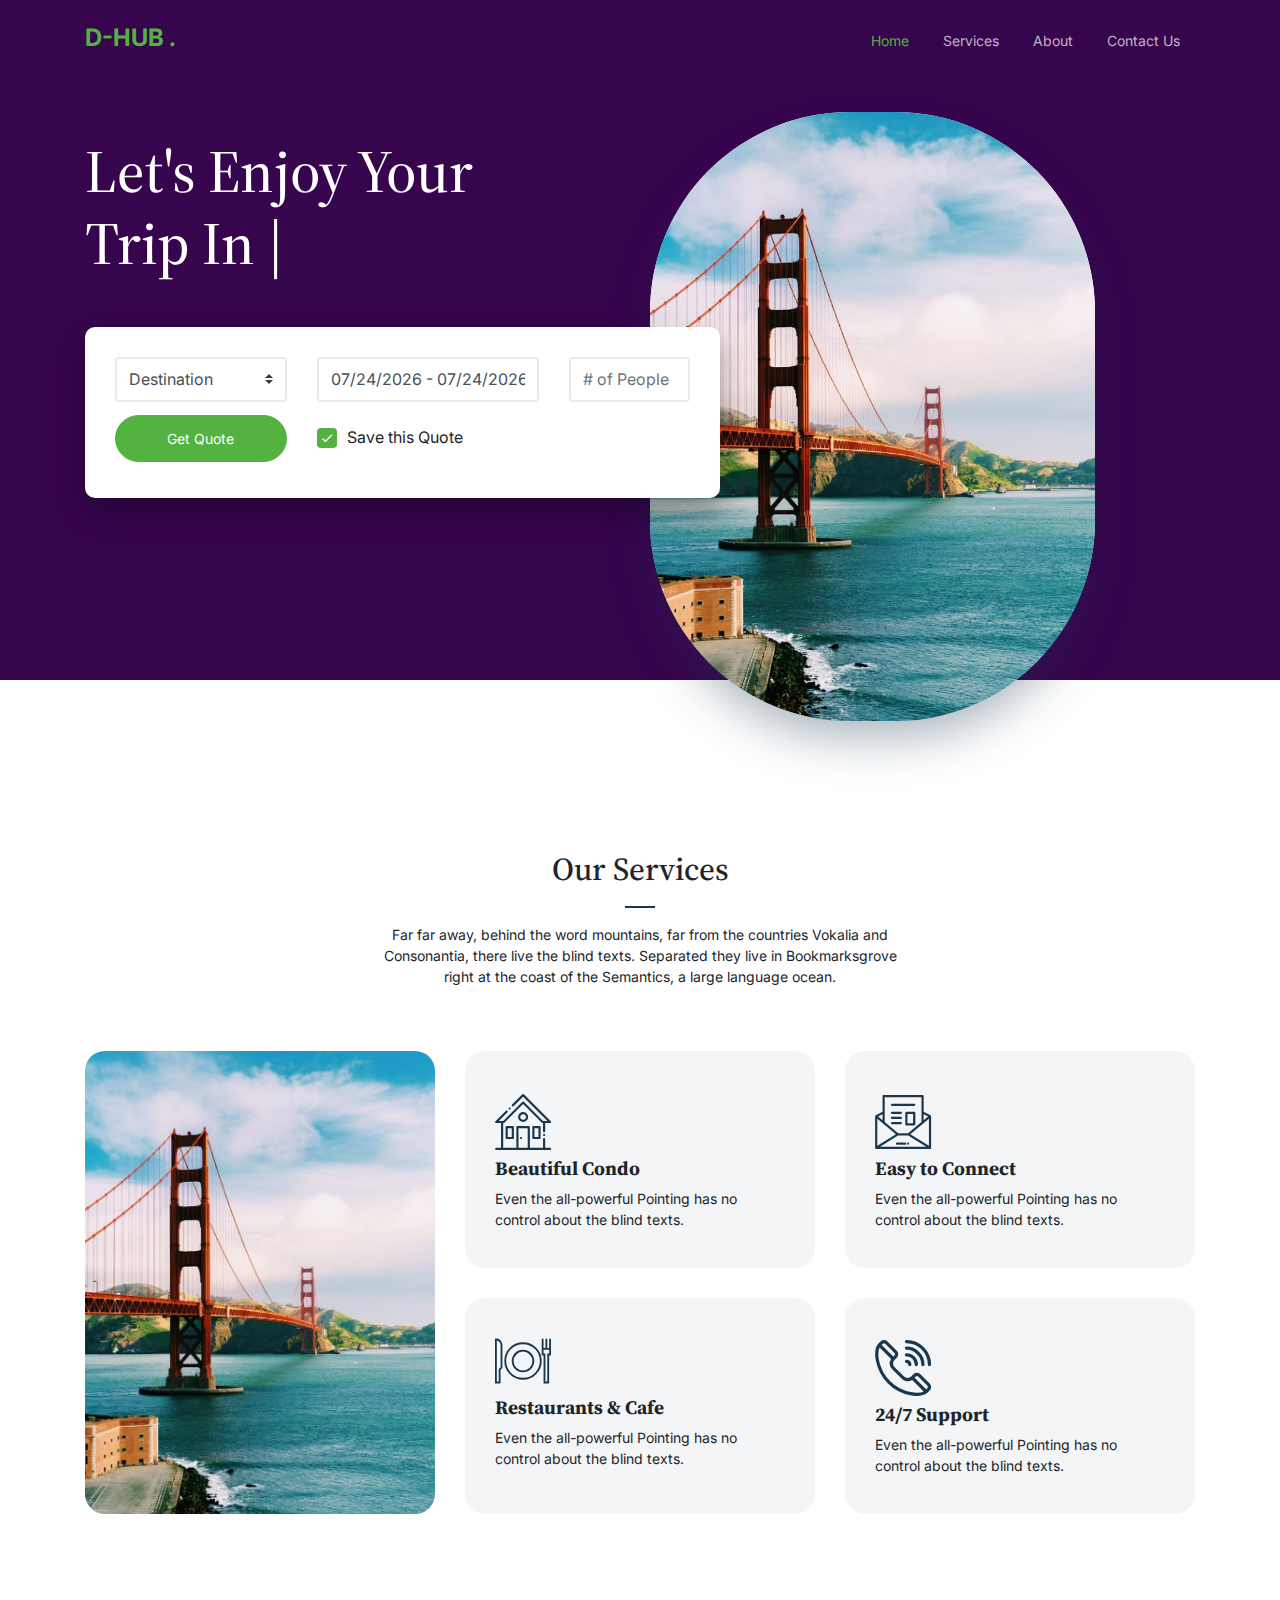
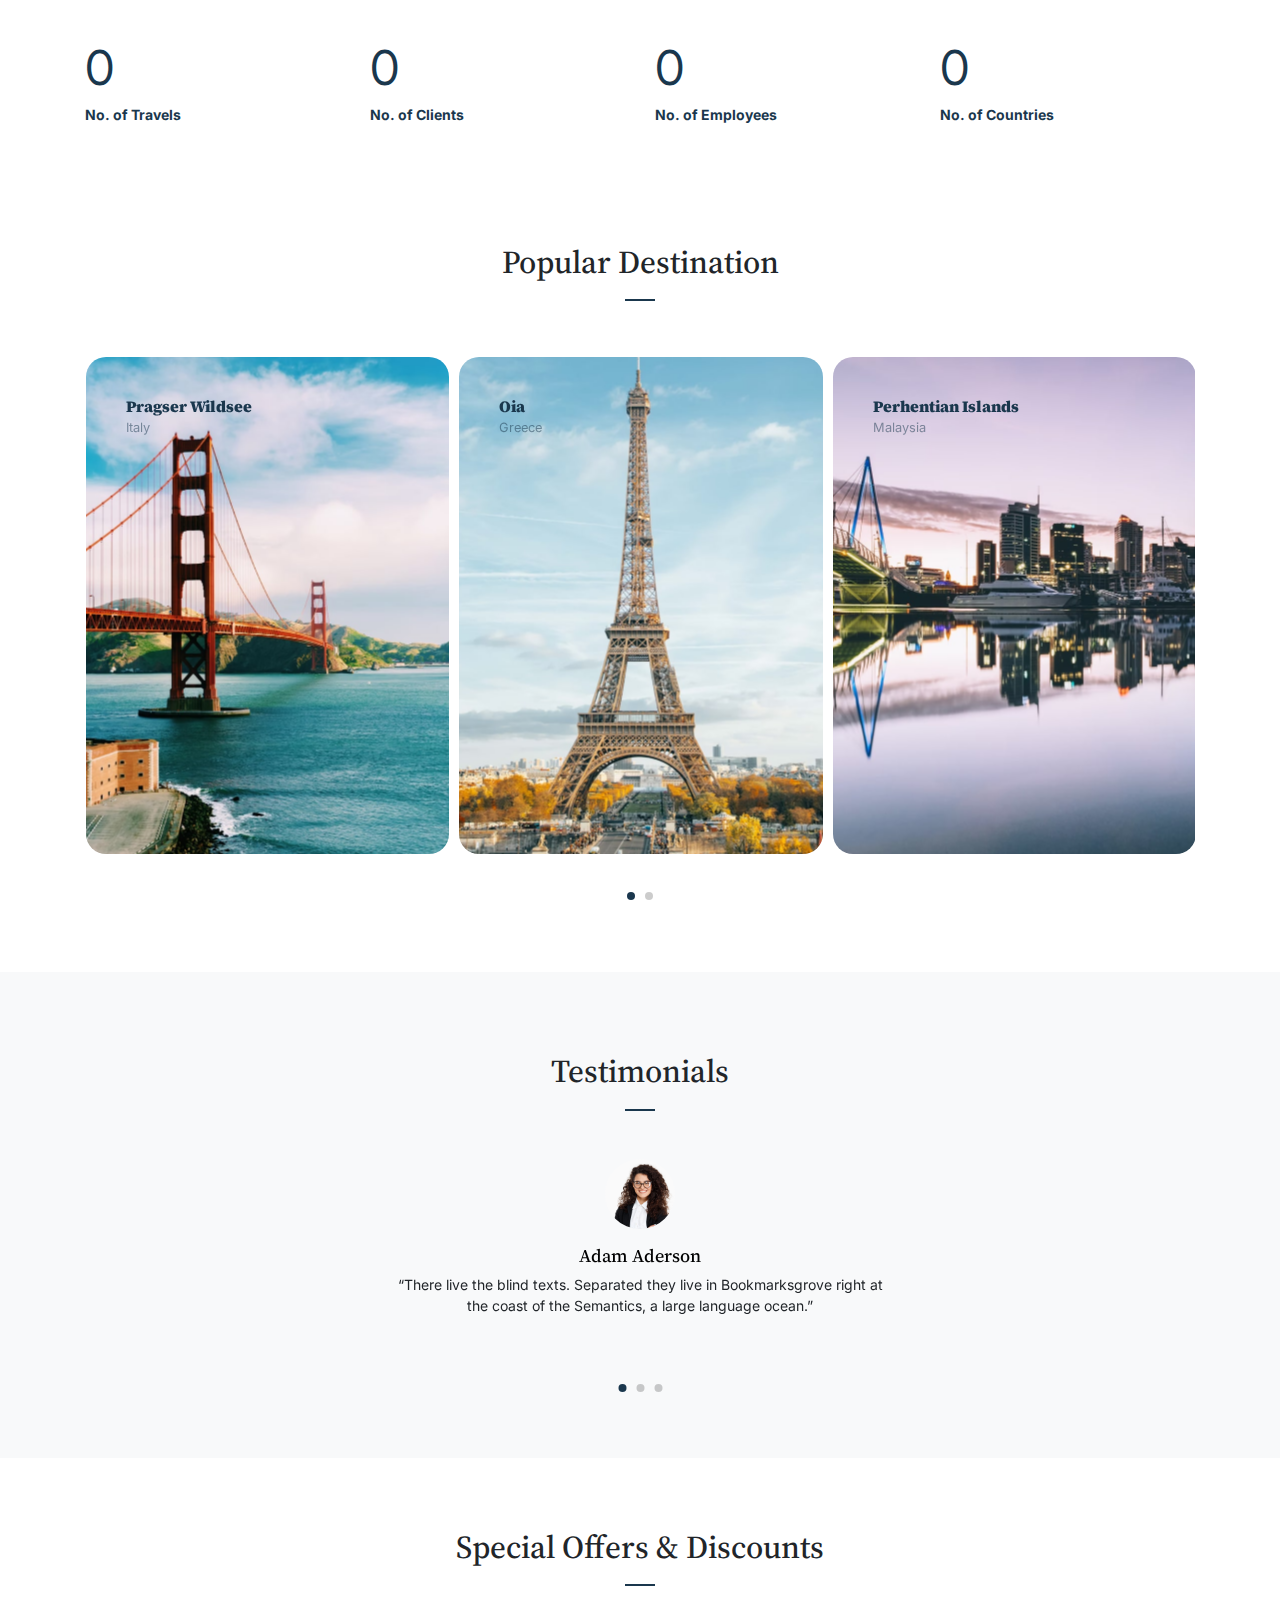
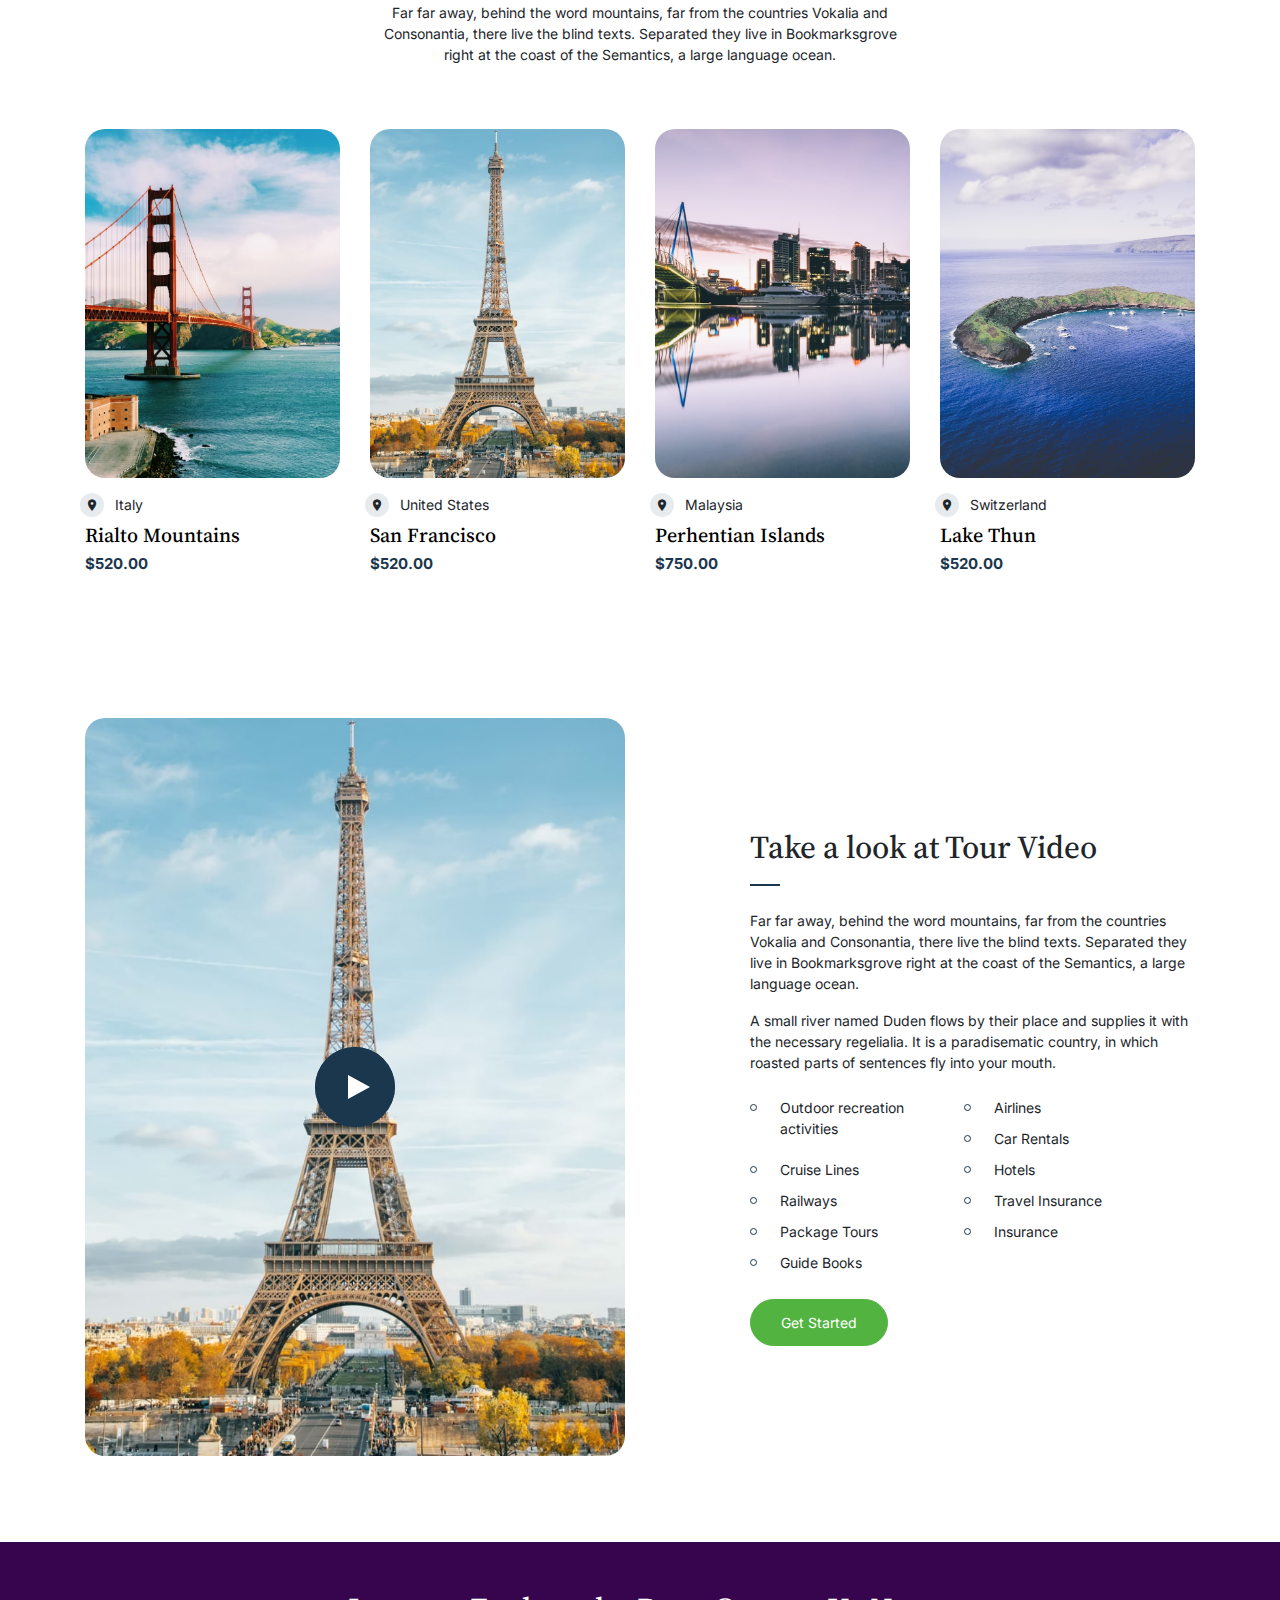
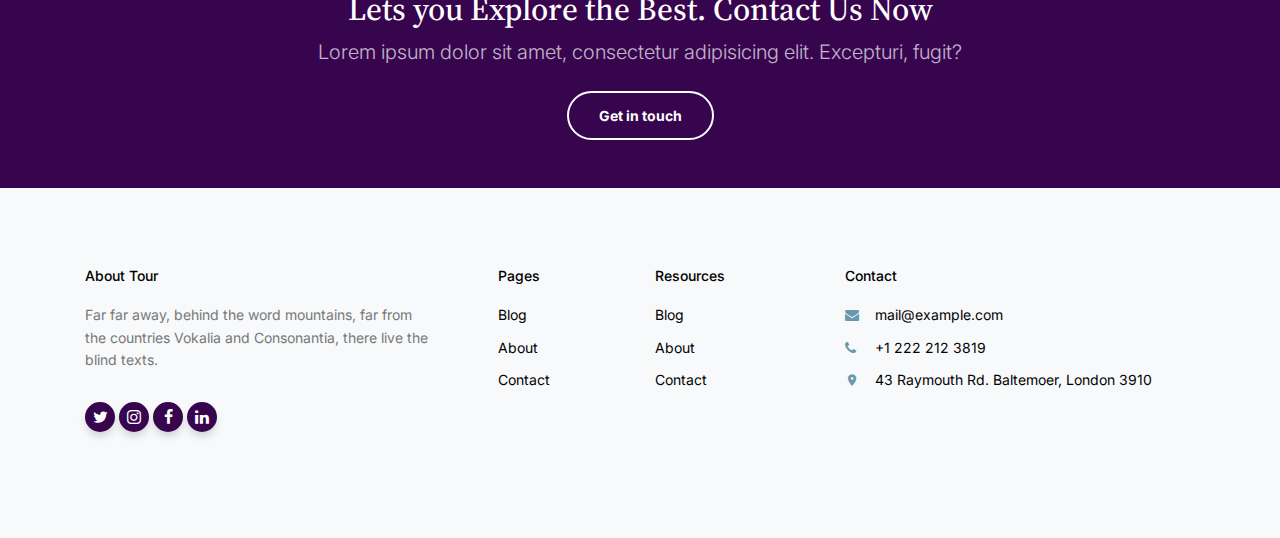
<file: index.html>
<!doctype html>
<html lang="en">
<head>
	<meta charset="utf-8">
	<meta name="viewport" content="width=device-width, initial-scale=1, shrink-to-fit=no">
	<meta name="author" content="Untree.co">
	<!-- <link rel="shortcut icon" href="favicon.png"> -->

	<meta name="description" content="" />
	<meta name="keywords" content="bootstrap, bootstrap4" />

	<link rel="preconnect" href="https://fonts.googleapis.com">
	<link rel="preconnect" href="https://fonts.gstatic.com" crossorigin>
	<link href="https://fonts.googleapis.com/css2?family=Inter:wght@400;700&family=Source+Serif+Pro:wght@400;700&display=swap" rel="stylesheet">

	<link rel="stylesheet" href="css/bootstrap.min.css">
	<link rel="stylesheet" href="css/owl.carousel.min.css">
	<link rel="stylesheet" href="css/owl.theme.default.min.css">
	<link rel="stylesheet" href="css/jquery.fancybox.min.css">
	<link rel="stylesheet" href="fonts/icomoon/style.css">
	<link rel="stylesheet" href="fonts/flaticon/font/flaticon.css">
	<link rel="stylesheet" href="css/daterangepicker.css">
	<link rel="stylesheet" href="css/aos.css">
	<link rel="stylesheet" href="css/style.css">

	<title>Home</title>
</head>

<body>


	<div class="site-mobile-menu site-navbar-target">
		<div class="site-mobile-menu-header">
			<div class="site-mobile-menu-close">
				<span class="icofont-close js-menu-toggle"></span>
			</div>
		</div>
		<div class="site-mobile-menu-body"></div>
	</div>

	<nav class="site-nav">
		<div class="container">
			<div class="site-navigation">
				<a href="index.html" class="logo m-0">D-HUB <span class="text-primary1">.</span></a>

				<ul class="js-clone-nav d-none d-lg-inline-block text-left site-menu float-right">
					<li class="active"><a href="index.html">Home</a></li>
					<li><a href="services.html">Services</a></li>
					<li><a href="about.html">About</a></li>
					<li><a href="contact.html">Contact Us</a></li>
				</ul>

				<a href="#" class="burger ml-auto float-right site-menu-toggle js-menu-toggle d-inline-block d-lg-none light" data-toggle="collapse" data-target="#main-navbar">
					<span></span>
				</a>

			</div>
		</div>
	</nav>


	<div class="hero">
		<div class="container">
			<div class="row align-items-center">
				<div class="col-lg-7">
					<div class="intro-wrap">
						<h1 class="mb-5"><span class="d-block">Let's Enjoy Your</span> Trip In <span class="typed-words"></span></h1>

						<div class="row">
							<div class="col-12">
								<form class="form">
									<div class="row mb-2">
										<div class="col-sm-12 col-md-6 mb-3 mb-lg-0 col-lg-4">
											<select name="" id="" class="form-control custom-select">
												<option value="">Destination</option>
												<option value="">Zimbabwe</option>
												<option value="">Zambia</option>
												<option value="">Nigeria</option>
												<option value="">Tanzania</option>
												<option value="">United States</option>
												<option value="">Israel</option>
												<option value="">China</option>
												<option value="">Russia</option>
											</select>
										</div>
										<div class="col-sm-12 col-md-6 mb-3 mb-lg-0 col-lg-5">
											<input type="text" class="form-control" name="daterange">
										</div>
										<div class="col-sm-12 col-md-6 mb-3 mb-lg-0 col-lg-3">
											<input type="text" class="form-control" placeholder="# of People">
										</div>

									</div>    
									<div class="row align-items-center">
										<div class="col-sm-12 col-md-6 mb-3 mb-lg-0 col-lg-4">
											<input type="submit" class="btn btn-primary btn-block" value="Get Quote">
										</div>
										<div class="col-lg-8">
											<label class="control control--checkbox mt-3">
												<span class="caption">Save this Quote</span>
												<input type="checkbox" checked="checked" />
												<div class="control__indicator"></div>
											</label>
										</div>
									</div>
								</form>
							</div>
						</div>
					</div>
				</div>
				<div class="col-lg-5">
					<div class="slides">
						<img src="images/hero-slider-1.jpg" alt="Image" class="img-fluid active">
						<img src="images/hero-slider-2.jpg" alt="Image" class="img-fluid">
						<img src="images/hero-slider-3.jpg" alt="Image" class="img-fluid">
						<img src="images/hero-slider-4.jpg" alt="Image" class="img-fluid">
						<img src="images/hero-slider-5.jpg" alt="Image" class="img-fluid">
					</div>
				</div>
			</div>
		</div>
	</div>


	<div class="untree_co-section">
		<div class="container">
			<div class="row mb-5 justify-content-center">
				<div class="col-lg-6 text-center">
					<h2 class="section-title text-center mb-3">Our Services</h2>
					<p>Far far away, behind the word mountains, far from the countries Vokalia and Consonantia, there live the blind texts. Separated they live in Bookmarksgrove right at the coast of the Semantics, a large language ocean.</p>
				</div>
			</div>
			<div class="row align-items-stretch">
				<div class="col-lg-4 order-lg-1">
					<div class="h-100"><div class="frame h-100"><div class="feature-img-bg h-100" style="background-image: url('images/hero-slider-1.jpg');"></div></div></div>
				</div>

				<div class="col-6 col-sm-6 col-lg-4 feature-1-wrap d-md-flex flex-md-column order-lg-1" >

					<div class="feature-1 d-md-flex">
						<div class="align-self-center">
							<span class="flaticon-house display-4 text-primary"></span>
							<h3>Beautiful Condo</h3>
							<p class="mb-0">Even the all-powerful Pointing has no control about the blind texts.</p>
						</div>
					</div>

					<div class="feature-1 ">
						<div class="align-self-center">
							<span class="flaticon-restaurant display-4 text-primary"></span>
							<h3>Restaurants & Cafe</h3>
							<p class="mb-0">Even the all-powerful Pointing has no control about the blind texts.</p>
						</div>
					</div>

				</div>

				<div class="col-6 col-sm-6 col-lg-4 feature-1-wrap d-md-flex flex-md-column order-lg-3" >

					<div class="feature-1 d-md-flex">
						<div class="align-self-center">
							<span class="flaticon-mail display-4 text-primary"></span>
							<h3>Easy to Connect</h3>
							<p class="mb-0">Even the all-powerful Pointing has no control about the blind texts.</p>
						</div>
					</div>

					<div class="feature-1 d-md-flex">
						<div class="align-self-center">
							<span class="flaticon-phone-call display-4 text-primary"></span>
							<h3>24/7 Support</h3>
							<p class="mb-0">Even the all-powerful Pointing has no control about the blind texts.</p>
						</div>
					</div>

				</div>

			</div>
		</div>
	</div>

	<div class="untree_co-section count-numbers py-5">
		<div class="container">
			<div class="row">
				<div class="col-6 col-sm-6 col-md-6 col-lg-3">
					<div class="counter-wrap">
						<div class="counter">
							<span class="" data-number="9313">0</span>
						</div>
						<span class="caption">No. of Travels</span>
					</div>
				</div>
				<div class="col-6 col-sm-6 col-md-6 col-lg-3">
					<div class="counter-wrap">
						<div class="counter">
							<span class="" data-number="8492">0</span>
						</div>
						<span class="caption">No. of Clients</span>
					</div>
				</div>
				<div class="col-6 col-sm-6 col-md-6 col-lg-3">
					<div class="counter-wrap">
						<div class="counter">
							<span class="" data-number="100">0</span>
						</div>
						<span class="caption">No. of Employees</span>
					</div>
				</div>
				<div class="col-6 col-sm-6 col-md-6 col-lg-3">
					<div class="counter-wrap">
						<div class="counter">
							<span class="" data-number="120">0</span>
						</div>
						<span class="caption">No. of Countries</span>
					</div>
				</div>
			</div>
		</div>
	</div>



	<div class="untree_co-section">
		<div class="container">
			<div class="row text-center justify-content-center mb-5">
				<div class="col-lg-7"><h2 class="section-title text-center">Popular Destination</h2></div>
			</div>

			<div class="owl-carousel owl-3-slider">

				<div class="item">
					<a class="media-thumb" href="images/hero-slider-1.jpg" data-fancybox="gallery">
						<div class="media-text">
							<h3>Pragser Wildsee</h3>
							<span class="location">Italy</span>
						</div>
						<img src="images/hero-slider-1.jpg" alt="Image" class="img-fluid">
					</a> 
				</div>

				<div class="item">
					<a class="media-thumb" href="images/hero-slider-2.jpg" data-fancybox="gallery">
						<div class="media-text">
							<h3>Oia</h3>
							<span class="location">Greece</span>
						</div>
						<img src="images/hero-slider-2.jpg" alt="Image" class="img-fluid">
					</a> 
				</div>

				<div class="item">
					<a class="media-thumb" href="images/hero-slider-3.jpg" data-fancybox="gallery">
						<div class="media-text">
							<h3>Perhentian Islands</h3>
							<span class="location">Malaysia</span>
						</div>
						<img src="images/hero-slider-3.jpg" alt="Image" class="img-fluid">
					</a> 
				</div>


				<div class="item">
					<a class="media-thumb" href="images/hero-slider-4.jpg" data-fancybox="gallery">
						<div class="media-text">
							<h3>Rialto Bridge</h3>
							<span class="location">Italy</span>
						</div>
						<img src="images/hero-slider-4.jpg" alt="Image" class="img-fluid">
					</a> 
				</div>

				<div class="item">
					<a class="media-thumb" href="images/hero-slider-5.jpg" data-fancybox="gallery">
						<div class="media-text">
							<h3>San Francisco, United States</h3>
							<span class="location">United States</span>
						</div>
						<img src="images/hero-slider-5.jpg" alt="Image" class="img-fluid">
					</a> 
				</div>

				<div class="item">
					<a class="media-thumb" href="images/hero-slider-1.jpg" data-fancybox="gallery">
						<div class="media-text">
							<h3>Lake Thun</h3>
							<span class="location">Switzerland</span>
						</div>
						<img src="images/hero-slider-2.jpg" alt="Image" class="img-fluid">
					</a> 
				</div>

			</div>

		</div>
	</div>


	<div class="untree_co-section testimonial-section mt-5">
		<div class="container">
			<div class="row justify-content-center">
				<div class="col-lg-7 text-center">
					<h2 class="section-title text-center mb-5">Testimonials</h2>

					<div class="owl-single owl-carousel no-nav">
						<div class="testimonial mx-auto">
							<figure class="img-wrap">
								<img src="images/person_2.jpg" alt="Image" class="img-fluid">
							</figure>
							<h3 class="name">Adam Aderson</h3>
							<blockquote>
								<p>&ldquo;There live the blind texts. Separated they live in Bookmarksgrove right at the coast of the Semantics, a large language ocean.&rdquo;</p>
							</blockquote>
						</div>

						<div class="testimonial mx-auto">
							<figure class="img-wrap">
								<img src="images/person_3.jpg" alt="Image" class="img-fluid">
							</figure>
							<h3 class="name">Lukas Devlin</h3>
							<blockquote>
								<p>&ldquo;There live the blind texts. Separated they live in Bookmarksgrove right at the coast of the Semantics, a large language ocean.&rdquo;</p>
							</blockquote>
						</div>

						<div class="testimonial mx-auto">
							<figure class="img-wrap">
								<img src="images/person_4.jpg" alt="Image" class="img-fluid">
							</figure>
							<h3 class="name">Kayla Bryant</h3>
							<blockquote>
								<p>&ldquo;There live the blind texts. Separated they live in Bookmarksgrove right at the coast of the Semantics, a large language ocean.&rdquo;</p>
							</blockquote>
						</div>

					</div>

				</div>
			</div>
		</div>
	</div>


	<div class="untree_co-section">
		<div class="container">
			<div class="row justify-content-center text-center mb-5">
				<div class="col-lg-6">
					<h2 class="section-title text-center mb-3">Special Offers &amp; Discounts</h2>
					<p>Far far away, behind the word mountains, far from the countries Vokalia and Consonantia, there live the blind texts. Separated they live in Bookmarksgrove right at the coast of the Semantics, a large language ocean.</p>
				</div>
			</div>
			<div class="row">
				<div class="col-6 col-sm-6 col-md-6 col-lg-3 mb-4 mb-lg-0">
					<div class="media-1">
						<a href="#" class="d-block mb-3"><img src="images/hero-slider-1.jpg" alt="Image" class="img-fluid"></a>
						<span class="d-flex align-items-center loc mb-2">
							<span class="icon-room mr-3"></span>
							<span>Italy</span>
						</span>
						<div class="d-flex align-items-center">
							<div>
								<h3><a href="#">Rialto Mountains</a></h3>
								<div class="price ml-auto">
									<span>$520.00</span>
								</div>
							</div>
							
						</div>
						
					</div>
				</div>
				<div class="col-6 col-sm-6 col-md-6 col-lg-3 mb-4 mb-lg-0">
					<div class="media-1">
						<a href="#" class="d-block mb-3"><img src="images/hero-slider-2.jpg" alt="Image" class="img-fluid"></a>
						<span class="d-flex align-items-center loc mb-2">
							<span class="icon-room mr-3"></span>
							<span>United States</span>
						</span>
						<div class="d-flex align-items-center">
							<div>
								<h3><a href="#">San Francisco</a></h3>
								<div class="price ml-auto">
									<span>$520.00</span>
								</div>
							</div>
							
						</div>
						
					</div>
				</div>
				<div class="col-6 col-sm-6 col-md-6 col-lg-3 mb-4 mb-lg-0">
					<div class="media-1">
						<a href="#" class="d-block mb-3"><img src="images/hero-slider-3.jpg" alt="Image" class="img-fluid"></a>
						<span class="d-flex align-items-center loc mb-2">
							<span class="icon-room mr-3"></span>
							<span>Malaysia</span>
						</span>
						<div class="d-flex align-items-center">
							<div>
								<h3><a href="#">Perhentian Islands</a></h3>
								<div class="price ml-auto">
									<span>$750.00</span>
								</div>
							</div>
							
						</div>
						
					</div>
				</div>
				<div class="col-6 col-sm-6 col-md-6 col-lg-3 mb-4 mb-lg-0">
					<div class="media-1">
						<a href="#" class="d-block mb-3"><img src="images/hero-slider-4.jpg" alt="Image" class="img-fluid"></a>

						<span class="d-flex align-items-center loc mb-2">
							<span class="icon-room mr-3"></span>
							<span>Switzerland</span>
						</span>

						<div class="d-flex align-items-center">
							<div>
								<h3><a href="#">Lake Thun</a></h3>
								<div class="price ml-auto">
									<span>$520.00</span>
								</div>
							</div>
							
						</div>
						
					</div>
				</div>
			</div>
		</div>
	</div>

	<div class="untree_co-section">
		<div class="container">
			<div class="row justify-content-between align-items-center">
				
				<div class="col-lg-6">
					<figure class="img-play-video">
						<a id="play-video" class="video-play-button" href="https://www.youtube.com/watch?v=mwtbEGNABWU" data-fancybox>
							<span></span>
						</a>
						<img src="images/hero-slider-2.jpg" alt="Image" class="img-fluid rounded-20">
					</figure>
				</div>

				<div class="col-lg-5">
					<h2 class="section-title text-left mb-4">Take a look at Tour Video</h2>
					<p>Far far away, behind the word mountains, far from the countries Vokalia and Consonantia, there live the blind texts. Separated they live in Bookmarksgrove right at the coast of the Semantics, a large language ocean.</p>

					<p class="mb-4">A small river named Duden flows by their place and supplies it with the necessary regelialia. It is a paradisematic country, in which roasted parts of sentences fly into your mouth.</p>

					<ul class="list-unstyled two-col clearfix">
						<li>Outdoor recreation activities</li>
						<li>Airlines</li>
						<li>Car Rentals</li>
						<li>Cruise Lines</li>
						<li>Hotels</li>
						<li>Railways</li>
						<li>Travel Insurance</li>
						<li>Package Tours</li>
						<li>Insurance</li>
						<li>Guide Books</li>
					</ul>

					<p><a href="#" class="btn btn-primary">Get Started</a></p>

					
				</div>
			</div>
		</div>
	</div>

	
	
	<div class="py-5 cta-section">
		<div class="container">
			<div class="row text-center">
				<div class="col-md-12">
					<h2 class="mb-2 text-white">Lets you Explore the Best. Contact Us Now</h2>
					<p class="mb-4 lead text-white text-white-opacity">Lorem ipsum dolor sit amet, consectetur adipisicing elit. Excepturi, fugit?</p>
					<p class="mb-0"><a href="booking.html" class="btn btn-outline-white text-white btn-md font-weight-bold">Get in touch</a></p>
				</div>
			</div>
		</div>
	</div>

	<div class="site-footer">
		<div class="inner first">
			<div class="container">
				<div class="row">
					<div class="col-md-6 col-lg-4">
						<div class="widget">
							<h3 class="heading">About Tour</h3>
							<p>Far far away, behind the word mountains, far from the countries Vokalia and Consonantia, there live the blind texts.</p>
						</div>
						<div class="widget">
							<ul class="list-unstyled social">
								<li><a href="#"><span class="icon-twitter"></span></a></li>
								<li><a href="#"><span class="icon-instagram"></span></a></li>
								<li><a href="#"><span class="icon-facebook"></span></a></li>
								<li><a href="#"><span class="icon-linkedin"></span></a></li>
							</ul>
						</div>
					</div>
					<div class="col-md-6 col-lg-2 pl-lg-5">
						<div class="widget">
							<h3 class="heading">Pages</h3>
							<ul class="links list-unstyled">
								<li><a href="#">Blog</a></li>
								<li><a href="#">About</a></li>
								<li><a href="#">Contact</a></li>
							</ul>
						</div>
					</div>
					<div class="col-md-6 col-lg-2">
						<div class="widget">
							<h3 class="heading">Resources</h3>
							<ul class="links list-unstyled">
								<li><a href="#">Blog</a></li>
								<li><a href="#">About</a></li>
								<li><a href="#">Contact</a></li>
							</ul>
						</div>
					</div>
					<div class="col-md-6 col-lg-4">
						<div class="widget">
							<h3 class="heading">Contact</h3>
							<ul class="list-unstyled quick-info links">
								<li class="email"><a href="#">mail@example.com</a></li>
								<li class="phone"><a href="#">+1 222 212 3819</a></li>
								<li class="address"><a href="#">43 Raymouth Rd. Baltemoer, London 3910</a></li>
							</ul>
						</div>
					</div>
				</div>
			</div>
		</div>
	</div>

	<div id="overlayer"></div>
	<div class="loader">
		<div class="spinner-border" role="status">
			<span class="sr-only">Loading...</span>
		</div>
	</div>

	<script src="js/jquery-3.4.1.min.js"></script>
	<script src="js/popper.min.js"></script>
	<script src="js/bootstrap.min.js"></script>
	<script src="js/owl.carousel.min.js"></script>
	<script src="js/jquery.animateNumber.min.js"></script>
	<script src="js/jquery.waypoints.min.js"></script>
	<script src="js/jquery.fancybox.min.js"></script>
	<script src="js/aos.js"></script>
	<script src="js/moment.min.js"></script>
	<script src="js/daterangepicker.js"></script>

	<script src="js/typed.js"></script>
	<script>
		$(function() {
			var slides = $('.slides'),
			images = slides.find('img');

			images.each(function(i) {
				$(this).attr('data-id', i + 1);
			})

			var typed = new Typed('.typed-words', {
				strings: ["San Francisco."," Paris."," New Zealand.", " Maui.", " London."],
				typeSpeed: 80,
				backSpeed: 80,
				backDelay: 4000,
				startDelay: 1000,
				loop: true,
				showCursor: true,
				preStringTyped: (arrayPos, self) => {
					arrayPos++;
					console.log(arrayPos);
					$('.slides img').removeClass('active');
					$('.slides img[data-id="'+arrayPos+'"]').addClass('active');
				}

			});
		})
	</script>

	<script src="js/custom.js"></script>

</body>

</html>
</file>
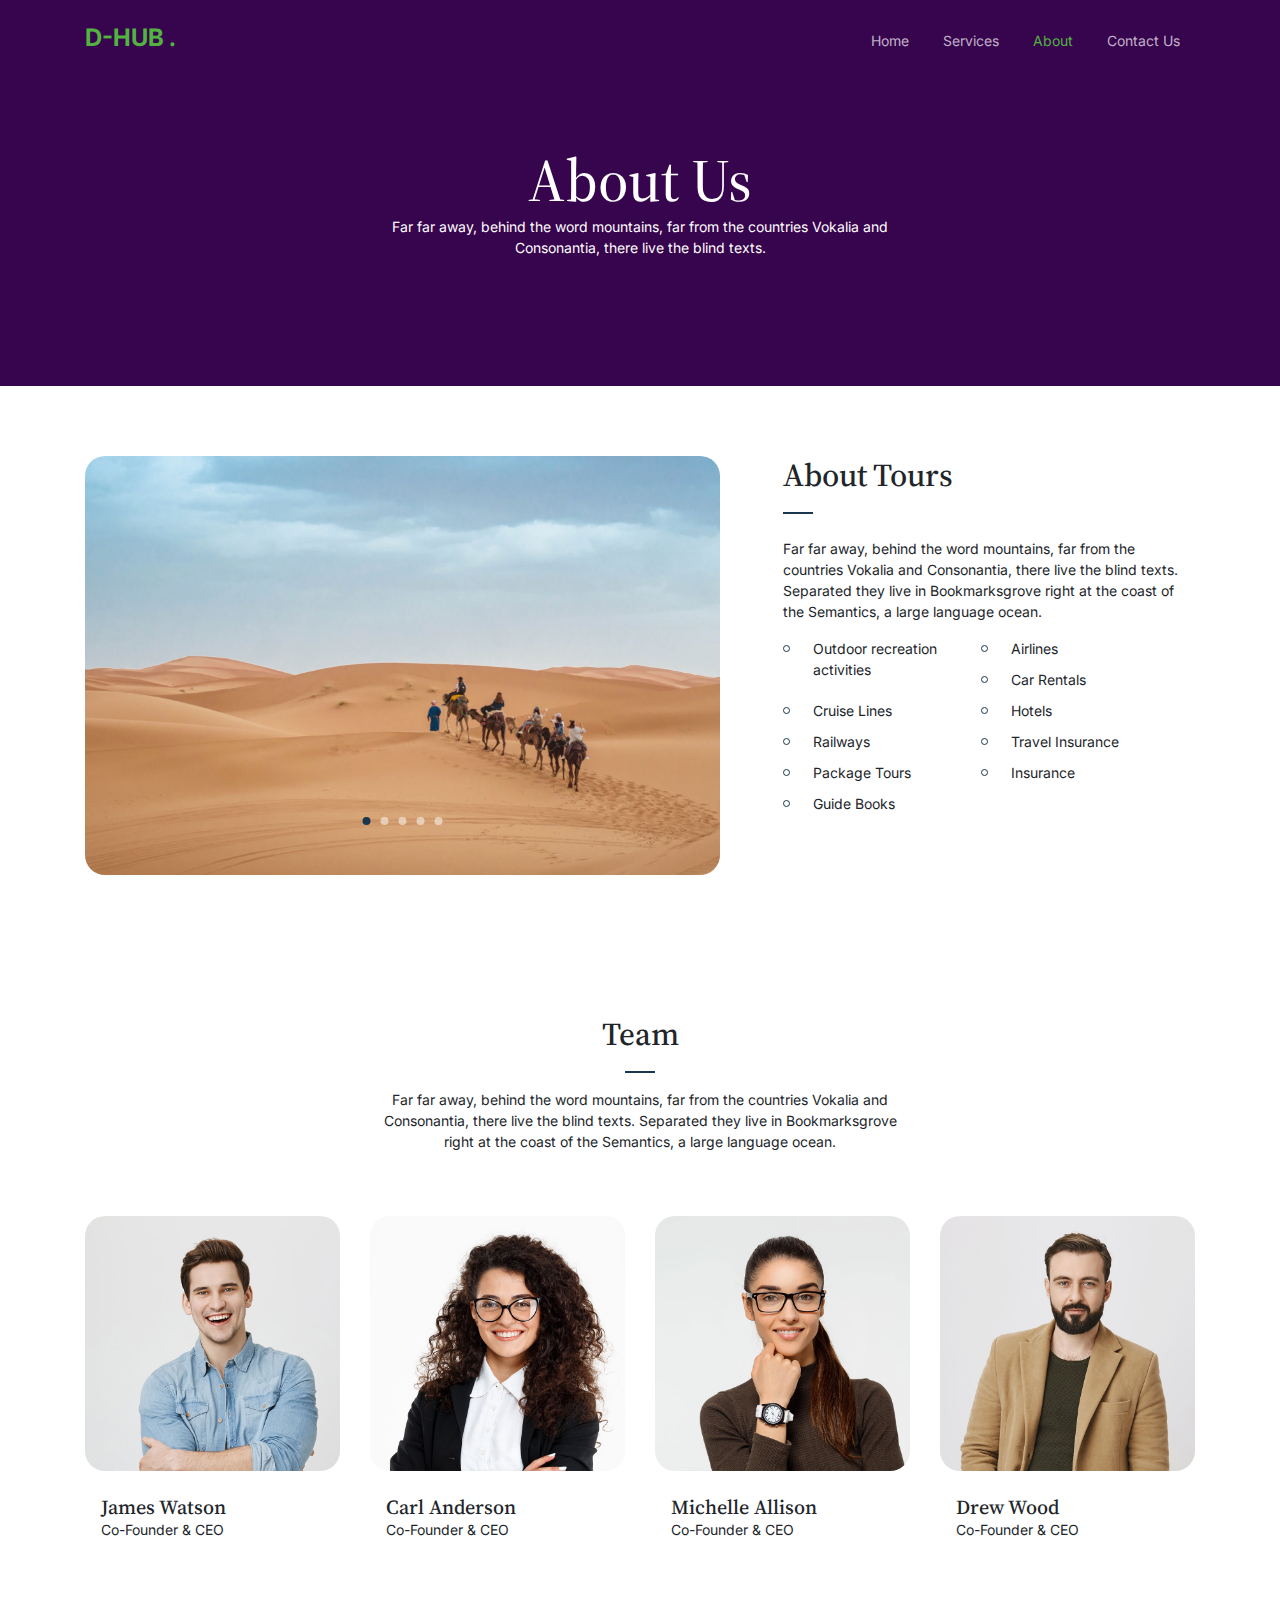
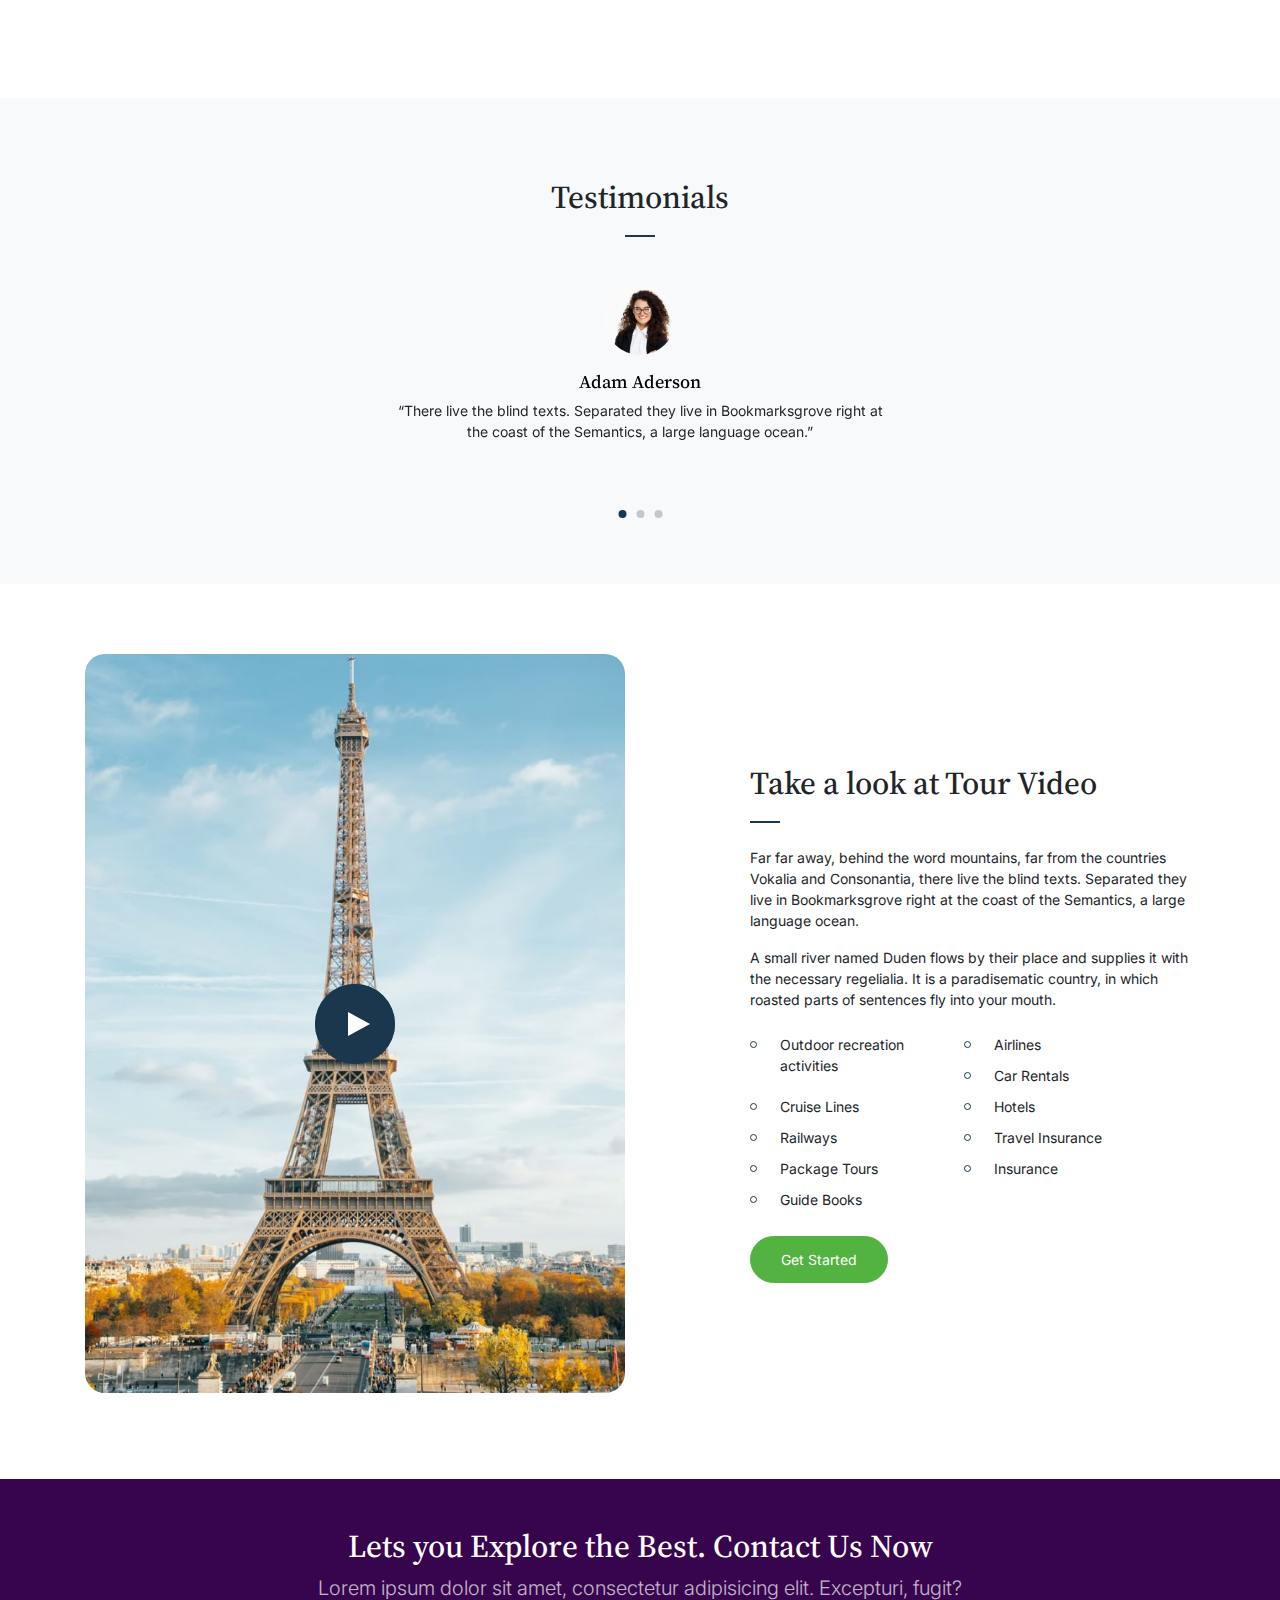
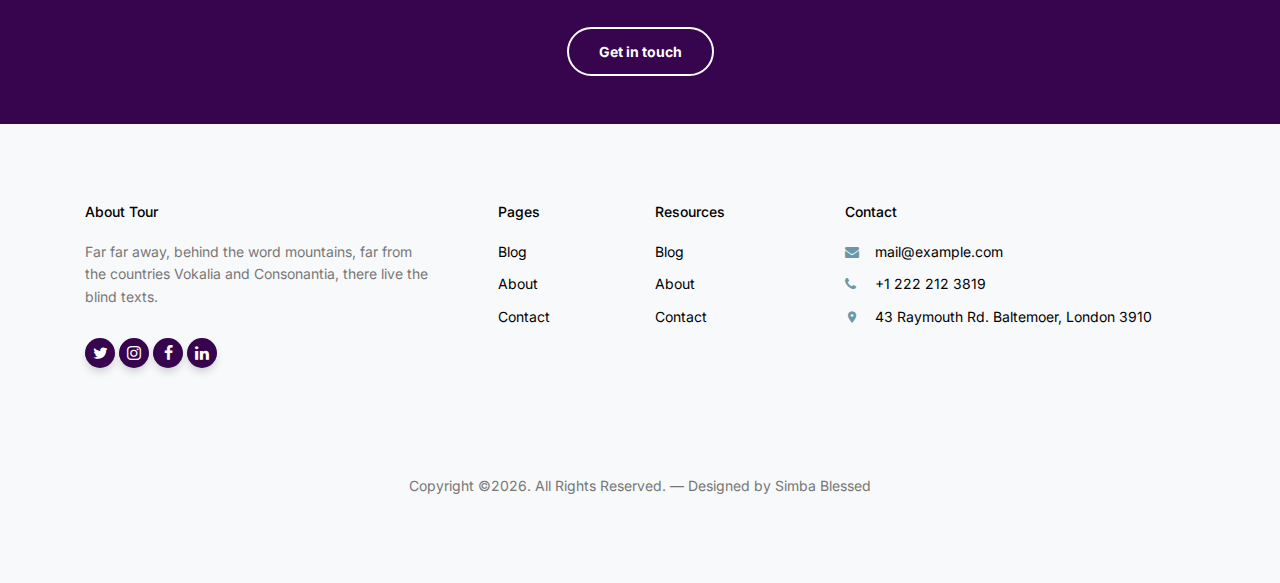
<file: about.html>
<!doctype html>
<html lang="en">
<head>
  <meta charset="utf-8">
  <meta name="viewport" content="width=device-width, initial-scale=1, shrink-to-fit=no">
  <meta name="author" content="Untree.co">
  <!-- <link rel="shortcut icon" href="favicon.png"> -->

  <meta name="description" content="" />
  <meta name="keywords" content="bootstrap, bootstrap4" />

  <link rel="preconnect" href="https://fonts.googleapis.com">
  <link rel="preconnect" href="https://fonts.gstatic.com" crossorigin>
  <link href="https://fonts.googleapis.com/css2?family=Inter:wght@400;700&family=Source+Serif+Pro:wght@400;700&display=swap" rel="stylesheet">

  <link rel="stylesheet" href="css/bootstrap.min.css">
  <link rel="stylesheet" href="css/owl.carousel.min.css">
  <link rel="stylesheet" href="css/owl.theme.default.min.css">
  <link rel="stylesheet" href="css/jquery.fancybox.min.css">
  <link rel="stylesheet" href="fonts/icomoon/style.css">
  <link rel="stylesheet" href="fonts/flaticon/font/flaticon.css">
  <link rel="stylesheet" href="css/daterangepicker.css">
  <link rel="stylesheet" href="css/aos.css">
  <link rel="stylesheet" href="css/style.css">

  <title>About</title>
</head>

<body>


  <div class="site-mobile-menu site-navbar-target">
    <div class="site-mobile-menu-header">
      <div class="site-mobile-menu-close">
        <span class="icofont-close js-menu-toggle"></span>
      </div>
    </div>
    <div class="site-mobile-menu-body"></div>
  </div>

  <nav class="site-nav">
    <div class="container">
      <div class="site-navigation">
        <a href="index.html" class="logo m-0">D-HUB <span class="text-primary1">.</span></a>

        <ul class="js-clone-nav d-none d-lg-inline-block text-left site-menu float-right">
          <li><a href="index.html">Home</a></li>
          <li><a href="services.html">Services</a></li>
          <li class="active"><a href="about.html">About</a></li>
          <li><a href="contact.html">Contact Us</a></li>
        </ul>

        <a href="#" class="burger ml-auto float-right site-menu-toggle js-menu-toggle d-inline-block d-lg-none light" data-toggle="collapse" data-target="#main-navbar">
          <span></span>
        </a>

      </div>
    </div>
  </nav>


  <div class="hero hero-inner">
    <div class="container">
      <div class="row align-items-center">
        <div class="col-lg-6 mx-auto text-center">
          <div class="intro-wrap">
            <h1 class="mb-0">About Us</h1>
            <p class="text-white">Far far away, behind the word mountains, far from the countries Vokalia and Consonantia, there live the blind texts. </p>
          </div>
        </div>
      </div>
    </div>
  </div>

  
  
  <div class="untree_co-section">
    <div class="container">
      <div class="row">
        <div class="col-lg-7">
          <div class="owl-single dots-absolute owl-carousel">
            <img src="images/slider-1.jpg" alt="Free HTML Template by Untree.co" class="img-fluid rounded-20">
            <img src="images/slider-2.jpg" alt="Free HTML Template by Untree.co" class="img-fluid rounded-20">
            <img src="images/slider-3.jpg" alt="Free HTML Template by Untree.co" class="img-fluid rounded-20">
            <img src="images/slider-4.jpg" alt="Free HTML Template by Untree.co" class="img-fluid rounded-20">
            <img src="images/slider-5.jpg" alt="Free HTML Template by Untree.co" class="img-fluid rounded-20">
          </div>
        </div>
        <div class="col-lg-5 pl-lg-5 ml-auto">
          <h2 class="section-title mb-4">About Tours</h2>
          <p>Far far away, behind the word mountains, far from the countries Vokalia and Consonantia, there live the blind texts. Separated they live in Bookmarksgrove right at the coast of the Semantics, a large language ocean.</p>
          <ul class="list-unstyled two-col clearfix">
            <li>Outdoor recreation activities</li>
            <li>Airlines</li>
            <li>Car Rentals</li>
            <li>Cruise Lines</li>
            <li>Hotels</li>
            <li>Railways</li>
            <li>Travel Insurance</li>
            <li>Package Tours</li>
            <li>Insurance</li>
            <li>Guide Books</li>
          </ul>
        </div>
      </div>
    </div>
  </div>

  <div class="untree_co-section">
    <div class="container">
      <div class="row justify-content-center mb-5">
        <div class="col-md-6 text-center">
          <h2 class="section-title mb-3 text-center">Team</h2>
          <p>Far far away, behind the word mountains, far from the countries Vokalia and Consonantia, there live the blind texts. Separated they live in Bookmarksgrove right at the coast of the Semantics, a large language ocean.</p>
        </div>
      </div>

      <div class="row">
        <div class="col-lg-3 mb-4">
          <div class="team">
            <img src="images/person_1.jpg" alt="Image" class="img-fluid mb-4 rounded-20">
            <div class="px-3">
              <h3 class="mb-0">James Watson</h3>
              <p>Co-Founder &amp; CEO</p>
            </div>
          </div>
        </div>
        <div class="col-lg-3 mb-4">
          <div class="team">
            <img src="images/person_2.jpg" alt="Image" class="img-fluid mb-4 rounded-20">
            <div class="px-3">
              <h3 class="mb-0">Carl Anderson</h3>
              <p>Co-Founder &amp; CEO</p>
            </div>
          </div>
        </div>

        <div class="col-lg-3 mb-4">
          <div class="team">
            <img src="images/person_4.jpg" alt="Image" class="img-fluid mb-4 rounded-20">
            <div class="px-3">
              <h3 class="mb-0">Michelle Allison</h3>
              <p>Co-Founder &amp; CEO</p>
            </div>
          </div>
        </div>
        <div class="col-lg-3 mb-4">
          <div class="team">
            <img src="images/person_3.jpg" alt="Image" class="img-fluid mb-4 rounded-20">
            <div class="px-3">
              <h3 class="mb-0">Drew Wood</h3>
              <p>Co-Founder &amp; CEO</p>
            </div>
          </div>
        </div>

      </div>

    </div>
  </div>


  

  <div class="untree_co-section testimonial-section mt-5">
    <div class="container">
      <div class="row justify-content-center">
        <div class="col-lg-7 text-center">
          <h2 class="section-title text-center mb-5">Testimonials</h2>

          <div class="owl-single owl-carousel no-nav">
            <div class="testimonial mx-auto">
              <figure class="img-wrap">
                <img src="images/person_2.jpg" alt="Image" class="img-fluid">
              </figure>
              <h3 class="name">Adam Aderson</h3>
              <blockquote>
                <p>&ldquo;There live the blind texts. Separated they live in Bookmarksgrove right at the coast of the Semantics, a large language ocean.&rdquo;</p>
              </blockquote>
            </div>

            <div class="testimonial mx-auto">
              <figure class="img-wrap">
                <img src="images/person_3.jpg" alt="Image" class="img-fluid">
              </figure>
              <h3 class="name">Lukas Devlin</h3>
              <blockquote>
                <p>&ldquo;There live the blind texts. Separated they live in Bookmarksgrove right at the coast of the Semantics, a large language ocean.&rdquo;</p>
              </blockquote>
            </div>

            <div class="testimonial mx-auto">
              <figure class="img-wrap">
                <img src="images/person_4.jpg" alt="Image" class="img-fluid">
              </figure>
              <h3 class="name">Kayla Bryant</h3>
              <blockquote>
                <p>&ldquo;There live the blind texts. Separated they live in Bookmarksgrove right at the coast of the Semantics, a large language ocean.&rdquo;</p>
              </blockquote>
            </div>

          </div>

        </div>
      </div>
    </div>
  </div>

  <div class="untree_co-section">
    <div class="container">
      <div class="row justify-content-between align-items-center">

        <div class="col-lg-6">
          <figure class="img-play-video">
            <a id="play-video" class="video-play-button" href="https://www.youtube.com/watch?v=mwtbEGNABWU" data-fancybox>
              <span></span>
            </a>
            <img src="images/hero-slider-2.jpg" alt="Image" class="img-fluid rounded-20">
          </figure>
        </div>

        <div class="col-lg-5">
          <h2 class="section-title text-left mb-4">Take a look at Tour Video</h2>
          <p>Far far away, behind the word mountains, far from the countries Vokalia and Consonantia, there live the blind texts. Separated they live in Bookmarksgrove right at the coast of the Semantics, a large language ocean.</p>

          <p class="mb-4">A small river named Duden flows by their place and supplies it with the necessary regelialia. It is a paradisematic country, in which roasted parts of sentences fly into your mouth.</p>

          <ul class="list-unstyled two-col clearfix">
            <li>Outdoor recreation activities</li>
            <li>Airlines</li>
            <li>Car Rentals</li>
            <li>Cruise Lines</li>
            <li>Hotels</li>
            <li>Railways</li>
            <li>Travel Insurance</li>
            <li>Package Tours</li>
            <li>Insurance</li>
            <li>Guide Books</li>
          </ul>

          <p><a href="#" class="btn btn-primary">Get Started</a></p>

          
        </div>
      </div>
    </div>
  </div>
  
  <div class="py-5 cta-section">
    <div class="container">
      <div class="row text-center">
        <div class="col-md-12">
          <h2 class="mb-2 text-white">Lets you Explore the Best. Contact Us Now</h2>
          <p class="mb-4 lead text-white text-white-opacity">Lorem ipsum dolor sit amet, consectetur adipisicing elit. Excepturi, fugit?</p>
          <p class="mb-0"><a href="booking.html" class="btn btn-outline-white text-white btn-md font-weight-bold">Get in touch</a></p>
        </div>
      </div>
    </div>
  </div>

  <div class="site-footer">
    <div class="inner first">
      <div class="container">
        <div class="row">
          <div class="col-md-6 col-lg-4">
            <div class="widget">
              <h3 class="heading">About Tour</h3>
              <p>Far far away, behind the word mountains, far from the countries Vokalia and Consonantia, there live the blind texts.</p>
            </div>
            <div class="widget">
              <ul class="list-unstyled social">
                <li><a href="#"><span class="icon-twitter"></span></a></li>
                <li><a href="#"><span class="icon-instagram"></span></a></li>
                <li><a href="#"><span class="icon-facebook"></span></a></li>
                <li><a href="#"><span class="icon-linkedin"></span></a></li>
              </ul>
            </div>
          </div>
          <div class="col-md-6 col-lg-2 pl-lg-5">
            <div class="widget">
              <h3 class="heading">Pages</h3>
              <ul class="links list-unstyled">
                <li><a href="#">Blog</a></li>
                <li><a href="#">About</a></li>
                <li><a href="#">Contact</a></li>
              </ul>
            </div>
          </div>
          <div class="col-md-6 col-lg-2">
            <div class="widget">
              <h3 class="heading">Resources</h3>
              <ul class="links list-unstyled">
                <li><a href="#">Blog</a></li>
                <li><a href="#">About</a></li>
                <li><a href="#">Contact</a></li>
              </ul>
            </div>
          </div>
          <div class="col-md-6 col-lg-4">
            <div class="widget">
              <h3 class="heading">Contact</h3>
              <ul class="list-unstyled quick-info links">
                <li class="email"><a href="#">mail@example.com</a></li>
                <li class="phone"><a href="#">+1 222 212 3819</a></li>
                <li class="address"><a href="#">43 Raymouth Rd. Baltemoer, London 3910</a></li>
              </ul>
            </div>
          </div>
        </div>
      </div>
    </div>



    <div class="inner dark">
      <div class="container">
        <div class="row text-center">
          <div class="col-md-8 mb-3 mb-md-0 mx-auto">
            <p>Copyright &copy;<script>document.write(new Date().getFullYear());</script>. All Rights Reserved. &mdash; Designed by Simba Blessed 
            </p>
          </div>
          
        </div>
      </div>
    </div>
  </div>

  <div id="overlayer"></div>
  <div class="loader">
    <div class="spinner-border" role="status">
      <span class="sr-only">Loading...</span>
    </div>
  </div>

  <script src="js/jquery-3.4.1.min.js"></script>
  <script src="js/popper.min.js"></script>
  <script src="js/bootstrap.min.js"></script>
  <script src="js/owl.carousel.min.js"></script>
  <script src="js/jquery.animateNumber.min.js"></script>
  <script src="js/jquery.waypoints.min.js"></script>
  <script src="js/jquery.fancybox.min.js"></script>
  <script src="js/aos.js"></script>
  <script src="js/moment.min.js"></script>
  <script src="js/daterangepicker.js"></script>

  <script src="js/typed.js"></script>
  
  <script src="js/custom.js"></script>

</body>

</html>
</file>
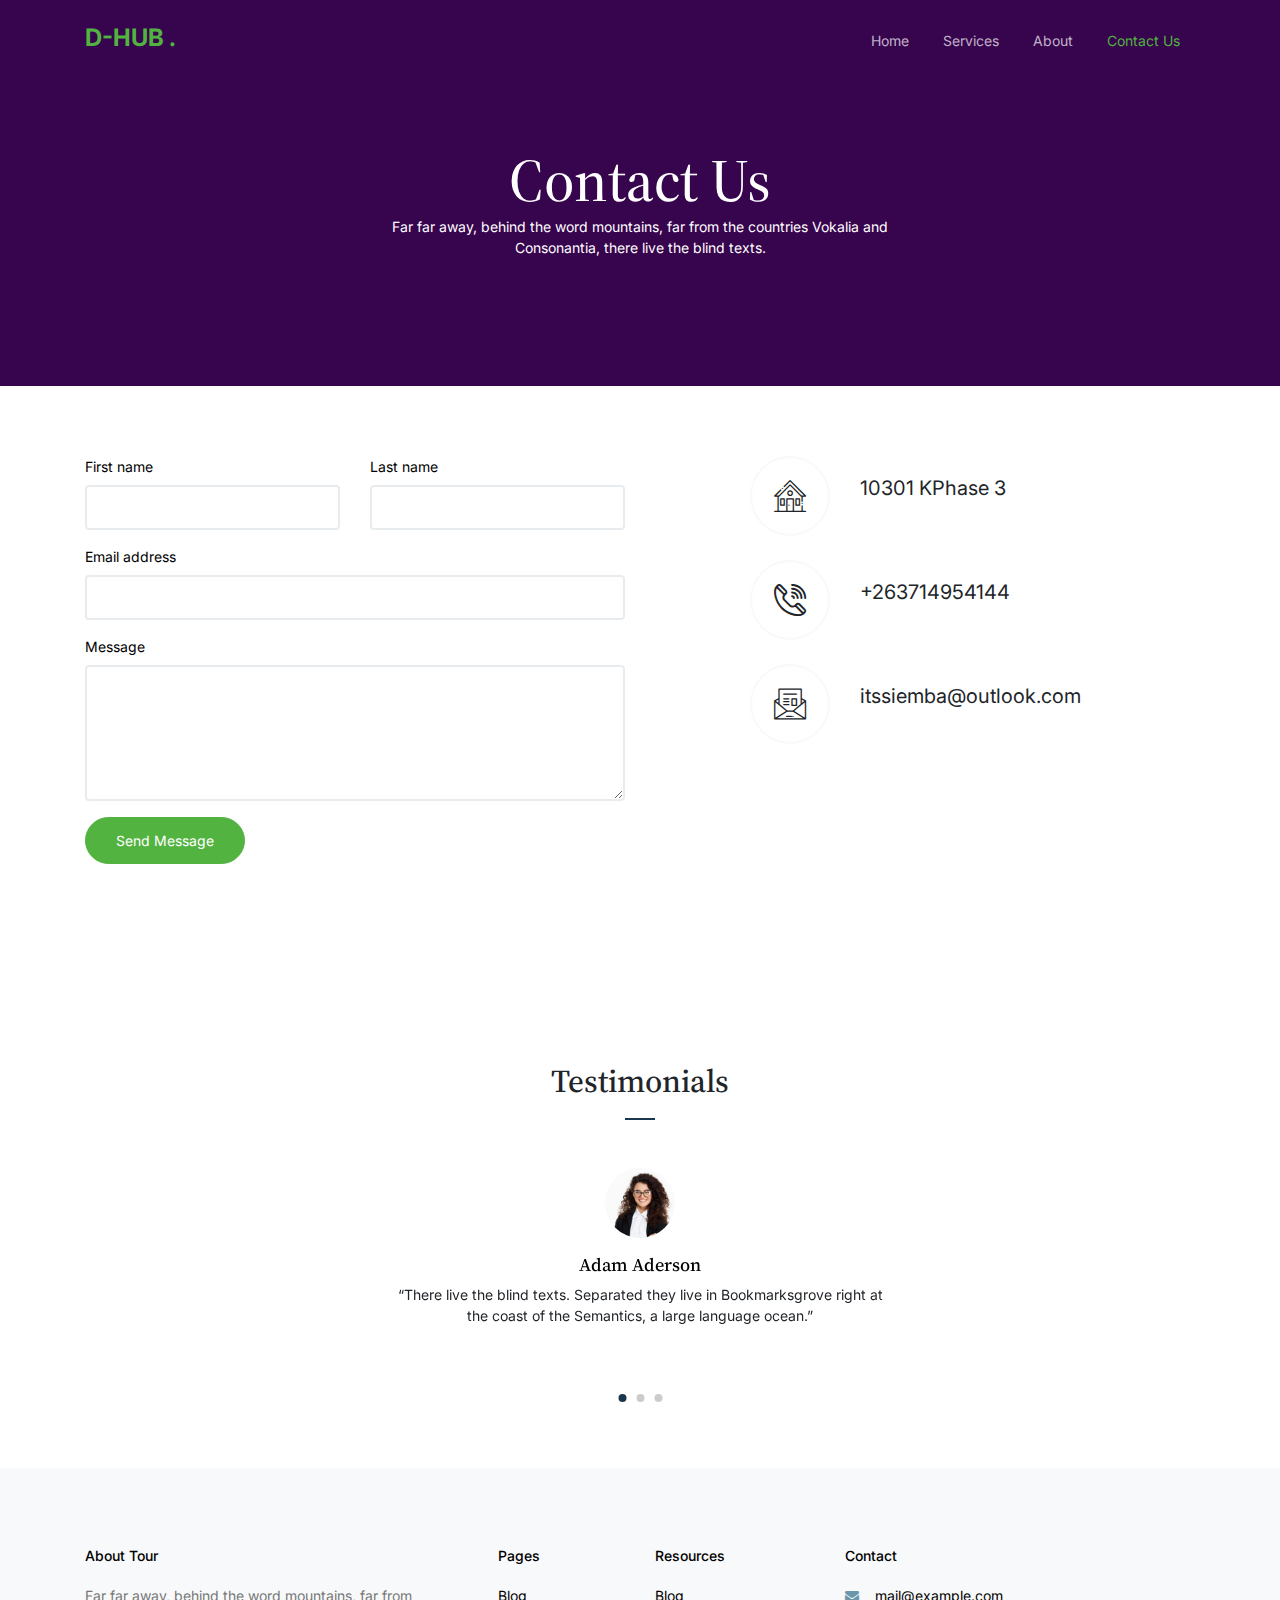
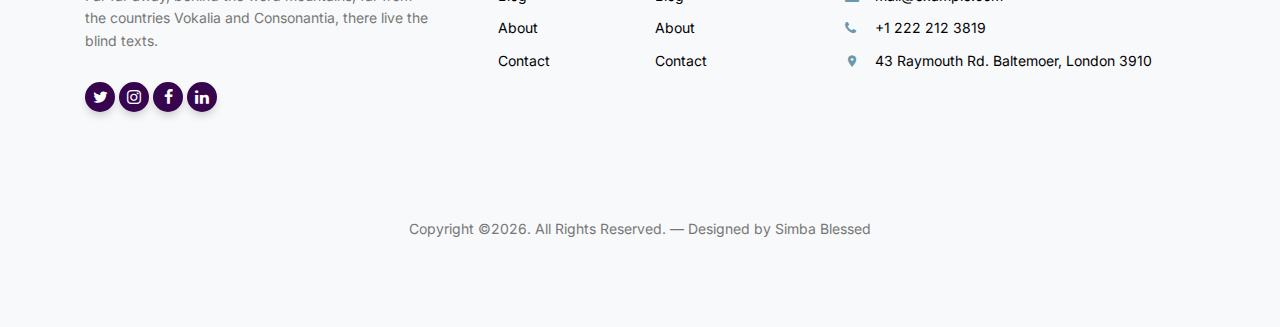
<file: contact.html>
<!doctype html>
<html lang="en">
<head>
  <meta charset="utf-8">
  <meta name="viewport" content="width=device-width, initial-scale=1, shrink-to-fit=no">
  <meta name="author" content="Untree.co">
  <!-- <link rel="shortcut icon" href="favicon.png"> -->

  <meta name="description" content="" />
  <meta name="keywords" content="bootstrap, bootstrap4" />

  <link rel="preconnect" href="https://fonts.googleapis.com">
  <link rel="preconnect" href="https://fonts.gstatic.com" crossorigin>
  <link href="https://fonts.googleapis.com/css2?family=Inter:wght@400;700&family=Source+Serif+Pro:wght@400;700&display=swap" rel="stylesheet">

  <link rel="stylesheet" href="css/bootstrap.min.css">
  <link rel="stylesheet" href="css/owl.carousel.min.css">
  <link rel="stylesheet" href="css/owl.theme.default.min.css">
  <link rel="stylesheet" href="css/jquery.fancybox.min.css">
  <link rel="stylesheet" href="fonts/icomoon/style.css">
  <link rel="stylesheet" href="fonts/flaticon/font/flaticon.css">
  <link rel="stylesheet" href="css/daterangepicker.css">
  <link rel="stylesheet" href="css/aos.css">
  <link rel="stylesheet" href="css/style.css">

  <title>Contact</title>
</head>

<body>


  <div class="site-mobile-menu site-navbar-target">
    <div class="site-mobile-menu-header">
      <div class="site-mobile-menu-close">
        <span class="icofont-close js-menu-toggle"></span>
      </div>
    </div>
    <div class="site-mobile-menu-body"></div>
  </div>

  <nav class="site-nav">
    <div class="container">
      <div class="site-navigation">
        <a href="index.html" class="logo m-0">D-HUB <span class="text-primary1">.</span></a>

        <ul class="js-clone-nav d-none d-lg-inline-block text-left site-menu float-right">
          <li><a href="index.html">Home</a></li>
          <li><a href="services.html">Services</a></li>
          <li><a href="about.html">About</a></li>
          <li class="active"><a href="contact.html">Contact Us</a></li>
        </ul>

        <a href="#" class="burger ml-auto float-right site-menu-toggle js-menu-toggle d-inline-block d-lg-none light" data-toggle="collapse" data-target="#main-navbar">
          <span></span>
        </a>

      </div>
    </div>
  </nav>


  <div class="hero hero-inner">
    <div class="container">
      <div class="row align-items-center">
        <div class="col-lg-6 mx-auto text-center">
          <div class="intro-wrap">
            <h1 class="mb-0">Contact Us</h1>
            <p class="text-white">Far far away, behind the word mountains, far from the countries Vokalia and Consonantia, there live the blind texts. </p>
          </div>
        </div>
      </div>
    </div>
  </div>

  
  
  <div class="untree_co-section">
    <div class="container">
      <div class="row">
        <div class="col-lg-6 mb-5 mb-lg-0">
          <form class="contact-form" data-aos="fade-up" data-aos-delay="200">
            <div class="row">
              <div class="col-6">
                <div class="form-group">
                  <label class="text-black" for="fname">First name</label>
                  <input type="text" class="form-control" id="fname">
                </div>
              </div>
              <div class="col-6">
                <div class="form-group">
                  <label class="text-black" for="lname">Last name</label>
                  <input type="text" class="form-control" id="lname">
                </div>
              </div>
            </div>
            <div class="form-group">
              <label class="text-black" for="email">Email address</label>
              <input type="email" class="form-control" id="email">
            </div>

            <div class="form-group">
              <label class="text-black" for="message">Message</label>
              <textarea name="" class="form-control" id="message" cols="30" rows="5"></textarea>
            </div>

            <button type="submit" class="btn btn-primary">Send Message</button>
          </form>
        </div>
        <div class="col-lg-5 ml-auto">
          <div class="quick-contact-item d-flex align-items-center mb-4">
            <span class="flaticon-house"></span>
            <address class="text">
              10301 KPhase 3
            </address>
          </div>
          <div class="quick-contact-item d-flex align-items-center mb-4">
            <span class="flaticon-phone-call"></span>
            <address class="text">
              +263714954144
            </address>
          </div>
          <div class="quick-contact-item d-flex align-items-center mb-4">
            <span class="flaticon-mail"></span>
            <address class="text">
              itssiemba@outlook.com
            </address>
          </div>
        </div>
      </div>
    </div>
  </div>

  

  <div class="untree_co-section testimonial-section mt-5 bg-white">
    <div class="container">
      <div class="row justify-content-center">
        <div class="col-lg-7 text-center">
          <h2 class="section-title text-center mb-5">Testimonials</h2>

          <div class="owl-single owl-carousel no-nav">
            <div class="testimonial mx-auto">
              <figure class="img-wrap">
                <img src="images/person_2.jpg" alt="Image" class="img-fluid">
              </figure>
              <h3 class="name">Adam Aderson</h3>
              <blockquote>
                <p>&ldquo;There live the blind texts. Separated they live in Bookmarksgrove right at the coast of the Semantics, a large language ocean.&rdquo;</p>
              </blockquote>
            </div>

            <div class="testimonial mx-auto">
              <figure class="img-wrap">
                <img src="images/person_3.jpg" alt="Image" class="img-fluid">
              </figure>
              <h3 class="name">Lukas Devlin</h3>
              <blockquote>
                <p>&ldquo;There live the blind texts. Separated they live in Bookmarksgrove right at the coast of the Semantics, a large language ocean.&rdquo;</p>
              </blockquote>
            </div>

            <div class="testimonial mx-auto">
              <figure class="img-wrap">
                <img src="images/person_4.jpg" alt="Image" class="img-fluid">
              </figure>
              <h3 class="name">Kayla Bryant</h3>
              <blockquote>
                <p>&ldquo;There live the blind texts. Separated they live in Bookmarksgrove right at the coast of the Semantics, a large language ocean.&rdquo;</p>
              </blockquote>
            </div>

          </div>

        </div>
      </div>
    </div>
  </div>



  <div class="site-footer">
    <div class="inner first">
      <div class="container">
        <div class="row">
          <div class="col-md-6 col-lg-4">
            <div class="widget">
              <h3 class="heading">About Tour</h3>
              <p>Far far away, behind the word mountains, far from the countries Vokalia and Consonantia, there live the blind texts.</p>
            </div>
            <div class="widget">
              <ul class="list-unstyled social">
                <li><a href="#"><span class="icon-twitter"></span></a></li>
                <li><a href="#"><span class="icon-instagram"></span></a></li>
                <li><a href="#"><span class="icon-facebook"></span></a></li>
                <li><a href="#"><span class="icon-linkedin"></span></a></li>
              </ul>
            </div>
          </div>
          <div class="col-md-6 col-lg-2 pl-lg-5">
            <div class="widget">
              <h3 class="heading">Pages</h3>
              <ul class="links list-unstyled">
                <li><a href="#">Blog</a></li>
                <li><a href="#">About</a></li>
                <li><a href="#">Contact</a></li>
              </ul>
            </div>
          </div>
          <div class="col-md-6 col-lg-2">
            <div class="widget">
              <h3 class="heading">Resources</h3>
              <ul class="links list-unstyled">
                <li><a href="#">Blog</a></li>
                <li><a href="#">About</a></li>
                <li><a href="#">Contact</a></li>
              </ul>
            </div>
          </div>
          <div class="col-md-6 col-lg-4">
            <div class="widget">
              <h3 class="heading">Contact</h3>
              <ul class="list-unstyled quick-info links">
                <li class="email"><a href="#">mail@example.com</a></li>
                <li class="phone"><a href="#">+1 222 212 3819</a></li>
                <li class="address"><a href="#">43 Raymouth Rd. Baltemoer, London 3910</a></li>
              </ul>
            </div>
          </div>
        </div>
      </div>
    </div>



    <div class="inner dark">
      <div class="container">
        <div class="row text-center">
          <div class="col-md-8 mb-3 mb-md-0 mx-auto">
            <p>Copyright &copy;<script>document.write(new Date().getFullYear());</script>. All Rights Reserved. &mdash; Designed by Simba Blessed 
            </p>
          </div>
          
        </div>
      </div>
    </div>
  </div>

  <div id="overlayer"></div>
  <div class="loader">
    <div class="spinner-border" role="status">
      <span class="sr-only">Loading...</span>
    </div>
  </div>

  <script src="js/jquery-3.4.1.min.js"></script>
  <script src="js/popper.min.js"></script>
  <script src="js/bootstrap.min.js"></script>
  <script src="js/owl.carousel.min.js"></script>
  <script src="js/jquery.animateNumber.min.js"></script>
  <script src="js/jquery.waypoints.min.js"></script>
  <script src="js/jquery.fancybox.min.js"></script>
  <script src="js/aos.js"></script>
  <script src="js/moment.min.js"></script>
  <script src="js/daterangepicker.js"></script>

  <script src="js/typed.js"></script>
  
  <script src="js/custom.js"></script>

</body>

</html>
</file>
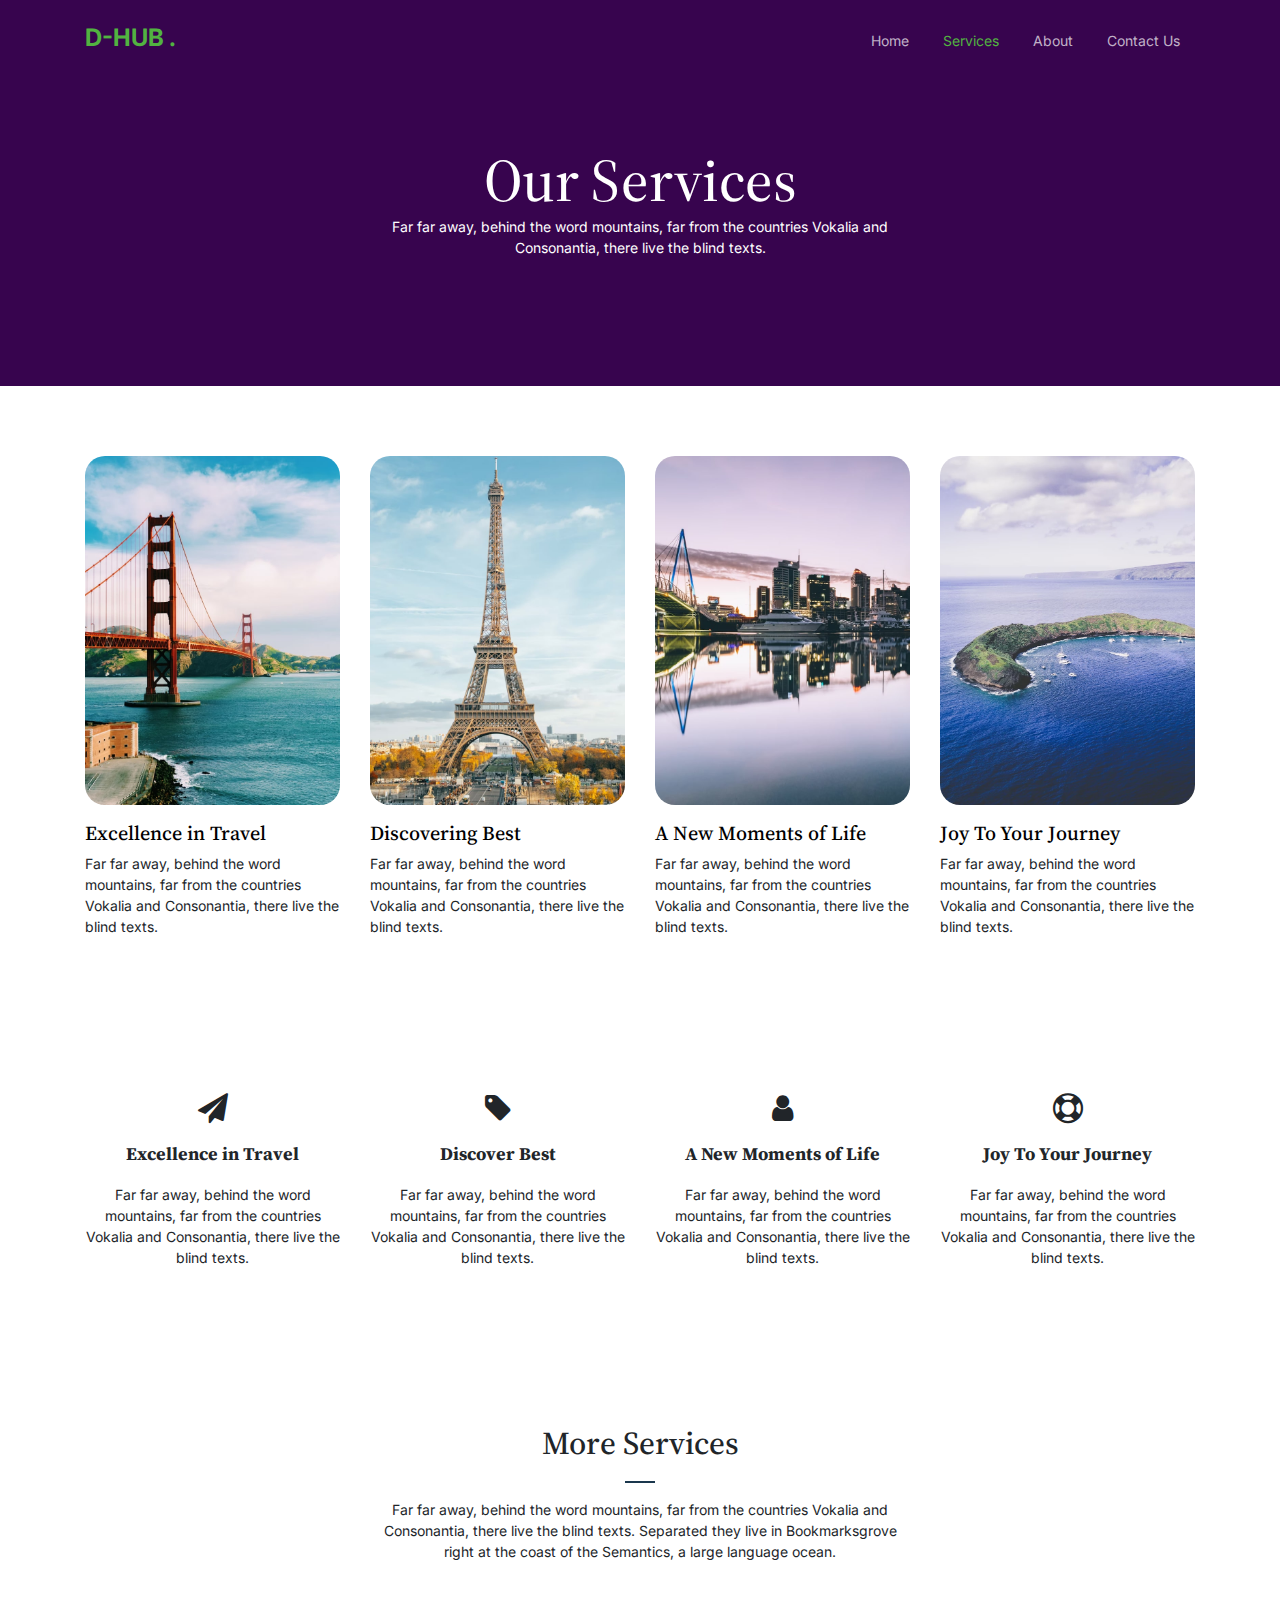
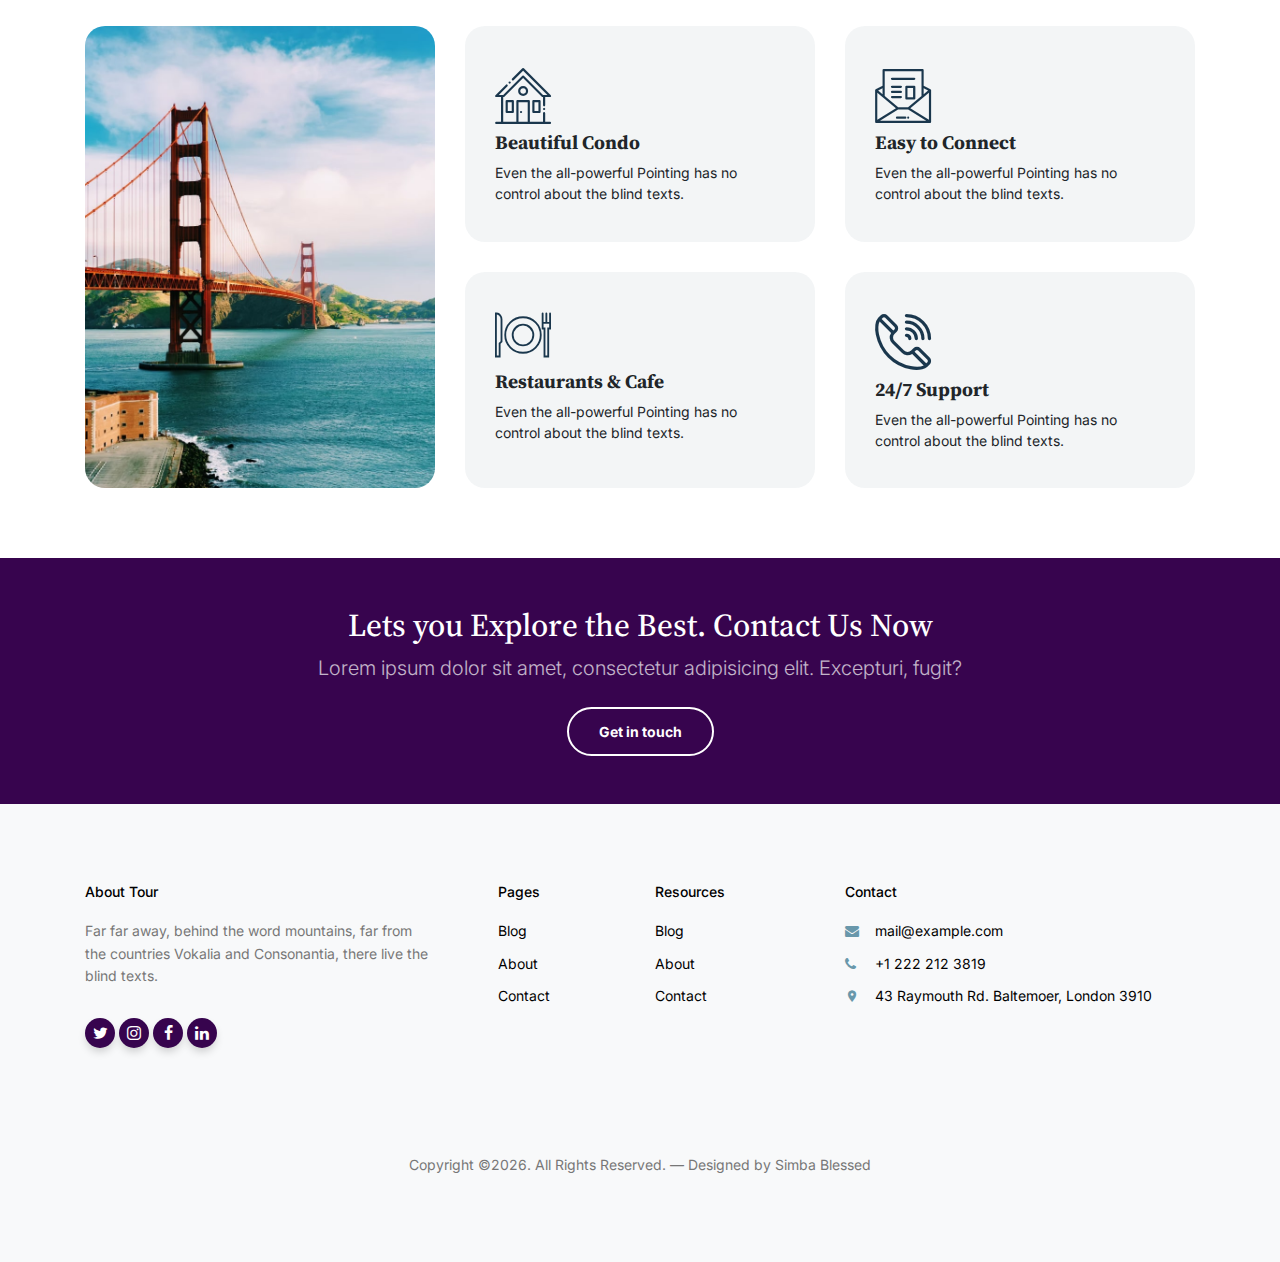
<file: services.html>
<!doctype html>
<html lang="en">
<head>
  <meta charset="utf-8">
  <meta name="viewport" content="width=device-width, initial-scale=1, shrink-to-fit=no">
  <meta name="author" content="Untree.co">
  <!-- <link rel="shortcut icon" href="favicon.png"> -->

  <meta name="description" content="" />
  <meta name="keywords" content="bootstrap, bootstrap4" />

  <link rel="preconnect" href="https://fonts.googleapis.com">
  <link rel="preconnect" href="https://fonts.gstatic.com" crossorigin>
  <link href="https://fonts.googleapis.com/css2?family=Inter:wght@400;700&family=Source+Serif+Pro:wght@400;700&display=swap" rel="stylesheet">

  <link rel="stylesheet" href="css/bootstrap.min.css">
  <link rel="stylesheet" href="css/owl.carousel.min.css">
  <link rel="stylesheet" href="css/owl.theme.default.min.css">
  <link rel="stylesheet" href="css/jquery.fancybox.min.css">
  <link rel="stylesheet" href="fonts/icomoon/style.css">
  <link rel="stylesheet" href="fonts/flaticon/font/flaticon.css">
  <link rel="stylesheet" href="css/daterangepicker.css">
  <link rel="stylesheet" href="css/aos.css">
  <link rel="stylesheet" href="css/style.css">

  <title>Services</title>
</head>

<body>


  <div class="site-mobile-menu site-navbar-target">
    <div class="site-mobile-menu-header">
      <div class="site-mobile-menu-close">
        <span class="icofont-close js-menu-toggle"></span>
      </div>
    </div>
    <div class="site-mobile-menu-body"></div>
  </div>

  <nav class="site-nav">
    <div class="container">
      <div class="site-navigation">
        <a href="index.html" class="logo m-0">D-HUB <span class="text-primary1">.</span></a>

        <ul class="js-clone-nav d-none d-lg-inline-block text-left site-menu float-right">
          <li><a href="index.html">Home</a></li>
          <li class="active"><a href="services.html">Services</a></li>
          <li><a href="about.html">About</a></li>
          <li><a href="contact.html">Contact Us</a></li>
        </ul>

        <a href="#" class="burger ml-auto float-right site-menu-toggle js-menu-toggle d-inline-block d-lg-none light" data-toggle="collapse" data-target="#main-navbar">
          <span></span>
        </a>

      </div>
    </div>
  </nav>


  <div class="hero hero-inner">
    <div class="container">
      <div class="row align-items-center">
        <div class="col-lg-6 mx-auto text-center">
          <div class="intro-wrap">
            <h1 class="mb-0">Our Services</h1>
            <p class="text-white">Far far away, behind the word mountains, far from the countries Vokalia and Consonantia, there live the blind texts. </p>
          </div>
        </div>
      </div>
    </div>
  </div>

  
  
  <div class="untree_co-section">
    <div class="container">
      <div class="row">
        <div class="col-6 col-md-6 col-lg-3">
          <div class="media-1">
            <a href="#" class="d-block mb-3"><img src="images/hero-slider-1.jpg" alt="Image" class="img-fluid"></a>
            <div class="d-flex">
              <div>
                <h3><a href="#">Excellence in Travel</a></h3>
                <p>Far far away, behind the word mountains, far from the countries Vokalia and Consonantia, there live the blind texts.</p>
              </div>
            </div>
          </div>
        </div>
        <div class="col-6 col-md-6 col-lg-3">
          <div class="media-1">
            <a href="#" class="d-block mb-3"><img src="images/hero-slider-2.jpg" alt="Image" class="img-fluid"></a>
            <div class="d-flex">
              <div>
                <h3><a href="#">Discovering Best</a></h3>
                <p>Far far away, behind the word mountains, far from the countries Vokalia and Consonantia, there live the blind texts.</p>
              </div>
            </div>
          </div>
        </div>
        <div class="col-6 col-md-6 col-lg-3">
          <div class="media-1">
            <a href="#" class="d-block mb-3"><img src="images/hero-slider-3.jpg" alt="Image" class="img-fluid"></a>
            <div class="d-flex">
              <div>
                <h3><a href="#">A New Moments of Life</a></h3>
                <p>Far far away, behind the word mountains, far from the countries Vokalia and Consonantia, there live the blind texts.</p>
              </div>
            </div>
          </div>
        </div>
        <div class="col-6 col-md-6 col-lg-3">
          <div class="media-1">
            <a href="#" class="d-block mb-3"><img src="images/hero-slider-4.jpg" alt="Image" class="img-fluid"></a>
            <div class="d-flex">
              <div>
                <h3><a href="#">Joy To Your Journey</a></h3>
                <p>Far far away, behind the word mountains, far from the countries Vokalia and Consonantia, there live the blind texts.</p>
              </div>
            </div>
          </div>
        </div>
      </div>
    </div>
  </div>

  <div class="untree_co-section">
    <div class="container">
      <div class="row">
        <div class="col-6 col-md-6 col-lg-3">
          <div class="service text-center">
            <span class="icon-paper-plane"></span>
            <h3>Excellence in Travel</h3>
            <p>Far far away, behind the word mountains, far from the countries Vokalia and Consonantia, there live the blind texts.</p>
          </div>
        </div>
        <div class="col-6 col-md-6 col-lg-3">
          <div class="service text-center">
            <span class="icon-tag"></span>
            <h3>Discover Best</h3>
            <p>Far far away, behind the word mountains, far from the countries Vokalia and Consonantia, there live the blind texts.</p>
          </div>
        </div>
        <div class="col-6 col-md-6 col-lg-3">
          <div class="service text-center">
            <span class="icon-user"></span>
            <h3>A New Moments of Life</h3>
            <p>Far far away, behind the word mountains, far from the countries Vokalia and Consonantia, there live the blind texts.</p>
          </div>
        </div>
        <div class="col-6 col-md-6 col-lg-3">
          <div class="service text-center">
            <span class="icon-support"></span>
            <h3>Joy To Your Journey</h3>
            <p>Far far away, behind the word mountains, far from the countries Vokalia and Consonantia, there live the blind texts.</p>
          </div>
        </div>
      </div>
    </div>
  </div>

  <div class="untree_co-section">
    <div class="container">
      <div class="row mb-5 justify-content-center">
        <div class="col-lg-6 text-center">
          <h2 class="section-title text-center mb-3">More Services</h2>
          <p>Far far away, behind the word mountains, far from the countries Vokalia and Consonantia, there live the blind texts. Separated they live in Bookmarksgrove right at the coast of the Semantics, a large language ocean.</p>
        </div>
      </div>
      <div class="row align-items-stretch">
        <div class="col-lg-4 order-lg-1">
          <div class="h-100"><div class="frame h-100"><div class="feature-img-bg h-100" style="background-image: url('images/hero-slider-1.jpg');"></div></div></div>
        </div>

        <div class="col-6 col-sm-6 col-lg-4 feature-1-wrap d-md-flex flex-md-column order-lg-1" >

          <div class="feature-1 d-md-flex">
            <div class="align-self-center">
              <span class="flaticon-house display-4 text-primary"></span>
              <h3>Beautiful Condo</h3>
              <p class="mb-0">Even the all-powerful Pointing has no control about the blind texts.</p>
            </div>
          </div>

          <div class="feature-1 ">
            <div class="align-self-center">
              <span class="flaticon-restaurant display-4 text-primary"></span>
              <h3>Restaurants & Cafe</h3>
              <p class="mb-0">Even the all-powerful Pointing has no control about the blind texts.</p>
            </div>
          </div>

        </div>

        <div class="col-6 col-sm-6 col-lg-4 feature-1-wrap d-md-flex flex-md-column order-lg-3" >

          <div class="feature-1 d-md-flex">
            <div class="align-self-center">
              <span class="flaticon-mail display-4 text-primary"></span>
              <h3>Easy to Connect</h3>
              <p class="mb-0">Even the all-powerful Pointing has no control about the blind texts.</p>
            </div>
          </div>

          <div class="feature-1 d-md-flex">
            <div class="align-self-center">
              <span class="flaticon-phone-call display-4 text-primary"></span>
              <h3>24/7 Support</h3>
              <p class="mb-0">Even the all-powerful Pointing has no control about the blind texts.</p>
            </div>
          </div>

        </div>

      </div>
    </div>
  </div>

  <div class="py-5 cta-section">
    <div class="container">
      <div class="row text-center">
        <div class="col-md-12">
          <h2 class="mb-2 text-white">Lets you Explore the Best. Contact Us Now</h2>
          <p class="mb-4 lead text-white text-white-opacity">Lorem ipsum dolor sit amet, consectetur adipisicing elit. Excepturi, fugit?</p>
          <p class="mb-0"><a href="booking.html" class="btn btn-outline-white text-white btn-md font-weight-bold">Get in touch</a></p>
        </div>
      </div>
    </div>
  </div>

  <div class="site-footer">
    <div class="inner first">
      <div class="container">
        <div class="row">
          <div class="col-md-6 col-lg-4">
            <div class="widget">
              <h3 class="heading">About Tour</h3>
              <p>Far far away, behind the word mountains, far from the countries Vokalia and Consonantia, there live the blind texts.</p>
            </div>
            <div class="widget">
              <ul class="list-unstyled social">
                <li><a href="#"><span class="icon-twitter"></span></a></li>
                <li><a href="#"><span class="icon-instagram"></span></a></li>
                <li><a href="#"><span class="icon-facebook"></span></a></li>
                <li><a href="#"><span class="icon-linkedin"></span></a></li>
              </ul>
            </div>
          </div>
          <div class="col-md-6 col-lg-2 pl-lg-5">
            <div class="widget">
              <h3 class="heading">Pages</h3>
              <ul class="links list-unstyled">
                <li><a href="#">Blog</a></li>
                <li><a href="#">About</a></li>
                <li><a href="#">Contact</a></li>
              </ul>
            </div>
          </div>
          <div class="col-md-6 col-lg-2">
            <div class="widget">
              <h3 class="heading">Resources</h3>
              <ul class="links list-unstyled">
                <li><a href="#">Blog</a></li>
                <li><a href="#">About</a></li>
                <li><a href="#">Contact</a></li>
              </ul>
            </div>
          </div>
          <div class="col-md-6 col-lg-4">
            <div class="widget">
              <h3 class="heading">Contact</h3>
              <ul class="list-unstyled quick-info links">
                <li class="email"><a href="#">mail@example.com</a></li>
                <li class="phone"><a href="#">+1 222 212 3819</a></li>
                <li class="address"><a href="#">43 Raymouth Rd. Baltemoer, London 3910</a></li>
              </ul>
            </div>
          </div>
        </div>
      </div>
    </div>



    <div class="inner dark">
      <div class="container">
        <div class="row text-center">
          <div class="col-md-8 mb-3 mb-md-0 mx-auto">
            <p>Copyright &copy;<script>document.write(new Date().getFullYear());</script>. All Rights Reserved. &mdash; Designed by Simba Blessed 
            </p>
          </div>
          
        </div>
      </div>
    </div>
  </div>

  <div id="overlayer"></div>
  <div class="loader">
    <div class="spinner-border" role="status">
      <span class="sr-only">Loading...</span>
    </div>
  </div>

  <script src="js/jquery-3.4.1.min.js"></script>
  <script src="js/popper.min.js"></script>
  <script src="js/bootstrap.min.js"></script>
  <script src="js/owl.carousel.min.js"></script>
  <script src="js/jquery.animateNumber.min.js"></script>
  <script src="js/jquery.waypoints.min.js"></script>
  <script src="js/jquery.fancybox.min.js"></script>
  <script src="js/aos.js"></script>
  <script src="js/moment.min.js"></script>
  <script src="js/daterangepicker.js"></script>

  <script src="js/typed.js"></script>
  
  <script src="js/custom.js"></script>

</body>

</html>
</file>
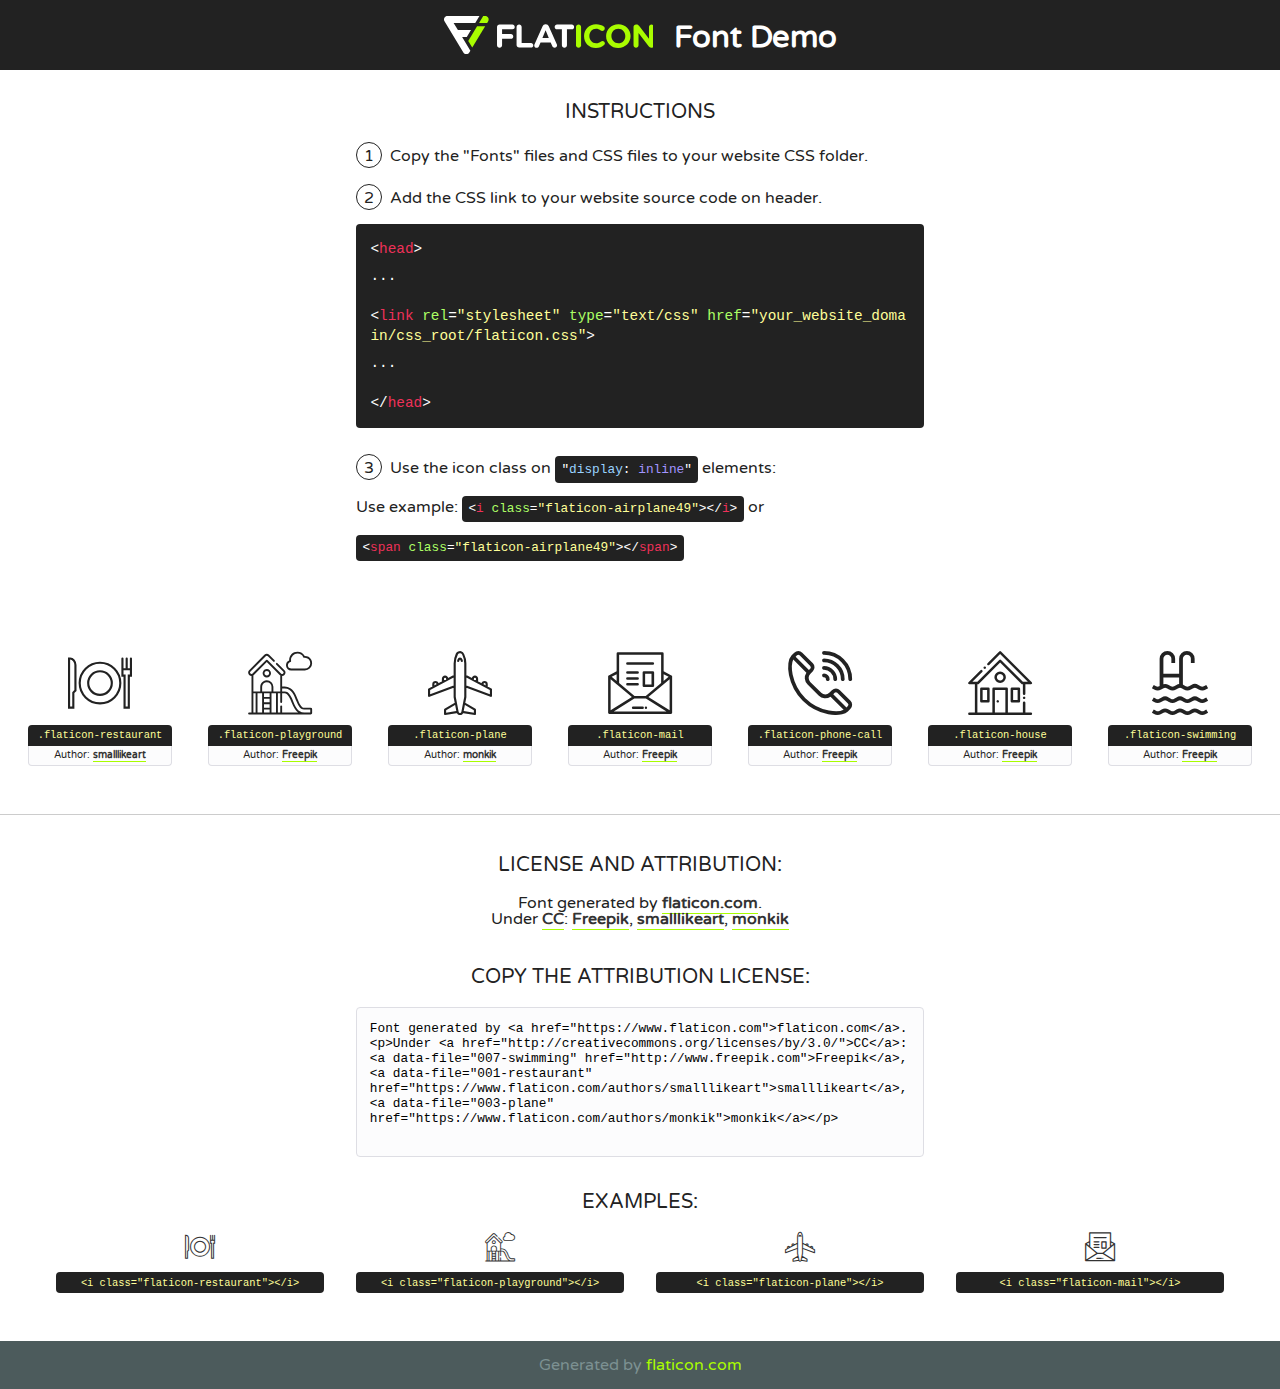
<file: fonts/flaticon/font/flaticon.html>
<!DOCTYPE html>
<!--
  Flaticon icon font: Flaticon
  Creation date: 17/08/2020 06:54
-->
<html>
<!DOCTYPE html>
<html>

<head>
    <title>Flaticon WebFont</title>
    <link href="http://fonts.googleapis.com/css?family=Varela+Round" rel="stylesheet" type="text/css" />
    <link rel="stylesheet" type="text/css" href="flaticon.css">
    <meta charset="UTF-8">
    <style>
    html, body, div, span, applet, object, iframe,
    h1, h2, h3, h4, h5, h6, p, blockquote, pre,
    a, abbr, acronym, address, big, cite, code,
    del, dfn, em, img, ins, kbd, q, s, samp,
    small, strike, strong, sub, sup, tt, var,
    b, u, i, center,
    dl, dt, dd, ol, ul, li,
    fieldset, form, label, legend,
    table, caption, tbody, tfoot, thead, tr, th, td,
    article, aside, canvas, details, embed, 
    figure, figcaption, footer, header, hgroup, 
    menu, nav, output, ruby, section, summary,
    time, mark, audio, video {
        margin: 0;
        padding: 0;
        border: 0;
        font-size: 100%;
        font: inherit;
        vertical-align: baseline;
    }
    /* HTML5 display-role reset for older browsers */
    article, aside, details, figcaption, figure, 
    footer, header, hgroup, menu, nav, section {
        display: block;
    }
    body {
        line-height: 1;
    }
    ol, ul {
        list-style: none;
    }
    blockquote, q {
        quotes: none;
    }
    blockquote:before, blockquote:after,
    q:before, q:after {
        content: '';
        content: none;
    }
    table {
        border-collapse: collapse;
        border-spacing: 0;
    }
    body {
        font-family: 'Varela Round', Helvetica, Arial, sans-serif;
        font-size: 16px;
        color: #222;
    }
    a {
        color: #333;
        border-bottom: 1px solid #a9fd00;
        font-weight: bold;
        text-decoration: none;
    }
    * {
        -moz-box-sizing: border-box;
        -webkit-box-sizing: border-box;
        box-sizing: border-box;
        margin: 0;
        padding: 0;
    }
    [class^="flaticon-"]:before, [class*=" flaticon-"]:before, [class^="flaticon-"]:after, [class*=" flaticon-"]:after {
        font-family: Flaticon;
        font-size: 30px;
        font-style: normal;
        margin-left: 20px;
        color: #333;
    }
    .wrapper {
        max-width: 600px;
        margin: auto;
        padding: 0 1em;
    }
    .title {
        font-size: 1.25em;
        text-align: center;
        margin-bottom: 1em;
        text-transform: uppercase;
    }
    header {
        text-align: center;
        background-color: #222;
        color: #fff;
        padding: 1em;
    }
    header .logo {
        width: 210px;
        height: 38px;
        display: inline-block;
        vertical-align: middle;
        margin-right: 1em;
        border: none;
    }
    header strong {
        font-size: 1.95em;
        font-weight: bold;
        vertical-align: middle;
        margin-top: 5px;
        display: inline-block;
    }
    .demo {
        margin: 2em auto;
        line-height: 1.25em;
    }
    .demo ul li {
        margin-bottom: 1em;
    }
    .demo ul li .num {
        color: #222;
        border-radius: 20px;
        display: inline-block;
        width: 26px;
        padding: 3px;
        height: 26px;
        text-align: center;
        margin-right: 0.5em;
        border: 1px solid #222;
    }
    .demo ul li code {
        background-color: #222;
        border-radius: 4px;
        padding: 0.25em 0.5em;
        display: inline-block;
        color: #fff;
        font-family: Consolas,Monaco,Lucida Console,Liberation Mono,DejaVu Sans Mono,Bitstream Vera Sans Mono,Courier New, monospace;
        font-weight: lighter;
        margin-top: 1em;
        font-size: 0.8em;
        word-break: break-all;
    }
    .demo ul li code.big {
        padding: 1em;
        font-size: 0.9em;
    }
    .demo ul li code .red {
        color: #EF3159;
    }
    .demo ul li code .green {
        color: #ACFF65;
    }
    .demo ul li code .yellow {
        color: #FFFF99;
    }
    .demo ul li code .blue {
        color: #99D3FF;
    }
    .demo ul li code .purple {
        color: #A295FF;
    }
    .demo ul li code .dots {
        margin-top: 0.5em;
        display: block;
    }
    #glyphs {
        border-bottom: 1px solid #ccc;
        padding: 2em 0;
        text-align: center;
    }
    .glyph {
        display: inline-block;
        width: 9em;
        margin: 1em;
        text-align: center;
        vertical-align: top;
        background: #FFF;
    }
    .glyph .glyph-icon {
        padding: 10px;
        display: block;
        font-family:"Flaticon";
        font-size: 64px;
        line-height: 1;
    }
    .glyph .glyph-icon:before {
        font-size: 64px;
        color: #222;
        margin-left: 0;
    }
    .class-name {
        font-size: 0.65em;
        background-color: #222;
        color: #fff;
        border-radius: 4px 4px 0 0;
        padding: 0.5em;
        color: #FFFF99;
        font-family: Consolas,Monaco,Lucida Console,Liberation Mono,DejaVu Sans Mono,Bitstream Vera Sans Mono,Courier New, monospace;
    }
    .author-name {
        font-size: 0.6em;
        background-color: #fcfcfd;
        border: 1px solid #DEDEE4;
        border-top: 0;
        border-radius: 0 0 4px 4px;
        padding: 0.5em;
    }
    .class-name:last-child {
        font-size: 10px;
        color:#888;
    }
    .class-name:last-child a {
        font-size: 10px;
        color:#555;
    }
    .class-name:last-child a:hover {
        color:#a9fd00;
    }
    .glyph > input {
        display: block;
        width: 100px;
        margin: 5px auto;
        text-align: center;
        font-size: 12px;
        cursor: text;
    }
    .glyph > input.icon-input {
        font-family:"Flaticon";
        font-size: 16px;
        margin-bottom: 10px;
    }
    .attribution .title {
        margin-top: 2em;
    }
    .attribution textarea {
        background-color: #fcfcfd;
        padding: 1em;
        border: none;
        box-shadow: none;
        border: 1px solid #DEDEE4;
        border-radius: 4px;
        resize: none;
        width: 100%;
        height: 150px;
        font-size: 0.8em;
        font-family: Consolas,Monaco,Lucida Console,Liberation Mono,DejaVu Sans Mono,Bitstream Vera Sans Mono,Courier New, monospace;
        -webkit-appearance: none;
    }
    .iconsuse {
        margin: 2em auto;
        text-align: center;
        max-width: 1200px;
    }
    .iconsuse:after {
        content: '';
        display: table;
        clear: both;
    }
    .iconsuse .image {
        float: left;
        width: 25%;
        padding: 0 1em;
    }
    .iconsuse .image p {
        margin-bottom: 1em;
    }
    .iconsuse .image span {
        display: block;
        font-size: 0.65em;
        background-color: #222;
        color: #fff;
        border-radius: 4px;
        padding: 0.5em;
        color: #FFFF99;
        margin-top: 1em;
        font-family: Consolas,Monaco,Lucida Console,Liberation Mono,DejaVu Sans Mono,Bitstream Vera Sans Mono,Courier New, monospace;
    }
    #footer {
        text-align: center;
        background-color: #4C5B5C;
        color: #7c9192;
        padding: 1em;
    }
    #footer a {
        border: none;
        color: #a9fd00;
        font-weight: normal;
    }
    @media (max-width: 960px) {
        .iconsuse .image {
            width: 50%;
        }
    }
    @media (max-width: 560px) {
        .iconsuse .image {
            width: 100%;
        }
    }
    </style>
</head>

<body class="characters-off">

    <header>
        <a href="https://www.flaticon.com" target="_blank" class="logo">
            <svg version="1.1" xmlns="http://www.w3.org/2000/svg" xmlns:xlink="http://www.w3.org/1999/xlink" xmlns:a="http://ns.adobe.com/AdobeSVGViewerExtensions/3.0/" viewBox="0 0 560.875 102.036" enable-background="new 0 0 560.875 102.036" xml:space="preserve">
                <defs>
                </defs>
                <g>
                    <g class="letters">
                        <path fill="#ffffff" d="M141.596,29.675c0-3.777,2.985-6.767,6.764-6.767h34.438c3.426,0,6.15,2.728,6.15,6.15
                        c0,3.43-2.724,6.149-6.15,6.149h-27.674v13.091h23.719c3.429,0,6.151,2.724,6.151,6.15c0,3.43-2.723,6.149-6.151,6.149h-23.719
                        v17.574c0,3.773-2.986,6.761-6.764,6.761c-3.779,0-6.764-2.989-6.764-6.761V29.675z"></path>
                        <path fill="#ffffff" d="M193.844,29.149c0-3.781,2.985-6.767,6.764-6.767c3.776,0,6.763,2.985,6.763,6.767v42.957h25.039
                        c3.426,0,6.149,2.726,6.149,6.153c0,3.425-2.723,6.15-6.149,6.15h-31.802c-3.779,0-6.764-2.986-6.764-6.768V29.149z"></path>
                        <path fill="#ffffff" d="M241.891,75.71l21.438-48.407c1.492-3.341,4.215-5.357,7.906-5.357h0.792
                        c3.686,0,6.323,2.017,7.815,5.357l21.439,48.407c0.436,0.967,0.701,1.845,0.701,2.723c0,3.602-2.809,6.501-6.414,6.501
                        c-3.161,0-5.269-1.845-6.499-4.655l-4.132-9.661h-27.059l-4.301,10.102c-1.144,2.631-3.426,4.214-6.237,4.214
                        c-3.517,0-6.24-2.81-6.24-6.325C241.1,77.64,241.451,76.677,241.891,75.71z M279.932,58.666l-8.521-20.297l-8.526,20.297H279.932
                        z"></path>
                        <path fill="#ffffff" d="M314.864,35.387H301.86c-3.429,0-6.239-2.813-6.239-6.238c0-3.429,2.811-6.24,6.239-6.24h39.533
                        c3.426,0,6.237,2.811,6.237,6.24c0,3.425-2.811,6.238-6.237,6.238h-13.001v42.785c0,3.773-2.99,6.761-6.764,6.761
                        c-3.779,0-6.764-2.989-6.764-6.761V35.387z"></path>
                        <path fill="#A9FD00" d="M352.615,29.149c0-3.781,2.985-6.767,6.767-6.767c3.774,0,6.761,2.985,6.761,6.767v49.024
                        c0,3.773-2.987,6.761-6.761,6.761c-3.781,0-6.767-2.989-6.767-6.761V29.149z"></path>
                        <path fill="#A9FD00" d="M374.132,53.836v-0.179c0-17.481,13.178-31.801,32.065-31.801c9.22,0,15.459,2.458,20.557,6.238
                        c1.402,1.054,2.637,2.985,2.637,5.357c0,3.692-2.985,6.59-6.681,6.59c-1.845,0-3.071-0.702-4.044-1.319
                        c-3.776-2.813-7.729-4.393-12.562-4.393c-10.364,0-17.831,8.611-17.831,19.154v0.173c0,10.542,7.291,19.329,17.831,19.329
                        c5.715,0,9.492-1.756,13.359-4.834c1.049-0.874,2.458-1.491,4.039-1.491c3.429,0,6.325,2.813,6.325,6.236
                        c0,2.106-1.056,3.78-2.282,4.834c-5.539,4.834-12.036,7.733-21.878,7.733C387.572,85.464,374.132,71.493,374.132,53.836z"></path>
                        <path fill="#A9FD00" d="M433.009,53.836v-0.179c0-17.481,13.79-31.801,32.766-31.801c18.981,0,32.592,14.143,32.592,31.628v0.173
                        c0,17.483-13.785,31.807-32.769,31.807C446.625,85.464,433.009,71.32,433.009,53.836z M484.224,53.836v-0.179
                        c0-10.539-7.725-19.326-18.626-19.326c-10.893,0-18.449,8.611-18.449,19.154v0.173c0,10.542,7.73,19.329,18.626,19.329
                        C476.676,72.986,484.224,64.378,484.224,53.836z"></path>
                        <path fill="#A9FD00" d="M506.233,29.321c0-3.774,2.99-6.763,6.767-6.763h1.401c3.252,0,5.183,1.583,7.029,3.953l26.093,34.265
                        V29.059c0-3.692,2.99-6.677,6.681-6.677c3.683,0,6.671,2.985,6.671,6.677v48.934c0,3.78-2.987,6.765-6.764,6.765h-0.436
                        c-3.257,0-5.188-1.581-7.034-3.953l-27.056-35.492v32.944c0,3.687-2.985,6.676-6.678,6.676c-3.683,0-6.673-2.989-6.673-6.676
                        V29.321z"></path>
                    </g>
                    <g class="insignia">
                        <path fill="#ffffff" d="M48.372,56.137h12.517l11.156-18.537H37.186L25.688,18.539h57.825L94.668,0H9.271
                        C5.925,0,2.842,1.801,1.198,4.716c-1.644,2.907-1.593,6.482,0.134,9.343l50.38,83.501c1.678,2.781,4.689,4.476,7.938,4.476
                        c3.246,0,6.257-1.695,7.935-4.476l2.898-4.804L48.372,56.137z"></path>
                        <g class="i">
                            <path fill="#A9FD00" d="M93.575,18.539h0.031v0.004l21.652,0.004l2.705-4.488c1.727-2.861,1.778-6.436,0.133-9.343
                            C116.454,1.801,113.371,0,110.026,0h-5.294L93.575,18.539z"></path>
                            <polygon fill="#A9FD00" points="88.291,27.356 64.725,66.486 75.519,84.404 109.942,27.356"></polygon>
                        </g>
                    </g>
                </g>
            </svg>
        </a>
        <strong>Font Demo</strong>
    </header>


    <section class="demo wrapper">

        <p class="title">Instructions</p>

        <ul>
            <li>
                <span class="num">1</span>Copy the "Fonts" files and CSS files to your website CSS folder.
            </li>
            <li>
                <span class="num">2</span>Add the CSS link to your website source code on header.
                <code class="big">
                    &lt;<span class="red">head</span>&gt;
                    <br/><span class="dots">...</span>
                    <br/>&lt;<span class="red">link</span> <span class="green">rel</span>=<span class="yellow">"stylesheet"</span> <span class="green">type</span>=<span class="yellow">"text/css"</span> <span class="green">href</span>=<span class="yellow">"your_website_domain/css_root/flaticon.css"</span>&gt;
                    <br/><span class="dots">...</span>
                    <br/>&lt;/<span class="red">head</span>&gt;
                </code>
            </li>

            <li>
                <p>
                    <span class="num">3</span>Use the icon class on <code>"<span class="blue">display</span>:<span class="purple"> inline</span>"</code> elements:
                    <br />
                    Use example: <code>&lt;<span class="red">i</span> <span class="green">class</span>=<span class="yellow">&quot;flaticon-airplane49&quot;</span>&gt;&lt;/<span class="red">i</span>&gt;</code> or <code>&lt;<span class="red">span</span> <span class="green">class</span>=<span class="yellow">&quot;flaticon-airplane49&quot;</span>&gt;&lt;/<span class="red">span</span>&gt;</code>
            </li>
        </ul>

    </section>




   <section id="glyphs">          
    
      
        <div class="glyph"><div class="glyph-icon flaticon-restaurant"></div>
            <div class="class-name">.flaticon-restaurant</div>
            <div class="author-name">Author: <a data-file="001-restaurant" href="https://www.flaticon.com/authors/smalllikeart">smalllikeart</a> </div> 
        </div>        
        
        <div class="glyph"><div class="glyph-icon flaticon-playground"></div>
            <div class="class-name">.flaticon-playground</div>
            <div class="author-name">Author: <a data-file="002-playground" href="http://www.freepik.com">Freepik</a> </div> 
        </div>        
        
        <div class="glyph"><div class="glyph-icon flaticon-plane"></div>
            <div class="class-name">.flaticon-plane</div>
            <div class="author-name">Author: <a data-file="003-plane" href="https://www.flaticon.com/authors/monkik">monkik</a> </div> 
        </div>        
        
        <div class="glyph"><div class="glyph-icon flaticon-mail"></div>
            <div class="class-name">.flaticon-mail</div>
            <div class="author-name">Author: <a data-file="004-mail" href="http://www.freepik.com">Freepik</a> </div> 
        </div>        
        
        <div class="glyph"><div class="glyph-icon flaticon-phone-call"></div>
            <div class="class-name">.flaticon-phone-call</div>
            <div class="author-name">Author: <a data-file="005-phone-call" href="http://www.freepik.com">Freepik</a> </div> 
        </div>        
        
        <div class="glyph"><div class="glyph-icon flaticon-house"></div>
            <div class="class-name">.flaticon-house</div>
            <div class="author-name">Author: <a data-file="006-house" href="http://www.freepik.com">Freepik</a> </div> 
        </div>        
        
        <div class="glyph"><div class="glyph-icon flaticon-swimming"></div>
            <div class="class-name">.flaticon-swimming</div>
            <div class="author-name">Author: <a data-file="007-swimming" href="http://www.freepik.com">Freepik</a> </div> 
        </div>        
        

    </section>



    <section class="attribution wrapper"   style="text-align:center;">

      <div class="title">License and attribution:</div><div class="attrDiv">Font generated by <a href="https://www.flaticon.com">flaticon.com</a>. <div><p>Under <a href="http://creativecommons.org/licenses/by/3.0/">CC</a>: <a data-file="007-swimming" href="http://www.freepik.com">Freepik</a>, <a data-file="001-restaurant" href="https://www.flaticon.com/authors/smalllikeart">smalllikeart</a>, <a data-file="003-plane" href="https://www.flaticon.com/authors/monkik">monkik</a></p>  </div>
      </div>
      <div class="title">Copy the Attribution License:</div>

    <textarea onclick="this.focus();this.select();">Font generated by &lt;a href=&quot;https://www.flaticon.com&quot;&gt;flaticon.com&lt;/a&gt;. <p>Under <a href="http://creativecommons.org/licenses/by/3.0/">CC</a>: <a data-file="007-swimming" href="http://www.freepik.com">Freepik</a>, <a data-file="001-restaurant" href="https://www.flaticon.com/authors/smalllikeart">smalllikeart</a>, <a data-file="003-plane" href="https://www.flaticon.com/authors/monkik">monkik</a></p>  
     </textarea>

    </section>

    <section class="iconsuse">

          <div class="title">Examples:</div>            
             
            <div class="image">
                <p>
                    <i class="glyph-icon flaticon-restaurant"></i> 
                    <span>&lt;i class=&quot;flaticon-restaurant&quot;&gt;&lt;/i&gt;</span>
                </p>
            </div>
            
            <div class="image">
                <p>
                    <i class="glyph-icon flaticon-playground"></i> 
                    <span>&lt;i class=&quot;flaticon-playground&quot;&gt;&lt;/i&gt;</span>
                </p>
            </div>
            
            <div class="image">
                <p>
                    <i class="glyph-icon flaticon-plane"></i> 
                    <span>&lt;i class=&quot;flaticon-plane&quot;&gt;&lt;/i&gt;</span>
                </p>
            </div>
            
            <div class="image">
                <p>
                    <i class="glyph-icon flaticon-mail"></i> 
                    <span>&lt;i class=&quot;flaticon-mail&quot;&gt;&lt;/i&gt;</span>
                </p>
            </div>
                       
        </div>
                            
    </section>

<div id="footer">
    <div>Generated by <a href="https://www.flaticon.com">flaticon.com</a>
    </div>
</div>



</body>
</html>
</file>
<file: fonts/icomoon/style.css>
@font-face {
  font-family: 'icomoon';
  src:  url('fonts/icomoon.eot?10si43');
  src:  url('fonts/icomoon.eot?10si43#iefix') format('embedded-opentype'),
    url('fonts/icomoon.ttf?10si43') format('truetype'),
    url('fonts/icomoon.woff?10si43') format('woff'),
    url('fonts/icomoon.svg?10si43#icomoon') format('svg');
  font-weight: normal;
  font-style: normal;
}

[class^="icon-"], [class*=" icon-"] {
  /* use !important to prevent issues with browser extensions that change fonts */
  font-family: 'icomoon' !important;
  speak: none;
  font-style: normal;
  font-weight: normal;
  font-variant: normal;
  text-transform: none;
  line-height: 1;

  /* Better Font Rendering =========== */
  -webkit-font-smoothing: antialiased;
  -moz-osx-font-smoothing: grayscale;
}

.icon-asterisk:before {
  content: "\f069";
}
.icon-plus:before {
  content: "\f067";
}
.icon-question:before {
  content: "\f128";
}
.icon-minus:before {
  content: "\f068";
}
.icon-glass:before {
  content: "\f000";
}
.icon-music:before {
  content: "\f001";
}
.icon-search:before {
  content: "\f002";
}
.icon-envelope-o:before {
  content: "\f003";
}
.icon-heart:before {
  content: "\f004";
}
.icon-star:before {
  content: "\f005";
}
.icon-star-o:before {
  content: "\f006";
}
.icon-user:before {
  content: "\f007";
}
.icon-film:before {
  content: "\f008";
}
.icon-th-large:before {
  content: "\f009";
}
.icon-th:before {
  content: "\f00a";
}
.icon-th-list:before {
  content: "\f00b";
}
.icon-check:before {
  content: "\f00c";
}
.icon-close:before {
  content: "\f00d";
}
.icon-remove:before {
  content: "\f00d";
}
.icon-times:before {
  content: "\f00d";
}
.icon-search-plus:before {
  content: "\f00e";
}
.icon-search-minus:before {
  content: "\f010";
}
.icon-power-off:before {
  content: "\f011";
}
.icon-signal:before {
  content: "\f012";
}
.icon-cog:before {
  content: "\f013";
}
.icon-gear:before {
  content: "\f013";
}
.icon-trash-o:before {
  content: "\f014";
}
.icon-home:before {
  content: "\f015";
}
.icon-file-o:before {
  content: "\f016";
}
.icon-clock-o:before {
  content: "\f017";
}
.icon-road:before {
  content: "\f018";
}
.icon-download:before {
  content: "\f019";
}
.icon-arrow-circle-o-down:before {
  content: "\f01a";
}
.icon-arrow-circle-o-up:before {
  content: "\f01b";
}
.icon-inbox:before {
  content: "\f01c";
}
.icon-play-circle-o:before {
  content: "\f01d";
}
.icon-repeat:before {
  content: "\f01e";
}
.icon-rotate-right:before {
  content: "\f01e";
}
.icon-refresh:before {
  content: "\f021";
}
.icon-list-alt:before {
  content: "\f022";
}
.icon-lock:before {
  content: "\f023";
}
.icon-flag:before {
  content: "\f024";
}
.icon-headphones:before {
  content: "\f025";
}
.icon-volume-off:before {
  content: "\f026";
}
.icon-volume-down:before {
  content: "\f027";
}
.icon-volume-up:before {
  content: "\f028";
}
.icon-qrcode:before {
  content: "\f029";
}
.icon-barcode:before {
  content: "\f02a";
}
.icon-tag:before {
  content: "\f02b";
}
.icon-tags:before {
  content: "\f02c";
}
.icon-book:before {
  content: "\f02d";
}
.icon-bookmark:before {
  content: "\f02e";
}
.icon-print:before {
  content: "\f02f";
}
.icon-camera:before {
  content: "\f030";
}
.icon-font:before {
  content: "\f031";
}
.icon-bold:before {
  content: "\f032";
}
.icon-italic:before {
  content: "\f033";
}
.icon-text-height:before {
  content: "\f034";
}
.icon-text-width:before {
  content: "\f035";
}
.icon-align-left:before {
  content: "\f036";
}
.icon-align-center:before {
  content: "\f037";
}
.icon-align-right:before {
  content: "\f038";
}
.icon-align-justify:before {
  content: "\f039";
}
.icon-list:before {
  content: "\f03a";
}
.icon-dedent:before {
  content: "\f03b";
}
.icon-outdent:before {
  content: "\f03b";
}
.icon-indent:before {
  content: "\f03c";
}
.icon-video-camera:before {
  content: "\f03d";
}
.icon-image:before {
  content: "\f03e";
}
.icon-photo:before {
  content: "\f03e";
}
.icon-picture-o:before {
  content: "\f03e";
}
.icon-pencil:before {
  content: "\f040";
}
.icon-map-marker:before {
  content: "\f041";
}
.icon-adjust:before {
  content: "\f042";
}
.icon-tint:before {
  content: "\f043";
}
.icon-edit:before {
  content: "\f044";
}
.icon-pencil-square-o:before {
  content: "\f044";
}
.icon-share-square-o:before {
  content: "\f045";
}
.icon-check-square-o:before {
  content: "\f046";
}
.icon-arrows:before {
  content: "\f047";
}
.icon-step-backward:before {
  content: "\f048";
}
.icon-fast-backward:before {
  content: "\f049";
}
.icon-backward:before {
  content: "\f04a";
}
.icon-play:before {
  content: "\f04b";
}
.icon-pause:before {
  content: "\f04c";
}
.icon-stop:before {
  content: "\f04d";
}
.icon-forward:before {
  content: "\f04e";
}
.icon-fast-forward:before {
  content: "\f050";
}
.icon-step-forward:before {
  content: "\f051";
}
.icon-eject:before {
  content: "\f052";
}
.icon-chevron-left:before {
  content: "\f053";
}
.icon-chevron-right:before {
  content: "\f054";
}
.icon-plus-circle:before {
  content: "\f055";
}
.icon-minus-circle:before {
  content: "\f056";
}
.icon-times-circle:before {
  content: "\f057";
}
.icon-check-circle:before {
  content: "\f058";
}
.icon-question-circle:before {
  content: "\f059";
}
.icon-info-circle:before {
  content: "\f05a";
}
.icon-crosshairs:before {
  content: "\f05b";
}
.icon-times-circle-o:before {
  content: "\f05c";
}
.icon-check-circle-o:before {
  content: "\f05d";
}
.icon-ban:before {
  content: "\f05e";
}
.icon-arrow-left:before {
  content: "\f060";
}
.icon-arrow-right:before {
  content: "\f061";
}
.icon-arrow-up:before {
  content: "\f062";
}
.icon-arrow-down:before {
  content: "\f063";
}
.icon-mail-forward:before {
  content: "\f064";
}
.icon-share:before {
  content: "\f064";
}
.icon-expand:before {
  content: "\f065";
}
.icon-compress:before {
  content: "\f066";
}
.icon-exclamation-circle:before {
  content: "\f06a";
}
.icon-gift:before {
  content: "\f06b";
}
.icon-leaf:before {
  content: "\f06c";
}
.icon-fire:before {
  content: "\f06d";
}
.icon-eye:before {
  content: "\f06e";
}
.icon-eye-slash:before {
  content: "\f070";
}
.icon-exclamation-triangle:before {
  content: "\f071";
}
.icon-warning:before {
  content: "\f071";
}
.icon-plane:before {
  content: "\f072";
}
.icon-calendar:before {
  content: "\f073";
}
.icon-random:before {
  content: "\f074";
}
.icon-comment:before {
  content: "\f075";
}
.icon-magnet:before {
  content: "\f076";
}
.icon-chevron-up:before {
  content: "\f077";
}
.icon-chevron-down:before {
  content: "\f078";
}
.icon-retweet:before {
  content: "\f079";
}
.icon-shopping-cart:before {
  content: "\f07a";
}
.icon-folder:before {
  content: "\f07b";
}
.icon-folder-open:before {
  content: "\f07c";
}
.icon-arrows-v:before {
  content: "\f07d";
}
.icon-arrows-h:before {
  content: "\f07e";
}
.icon-bar-chart:before {
  content: "\f080";
}
.icon-bar-chart-o:before {
  content: "\f080";
}
.icon-twitter-square:before {
  content: "\f081";
}
.icon-facebook-square:before {
  content: "\f082";
}
.icon-camera-retro:before {
  content: "\f083";
}
.icon-key:before {
  content: "\f084";
}
.icon-cogs:before {
  content: "\f085";
}
.icon-gears:before {
  content: "\f085";
}
.icon-comments:before {
  content: "\f086";
}
.icon-thumbs-o-up:before {
  content: "\f087";
}
.icon-thumbs-o-down:before {
  content: "\f088";
}
.icon-star-half:before {
  content: "\f089";
}
.icon-heart-o:before {
  content: "\f08a";
}
.icon-sign-out:before {
  content: "\f08b";
}
.icon-linkedin-square:before {
  content: "\f08c";
}
.icon-thumb-tack:before {
  content: "\f08d";
}
.icon-external-link:before {
  content: "\f08e";
}
.icon-sign-in:before {
  content: "\f090";
}
.icon-trophy:before {
  content: "\f091";
}
.icon-github-square:before {
  content: "\f092";
}
.icon-upload:before {
  content: "\f093";
}
.icon-lemon-o:before {
  content: "\f094";
}
.icon-phone:before {
  content: "\f095";
}
.icon-square-o:before {
  content: "\f096";
}
.icon-bookmark-o:before {
  content: "\f097";
}
.icon-phone-square:before {
  content: "\f098";
}
.icon-twitter:before {
  content: "\f099";
}
.icon-facebook:before {
  content: "\f09a";
}
.icon-facebook-f:before {
  content: "\f09a";
}
.icon-github:before {
  content: "\f09b";
}
.icon-unlock:before {
  content: "\f09c";
}
.icon-credit-card:before {
  content: "\f09d";
}
.icon-feed:before {
  content: "\f09e";
}
.icon-rss:before {
  content: "\f09e";
}
.icon-hdd-o:before {
  content: "\f0a0";
}
.icon-bullhorn:before {
  content: "\f0a1";
}
.icon-bell-o:before {
  content: "\f0a2";
}
.icon-certificate:before {
  content: "\f0a3";
}
.icon-hand-o-right:before {
  content: "\f0a4";
}
.icon-hand-o-left:before {
  content: "\f0a5";
}
.icon-hand-o-up:before {
  content: "\f0a6";
}
.icon-hand-o-down:before {
  content: "\f0a7";
}
.icon-arrow-circle-left:before {
  content: "\f0a8";
}
.icon-arrow-circle-right:before {
  content: "\f0a9";
}
.icon-arrow-circle-up:before {
  content: "\f0aa";
}
.icon-arrow-circle-down:before {
  content: "\f0ab";
}
.icon-globe:before {
  content: "\f0ac";
}
.icon-wrench:before {
  content: "\f0ad";
}
.icon-tasks:before {
  content: "\f0ae";
}
.icon-filter:before {
  content: "\f0b0";
}
.icon-briefcase:before {
  content: "\f0b1";
}
.icon-arrows-alt:before {
  content: "\f0b2";
}
.icon-group:before {
  content: "\f0c0";
}
.icon-users:before {
  content: "\f0c0";
}
.icon-chain:before {
  content: "\f0c1";
}
.icon-link:before {
  content: "\f0c1";
}
.icon-cloud:before {
  content: "\f0c2";
}
.icon-flask:before {
  content: "\f0c3";
}
.icon-cut:before {
  content: "\f0c4";
}
.icon-scissors:before {
  content: "\f0c4";
}
.icon-copy:before {
  content: "\f0c5";
}
.icon-files-o:before {
  content: "\f0c5";
}
.icon-paperclip:before {
  content: "\f0c6";
}
.icon-floppy-o:before {
  content: "\f0c7";
}
.icon-save:before {
  content: "\f0c7";
}
.icon-square:before {
  content: "\f0c8";
}
.icon-bars:before {
  content: "\f0c9";
}
.icon-navicon:before {
  content: "\f0c9";
}
.icon-reorder:before {
  content: "\f0c9";
}
.icon-list-ul:before {
  content: "\f0ca";
}
.icon-list-ol:before {
  content: "\f0cb";
}
.icon-strikethrough:before {
  content: "\f0cc";
}
.icon-underline:before {
  content: "\f0cd";
}
.icon-table:before {
  content: "\f0ce";
}
.icon-magic:before {
  content: "\f0d0";
}
.icon-truck:before {
  content: "\f0d1";
}
.icon-pinterest:before {
  content: "\f0d2";
}
.icon-pinterest-square:before {
  content: "\f0d3";
}
.icon-google-plus-square:before {
  content: "\f0d4";
}
.icon-google-plus:before {
  content: "\f0d5";
}
.icon-money:before {
  content: "\f0d6";
}
.icon-caret-down:before {
  content: "\f0d7";
}
.icon-caret-up:before {
  content: "\f0d8";
}
.icon-caret-left:before {
  content: "\f0d9";
}
.icon-caret-right:before {
  content: "\f0da";
}
.icon-columns:before {
  content: "\f0db";
}
.icon-sort:before {
  content: "\f0dc";
}
.icon-unsorted:before {
  content: "\f0dc";
}
.icon-sort-desc:before {
  content: "\f0dd";
}
.icon-sort-down:before {
  content: "\f0dd";
}
.icon-sort-asc:before {
  content: "\f0de";
}
.icon-sort-up:before {
  content: "\f0de";
}
.icon-envelope:before {
  content: "\f0e0";
}
.icon-linkedin:before {
  content: "\f0e1";
}
.icon-rotate-left:before {
  content: "\f0e2";
}
.icon-undo:before {
  content: "\f0e2";
}
.icon-gavel:before {
  content: "\f0e3";
}
.icon-legal:before {
  content: "\f0e3";
}
.icon-dashboard:before {
  content: "\f0e4";
}
.icon-tachometer:before {
  content: "\f0e4";
}
.icon-comment-o:before {
  content: "\f0e5";
}
.icon-comments-o:before {
  content: "\f0e6";
}
.icon-bolt:before {
  content: "\f0e7";
}
.icon-flash:before {
  content: "\f0e7";
}
.icon-sitemap:before {
  content: "\f0e8";
}
.icon-umbrella:before {
  content: "\f0e9";
}
.icon-clipboard:before {
  content: "\f0ea";
}
.icon-paste:before {
  content: "\f0ea";
}
.icon-lightbulb-o:before {
  content: "\f0eb";
}
.icon-exchange:before {
  content: "\f0ec";
}
.icon-cloud-download:before {
  content: "\f0ed";
}
.icon-cloud-upload:before {
  content: "\f0ee";
}
.icon-user-md:before {
  content: "\f0f0";
}
.icon-stethoscope:before {
  content: "\f0f1";
}
.icon-suitcase:before {
  content: "\f0f2";
}
.icon-bell:before {
  content: "\f0f3";
}
.icon-coffee:before {
  content: "\f0f4";
}
.icon-cutlery:before {
  content: "\f0f5";
}
.icon-file-text-o:before {
  content: "\f0f6";
}
.icon-building-o:before {
  content: "\f0f7";
}
.icon-hospital-o:before {
  content: "\f0f8";
}
.icon-ambulance:before {
  content: "\f0f9";
}
.icon-medkit:before {
  content: "\f0fa";
}
.icon-fighter-jet:before {
  content: "\f0fb";
}
.icon-beer:before {
  content: "\f0fc";
}
.icon-h-square:before {
  content: "\f0fd";
}
.icon-plus-square:before {
  content: "\f0fe";
}
.icon-angle-double-left:before {
  content: "\f100";
}
.icon-angle-double-right:before {
  content: "\f101";
}
.icon-angle-double-up:before {
  content: "\f102";
}
.icon-angle-double-down:before {
  content: "\f103";
}
.icon-angle-left:before {
  content: "\f104";
}
.icon-angle-right:before {
  content: "\f105";
}
.icon-angle-up:before {
  content: "\f106";
}
.icon-angle-down:before {
  content: "\f107";
}
.icon-desktop:before {
  content: "\f108";
}
.icon-laptop:before {
  content: "\f109";
}
.icon-tablet:before {
  content: "\f10a";
}
.icon-mobile:before {
  content: "\f10b";
}
.icon-mobile-phone:before {
  content: "\f10b";
}
.icon-circle-o:before {
  content: "\f10c";
}
.icon-quote-left:before {
  content: "\f10d";
}
.icon-quote-right:before {
  content: "\f10e";
}
.icon-spinner:before {
  content: "\f110";
}
.icon-circle:before {
  content: "\f111";
}
.icon-mail-reply:before {
  content: "\f112";
}
.icon-reply:before {
  content: "\f112";
}
.icon-github-alt:before {
  content: "\f113";
}
.icon-folder-o:before {
  content: "\f114";
}
.icon-folder-open-o:before {
  content: "\f115";
}
.icon-smile-o:before {
  content: "\f118";
}
.icon-frown-o:before {
  content: "\f119";
}
.icon-meh-o:before {
  content: "\f11a";
}
.icon-gamepad:before {
  content: "\f11b";
}
.icon-keyboard-o:before {
  content: "\f11c";
}
.icon-flag-o:before {
  content: "\f11d";
}
.icon-flag-checkered:before {
  content: "\f11e";
}
.icon-terminal:before {
  content: "\f120";
}
.icon-code:before {
  content: "\f121";
}
.icon-mail-reply-all:before {
  content: "\f122";
}
.icon-reply-all:before {
  content: "\f122";
}
.icon-star-half-empty:before {
  content: "\f123";
}
.icon-star-half-full:before {
  content: "\f123";
}
.icon-star-half-o:before {
  content: "\f123";
}
.icon-location-arrow:before {
  content: "\f124";
}
.icon-crop:before {
  content: "\f125";
}
.icon-code-fork:before {
  content: "\f126";
}
.icon-chain-broken:before {
  content: "\f127";
}
.icon-unlink:before {
  content: "\f127";
}
.icon-info:before {
  content: "\f129";
}
.icon-exclamation:before {
  content: "\f12a";
}
.icon-superscript:before {
  content: "\f12b";
}
.icon-subscript:before {
  content: "\f12c";
}
.icon-eraser:before {
  content: "\f12d";
}
.icon-puzzle-piece:before {
  content: "\f12e";
}
.icon-microphone:before {
  content: "\f130";
}
.icon-microphone-slash:before {
  content: "\f131";
}
.icon-shield:before {
  content: "\f132";
}
.icon-calendar-o:before {
  content: "\f133";
}
.icon-fire-extinguisher:before {
  content: "\f134";
}
.icon-rocket:before {
  content: "\f135";
}
.icon-maxcdn:before {
  content: "\f136";
}
.icon-chevron-circle-left:before {
  content: "\f137";
}
.icon-chevron-circle-right:before {
  content: "\f138";
}
.icon-chevron-circle-up:before {
  content: "\f139";
}
.icon-chevron-circle-down:before {
  content: "\f13a";
}
.icon-html5:before {
  content: "\f13b";
}
.icon-css3:before {
  content: "\f13c";
}
.icon-anchor:before {
  content: "\f13d";
}
.icon-unlock-alt:before {
  content: "\f13e";
}
.icon-bullseye:before {
  content: "\f140";
}
.icon-ellipsis-h:before {
  content: "\f141";
}
.icon-ellipsis-v:before {
  content: "\f142";
}
.icon-rss-square:before {
  content: "\f143";
}
.icon-play-circle:before {
  content: "\f144";
}
.icon-ticket:before {
  content: "\f145";
}
.icon-minus-square:before {
  content: "\f146";
}
.icon-minus-square-o:before {
  content: "\f147";
}
.icon-level-up:before {
  content: "\f148";
}
.icon-level-down:before {
  content: "\f149";
}
.icon-check-square:before {
  content: "\f14a";
}
.icon-pencil-square:before {
  content: "\f14b";
}
.icon-external-link-square:before {
  content: "\f14c";
}
.icon-share-square:before {
  content: "\f14d";
}
.icon-compass:before {
  content: "\f14e";
}
.icon-caret-square-o-down:before {
  content: "\f150";
}
.icon-toggle-down:before {
  content: "\f150";
}
.icon-caret-square-o-up:before {
  content: "\f151";
}
.icon-toggle-up:before {
  content: "\f151";
}
.icon-caret-square-o-right:before {
  content: "\f152";
}
.icon-toggle-right:before {
  content: "\f152";
}
.icon-eur:before {
  content: "\f153";
}
.icon-euro:before {
  content: "\f153";
}
.icon-gbp:before {
  content: "\f154";
}
.icon-dollar:before {
  content: "\f155";
}
.icon-usd:before {
  content: "\f155";
}
.icon-inr:before {
  content: "\f156";
}
.icon-rupee:before {
  content: "\f156";
}
.icon-cny:before {
  content: "\f157";
}
.icon-jpy:before {
  content: "\f157";
}
.icon-rmb:before {
  content: "\f157";
}
.icon-yen:before {
  content: "\f157";
}
.icon-rouble:before {
  content: "\f158";
}
.icon-rub:before {
  content: "\f158";
}
.icon-ruble:before {
  content: "\f158";
}
.icon-krw:before {
  content: "\f159";
}
.icon-won:before {
  content: "\f159";
}
.icon-bitcoin:before {
  content: "\f15a";
}
.icon-btc:before {
  content: "\f15a";
}
.icon-file:before {
  content: "\f15b";
}
.icon-file-text:before {
  content: "\f15c";
}
.icon-sort-alpha-asc:before {
  content: "\f15d";
}
.icon-sort-alpha-desc:before {
  content: "\f15e";
}
.icon-sort-amount-asc:before {
  content: "\f160";
}
.icon-sort-amount-desc:before {
  content: "\f161";
}
.icon-sort-numeric-asc:before {
  content: "\f162";
}
.icon-sort-numeric-desc:before {
  content: "\f163";
}
.icon-thumbs-up:before {
  content: "\f164";
}
.icon-thumbs-down:before {
  content: "\f165";
}
.icon-youtube-square:before {
  content: "\f166";
}
.icon-youtube:before {
  content: "\f167";
}
.icon-xing:before {
  content: "\f168";
}
.icon-xing-square:before {
  content: "\f169";
}
.icon-youtube-play:before {
  content: "\f16a";
}
.icon-dropbox:before {
  content: "\f16b";
}
.icon-stack-overflow:before {
  content: "\f16c";
}
.icon-instagram:before {
  content: "\f16d";
}
.icon-flickr:before {
  content: "\f16e";
}
.icon-adn:before {
  content: "\f170";
}
.icon-bitbucket:before {
  content: "\f171";
}
.icon-bitbucket-square:before {
  content: "\f172";
}
.icon-tumblr:before {
  content: "\f173";
}
.icon-tumblr-square:before {
  content: "\f174";
}
.icon-long-arrow-down:before {
  content: "\f175";
}
.icon-long-arrow-up:before {
  content: "\f176";
}
.icon-long-arrow-left:before {
  content: "\f177";
}
.icon-long-arrow-right:before {
  content: "\f178";
}
.icon-apple:before {
  content: "\f179";
}
.icon-windows:before {
  content: "\f17a";
}
.icon-android:before {
  content: "\f17b";
}
.icon-linux:before {
  content: "\f17c";
}
.icon-dribbble:before {
  content: "\f17d";
}
.icon-skype:before {
  content: "\f17e";
}
.icon-foursquare:before {
  content: "\f180";
}
.icon-trello:before {
  content: "\f181";
}
.icon-female:before {
  content: "\f182";
}
.icon-male:before {
  content: "\f183";
}
.icon-gittip:before {
  content: "\f184";
}
.icon-gratipay:before {
  content: "\f184";
}
.icon-sun-o:before {
  content: "\f185";
}
.icon-moon-o:before {
  content: "\f186";
}
.icon-archive:before {
  content: "\f187";
}
.icon-bug:before {
  content: "\f188";
}
.icon-vk:before {
  content: "\f189";
}
.icon-weibo:before {
  content: "\f18a";
}
.icon-renren:before {
  content: "\f18b";
}
.icon-pagelines:before {
  content: "\f18c";
}
.icon-stack-exchange:before {
  content: "\f18d";
}
.icon-arrow-circle-o-right:before {
  content: "\f18e";
}
.icon-arrow-circle-o-left:before {
  content: "\f190";
}
.icon-caret-square-o-left:before {
  content: "\f191";
}
.icon-toggle-left:before {
  content: "\f191";
}
.icon-dot-circle-o:before {
  content: "\f192";
}
.icon-wheelchair:before {
  content: "\f193";
}
.icon-vimeo-square:before {
  content: "\f194";
}
.icon-try:before {
  content: "\f195";
}
.icon-turkish-lira:before {
  content: "\f195";
}
.icon-plus-square-o:before {
  content: "\f196";
}
.icon-space-shuttle:before {
  content: "\f197";
}
.icon-slack:before {
  content: "\f198";
}
.icon-envelope-square:before {
  content: "\f199";
}
.icon-wordpress:before {
  content: "\f19a";
}
.icon-openid:before {
  content: "\f19b";
}
.icon-bank:before {
  content: "\f19c";
}
.icon-institution:before {
  content: "\f19c";
}
.icon-university:before {
  content: "\f19c";
}
.icon-graduation-cap:before {
  content: "\f19d";
}
.icon-mortar-board:before {
  content: "\f19d";
}
.icon-yahoo:before {
  content: "\f19e";
}
.icon-google:before {
  content: "\f1a0";
}
.icon-reddit:before {
  content: "\f1a1";
}
.icon-reddit-square:before {
  content: "\f1a2";
}
.icon-stumbleupon-circle:before {
  content: "\f1a3";
}
.icon-stumbleupon:before {
  content: "\f1a4";
}
.icon-delicious:before {
  content: "\f1a5";
}
.icon-digg:before {
  content: "\f1a6";
}
.icon-pied-piper-pp:before {
  content: "\f1a7";
}
.icon-pied-piper-alt:before {
  content: "\f1a8";
}
.icon-drupal:before {
  content: "\f1a9";
}
.icon-joomla:before {
  content: "\f1aa";
}
.icon-language:before {
  content: "\f1ab";
}
.icon-fax:before {
  content: "\f1ac";
}
.icon-building:before {
  content: "\f1ad";
}
.icon-child:before {
  content: "\f1ae";
}
.icon-paw:before {
  content: "\f1b0";
}
.icon-spoon:before {
  content: "\f1b1";
}
.icon-cube:before {
  content: "\f1b2";
}
.icon-cubes:before {
  content: "\f1b3";
}
.icon-behance:before {
  content: "\f1b4";
}
.icon-behance-square:before {
  content: "\f1b5";
}
.icon-steam:before {
  content: "\f1b6";
}
.icon-steam-square:before {
  content: "\f1b7";
}
.icon-recycle:before {
  content: "\f1b8";
}
.icon-automobile:before {
  content: "\f1b9";
}
.icon-car:before {
  content: "\f1b9";
}
.icon-cab:before {
  content: "\f1ba";
}
.icon-taxi:before {
  content: "\f1ba";
}
.icon-tree:before {
  content: "\f1bb";
}
.icon-spotify:before {
  content: "\f1bc";
}
.icon-deviantart:before {
  content: "\f1bd";
}
.icon-soundcloud:before {
  content: "\f1be";
}
.icon-database:before {
  content: "\f1c0";
}
.icon-file-pdf-o:before {
  content: "\f1c1";
}
.icon-file-word-o:before {
  content: "\f1c2";
}
.icon-file-excel-o:before {
  content: "\f1c3";
}
.icon-file-powerpoint-o:before {
  content: "\f1c4";
}
.icon-file-image-o:before {
  content: "\f1c5";
}
.icon-file-photo-o:before {
  content: "\f1c5";
}
.icon-file-picture-o:before {
  content: "\f1c5";
}
.icon-file-archive-o:before {
  content: "\f1c6";
}
.icon-file-zip-o:before {
  content: "\f1c6";
}
.icon-file-audio-o:before {
  content: "\f1c7";
}
.icon-file-sound-o:before {
  content: "\f1c7";
}
.icon-file-movie-o:before {
  content: "\f1c8";
}
.icon-file-video-o:before {
  content: "\f1c8";
}
.icon-file-code-o:before {
  content: "\f1c9";
}
.icon-vine:before {
  content: "\f1ca";
}
.icon-codepen:before {
  content: "\f1cb";
}
.icon-jsfiddle:before {
  content: "\f1cc";
}
.icon-life-bouy:before {
  content: "\f1cd";
}
.icon-life-buoy:before {
  content: "\f1cd";
}
.icon-life-ring:before {
  content: "\f1cd";
}
.icon-life-saver:before {
  content: "\f1cd";
}
.icon-support:before {
  content: "\f1cd";
}
.icon-circle-o-notch:before {
  content: "\f1ce";
}
.icon-ra:before {
  content: "\f1d0";
}
.icon-rebel:before {
  content: "\f1d0";
}
.icon-resistance:before {
  content: "\f1d0";
}
.icon-empire:before {
  content: "\f1d1";
}
.icon-ge:before {
  content: "\f1d1";
}
.icon-git-square:before {
  content: "\f1d2";
}
.icon-git:before {
  content: "\f1d3";
}
.icon-hacker-news:before {
  content: "\f1d4";
}
.icon-y-combinator-square:before {
  content: "\f1d4";
}
.icon-yc-square:before {
  content: "\f1d4";
}
.icon-tencent-weibo:before {
  content: "\f1d5";
}
.icon-qq:before {
  content: "\f1d6";
}
.icon-wechat:before {
  content: "\f1d7";
}
.icon-weixin:before {
  content: "\f1d7";
}
.icon-paper-plane:before {
  content: "\f1d8";
}
.icon-send:before {
  content: "\f1d8";
}
.icon-paper-plane-o:before {
  content: "\f1d9";
}
.icon-send-o:before {
  content: "\f1d9";
}
.icon-history:before {
  content: "\f1da";
}
.icon-circle-thin:before {
  content: "\f1db";
}
.icon-header:before {
  content: "\f1dc";
}
.icon-paragraph:before {
  content: "\f1dd";
}
.icon-sliders:before {
  content: "\f1de";
}
.icon-share-alt:before {
  content: "\f1e0";
}
.icon-share-alt-square:before {
  content: "\f1e1";
}
.icon-bomb:before {
  content: "\f1e2";
}
.icon-futbol-o:before {
  content: "\f1e3";
}
.icon-soccer-ball-o:before {
  content: "\f1e3";
}
.icon-tty:before {
  content: "\f1e4";
}
.icon-binoculars:before {
  content: "\f1e5";
}
.icon-plug:before {
  content: "\f1e6";
}
.icon-slideshare:before {
  content: "\f1e7";
}
.icon-twitch:before {
  content: "\f1e8";
}
.icon-yelp:before {
  content: "\f1e9";
}
.icon-newspaper-o:before {
  content: "\f1ea";
}
.icon-wifi:before {
  content: "\f1eb";
}
.icon-calculator:before {
  content: "\f1ec";
}
.icon-paypal:before {
  content: "\f1ed";
}
.icon-google-wallet:before {
  content: "\f1ee";
}
.icon-cc-visa:before {
  content: "\f1f0";
}
.icon-cc-mastercard:before {
  content: "\f1f1";
}
.icon-cc-discover:before {
  content: "\f1f2";
}
.icon-cc-amex:before {
  content: "\f1f3";
}
.icon-cc-paypal:before {
  content: "\f1f4";
}
.icon-cc-stripe:before {
  content: "\f1f5";
}
.icon-bell-slash:before {
  content: "\f1f6";
}
.icon-bell-slash-o:before {
  content: "\f1f7";
}
.icon-trash:before {
  content: "\f1f8";
}
.icon-copyright:before {
  content: "\f1f9";
}
.icon-at:before {
  content: "\f1fa";
}
.icon-eyedropper:before {
  content: "\f1fb";
}
.icon-paint-brush:before {
  content: "\f1fc";
}
.icon-birthday-cake:before {
  content: "\f1fd";
}
.icon-area-chart:before {
  content: "\f1fe";
}
.icon-pie-chart:before {
  content: "\f200";
}
.icon-line-chart:before {
  content: "\f201";
}
.icon-lastfm:before {
  content: "\f202";
}
.icon-lastfm-square:before {
  content: "\f203";
}
.icon-toggle-off:before {
  content: "\f204";
}
.icon-toggle-on:before {
  content: "\f205";
}
.icon-bicycle:before {
  content: "\f206";
}
.icon-bus:before {
  content: "\f207";
}
.icon-ioxhost:before {
  content: "\f208";
}
.icon-angellist:before {
  content: "\f209";
}
.icon-cc:before {
  content: "\f20a";
}
.icon-ils:before {
  content: "\f20b";
}
.icon-shekel:before {
  content: "\f20b";
}
.icon-sheqel:before {
  content: "\f20b";
}
.icon-meanpath:before {
  content: "\f20c";
}
.icon-buysellads:before {
  content: "\f20d";
}
.icon-connectdevelop:before {
  content: "\f20e";
}
.icon-dashcube:before {
  content: "\f210";
}
.icon-forumbee:before {
  content: "\f211";
}
.icon-leanpub:before {
  content: "\f212";
}
.icon-sellsy:before {
  content: "\f213";
}
.icon-shirtsinbulk:before {
  content: "\f214";
}
.icon-simplybuilt:before {
  content: "\f215";
}
.icon-skyatlas:before {
  content: "\f216";
}
.icon-cart-plus:before {
  content: "\f217";
}
.icon-cart-arrow-down:before {
  content: "\f218";
}
.icon-diamond:before {
  content: "\f219";
}
.icon-ship:before {
  content: "\f21a";
}
.icon-user-secret:before {
  content: "\f21b";
}
.icon-motorcycle:before {
  content: "\f21c";
}
.icon-street-view:before {
  content: "\f21d";
}
.icon-heartbeat:before {
  content: "\f21e";
}
.icon-venus:before {
  content: "\f221";
}
.icon-mars:before {
  content: "\f222";
}
.icon-mercury:before {
  content: "\f223";
}
.icon-intersex:before {
  content: "\f224";
}
.icon-transgender:before {
  content: "\f224";
}
.icon-transgender-alt:before {
  content: "\f225";
}
.icon-venus-double:before {
  content: "\f226";
}
.icon-mars-double:before {
  content: "\f227";
}
.icon-venus-mars:before {
  content: "\f228";
}
.icon-mars-stroke:before {
  content: "\f229";
}
.icon-mars-stroke-v:before {
  content: "\f22a";
}
.icon-mars-stroke-h:before {
  content: "\f22b";
}
.icon-neuter:before {
  content: "\f22c";
}
.icon-genderless:before {
  content: "\f22d";
}
.icon-facebook-official:before {
  content: "\f230";
}
.icon-pinterest-p:before {
  content: "\f231";
}
.icon-whatsapp:before {
  content: "\f232";
}
.icon-server:before {
  content: "\f233";
}
.icon-user-plus:before {
  content: "\f234";
}
.icon-user-times:before {
  content: "\f235";
}
.icon-bed:before {
  content: "\f236";
}
.icon-hotel:before {
  content: "\f236";
}
.icon-viacoin:before {
  content: "\f237";
}
.icon-train:before {
  content: "\f238";
}
.icon-subway:before {
  content: "\f239";
}
.icon-medium:before {
  content: "\f23a";
}
.icon-y-combinator:before {
  content: "\f23b";
}
.icon-yc:before {
  content: "\f23b";
}
.icon-optin-monster:before {
  content: "\f23c";
}
.icon-opencart:before {
  content: "\f23d";
}
.icon-expeditedssl:before {
  content: "\f23e";
}
.icon-battery:before {
  content: "\f240";
}
.icon-battery-4:before {
  content: "\f240";
}
.icon-battery-full:before {
  content: "\f240";
}
.icon-battery-3:before {
  content: "\f241";
}
.icon-battery-three-quarters:before {
  content: "\f241";
}
.icon-battery-2:before {
  content: "\f242";
}
.icon-battery-half:before {
  content: "\f242";
}
.icon-battery-1:before {
  content: "\f243";
}
.icon-battery-quarter:before {
  content: "\f243";
}
.icon-battery-0:before {
  content: "\f244";
}
.icon-battery-empty:before {
  content: "\f244";
}
.icon-mouse-pointer:before {
  content: "\f245";
}
.icon-i-cursor:before {
  content: "\f246";
}
.icon-object-group:before {
  content: "\f247";
}
.icon-object-ungroup:before {
  content: "\f248";
}
.icon-sticky-note:before {
  content: "\f249";
}
.icon-sticky-note-o:before {
  content: "\f24a";
}
.icon-cc-jcb:before {
  content: "\f24b";
}
.icon-cc-diners-club:before {
  content: "\f24c";
}
.icon-clone:before {
  content: "\f24d";
}
.icon-balance-scale:before {
  content: "\f24e";
}
.icon-hourglass-o:before {
  content: "\f250";
}
.icon-hourglass-1:before {
  content: "\f251";
}
.icon-hourglass-start:before {
  content: "\f251";
}
.icon-hourglass-2:before {
  content: "\f252";
}
.icon-hourglass-half:before {
  content: "\f252";
}
.icon-hourglass-3:before {
  content: "\f253";
}
.icon-hourglass-end:before {
  content: "\f253";
}
.icon-hourglass:before {
  content: "\f254";
}
.icon-hand-grab-o:before {
  content: "\f255";
}
.icon-hand-rock-o:before {
  content: "\f255";
}
.icon-hand-paper-o:before {
  content: "\f256";
}
.icon-hand-stop-o:before {
  content: "\f256";
}
.icon-hand-scissors-o:before {
  content: "\f257";
}
.icon-hand-lizard-o:before {
  content: "\f258";
}
.icon-hand-spock-o:before {
  content: "\f259";
}
.icon-hand-pointer-o:before {
  content: "\f25a";
}
.icon-hand-peace-o:before {
  content: "\f25b";
}
.icon-trademark:before {
  content: "\f25c";
}
.icon-registered:before {
  content: "\f25d";
}
.icon-creative-commons:before {
  content: "\f25e";
}
.icon-gg:before {
  content: "\f260";
}
.icon-gg-circle:before {
  content: "\f261";
}
.icon-tripadvisor:before {
  content: "\f262";
}
.icon-odnoklassniki:before {
  content: "\f263";
}
.icon-odnoklassniki-square:before {
  content: "\f264";
}
.icon-get-pocket:before {
  content: "\f265";
}
.icon-wikipedia-w:before {
  content: "\f266";
}
.icon-safari:before {
  content: "\f267";
}
.icon-chrome:before {
  content: "\f268";
}
.icon-firefox:before {
  content: "\f269";
}
.icon-opera:before {
  content: "\f26a";
}
.icon-internet-explorer:before {
  content: "\f26b";
}
.icon-television:before {
  content: "\f26c";
}
.icon-tv:before {
  content: "\f26c";
}
.icon-contao:before {
  content: "\f26d";
}
.icon-500px:before {
  content: "\f26e";
}
.icon-amazon:before {
  content: "\f270";
}
.icon-calendar-plus-o:before {
  content: "\f271";
}
.icon-calendar-minus-o:before {
  content: "\f272";
}
.icon-calendar-times-o:before {
  content: "\f273";
}
.icon-calendar-check-o:before {
  content: "\f274";
}
.icon-industry:before {
  content: "\f275";
}
.icon-map-pin:before {
  content: "\f276";
}
.icon-map-signs:before {
  content: "\f277";
}
.icon-map-o:before {
  content: "\f278";
}
.icon-map:before {
  content: "\f279";
}
.icon-commenting:before {
  content: "\f27a";
}
.icon-commenting-o:before {
  content: "\f27b";
}
.icon-houzz:before {
  content: "\f27c";
}
.icon-vimeo:before {
  content: "\f27d";
}
.icon-black-tie:before {
  content: "\f27e";
}
.icon-fonticons:before {
  content: "\f280";
}
.icon-reddit-alien:before {
  content: "\f281";
}
.icon-edge:before {
  content: "\f282";
}
.icon-credit-card-alt:before {
  content: "\f283";
}
.icon-codiepie:before {
  content: "\f284";
}
.icon-modx:before {
  content: "\f285";
}
.icon-fort-awesome:before {
  content: "\f286";
}
.icon-usb:before {
  content: "\f287";
}
.icon-product-hunt:before {
  content: "\f288";
}
.icon-mixcloud:before {
  content: "\f289";
}
.icon-scribd:before {
  content: "\f28a";
}
.icon-pause-circle:before {
  content: "\f28b";
}
.icon-pause-circle-o:before {
  content: "\f28c";
}
.icon-stop-circle:before {
  content: "\f28d";
}
.icon-stop-circle-o:before {
  content: "\f28e";
}
.icon-shopping-bag:before {
  content: "\f290";
}
.icon-shopping-basket:before {
  content: "\f291";
}
.icon-hashtag:before {
  content: "\f292";
}
.icon-bluetooth:before {
  content: "\f293";
}
.icon-bluetooth-b:before {
  content: "\f294";
}
.icon-percent:before {
  content: "\f295";
}
.icon-gitlab:before {
  content: "\f296";
}
.icon-wpbeginner:before {
  content: "\f297";
}
.icon-wpforms:before {
  content: "\f298";
}
.icon-envira:before {
  content: "\f299";
}
.icon-universal-access:before {
  content: "\f29a";
}
.icon-wheelchair-alt:before {
  content: "\f29b";
}
.icon-question-circle-o:before {
  content: "\f29c";
}
.icon-blind:before {
  content: "\f29d";
}
.icon-audio-description:before {
  content: "\f29e";
}
.icon-volume-control-phone:before {
  content: "\f2a0";
}
.icon-braille:before {
  content: "\f2a1";
}
.icon-assistive-listening-systems:before {
  content: "\f2a2";
}
.icon-american-sign-language-interpreting:before {
  content: "\f2a3";
}
.icon-asl-interpreting:before {
  content: "\f2a3";
}
.icon-deaf:before {
  content: "\f2a4";
}
.icon-deafness:before {
  content: "\f2a4";
}
.icon-hard-of-hearing:before {
  content: "\f2a4";
}
.icon-glide:before {
  content: "\f2a5";
}
.icon-glide-g:before {
  content: "\f2a6";
}
.icon-sign-language:before {
  content: "\f2a7";
}
.icon-signing:before {
  content: "\f2a7";
}
.icon-low-vision:before {
  content: "\f2a8";
}
.icon-viadeo:before {
  content: "\f2a9";
}
.icon-viadeo-square:before {
  content: "\f2aa";
}
.icon-snapchat:before {
  content: "\f2ab";
}
.icon-snapchat-ghost:before {
  content: "\f2ac";
}
.icon-snapchat-square:before {
  content: "\f2ad";
}
.icon-pied-piper:before {
  content: "\f2ae";
}
.icon-first-order:before {
  content: "\f2b0";
}
.icon-yoast:before {
  content: "\f2b1";
}
.icon-themeisle:before {
  content: "\f2b2";
}
.icon-google-plus-circle:before {
  content: "\f2b3";
}
.icon-google-plus-official:before {
  content: "\f2b3";
}
.icon-fa:before {
  content: "\f2b4";
}
.icon-font-awesome:before {
  content: "\f2b4";
}
.icon-handshake-o:before {
  content: "\f2b5";
}
.icon-envelope-open:before {
  content: "\f2b6";
}
.icon-envelope-open-o:before {
  content: "\f2b7";
}
.icon-linode:before {
  content: "\f2b8";
}
.icon-address-book:before {
  content: "\f2b9";
}
.icon-address-book-o:before {
  content: "\f2ba";
}
.icon-address-card:before {
  content: "\f2bb";
}
.icon-vcard:before {
  content: "\f2bb";
}
.icon-address-card-o:before {
  content: "\f2bc";
}
.icon-vcard-o:before {
  content: "\f2bc";
}
.icon-user-circle:before {
  content: "\f2bd";
}
.icon-user-circle-o:before {
  content: "\f2be";
}
.icon-user-o:before {
  content: "\f2c0";
}
.icon-id-badge:before {
  content: "\f2c1";
}
.icon-drivers-license:before {
  content: "\f2c2";
}
.icon-id-card:before {
  content: "\f2c2";
}
.icon-drivers-license-o:before {
  content: "\f2c3";
}
.icon-id-card-o:before {
  content: "\f2c3";
}
.icon-quora:before {
  content: "\f2c4";
}
.icon-free-code-camp:before {
  content: "\f2c5";
}
.icon-telegram:before {
  content: "\f2c6";
}
.icon-thermometer:before {
  content: "\f2c7";
}
.icon-thermometer-4:before {
  content: "\f2c7";
}
.icon-thermometer-full:before {
  content: "\f2c7";
}
.icon-thermometer-3:before {
  content: "\f2c8";
}
.icon-thermometer-three-quarters:before {
  content: "\f2c8";
}
.icon-thermometer-2:before {
  content: "\f2c9";
}
.icon-thermometer-half:before {
  content: "\f2c9";
}
.icon-thermometer-1:before {
  content: "\f2ca";
}
.icon-thermometer-quarter:before {
  content: "\f2ca";
}
.icon-thermometer-0:before {
  content: "\f2cb";
}
.icon-thermometer-empty:before {
  content: "\f2cb";
}
.icon-shower:before {
  content: "\f2cc";
}
.icon-bath:before {
  content: "\f2cd";
}
.icon-bathtub:before {
  content: "\f2cd";
}
.icon-s15:before {
  content: "\f2cd";
}
.icon-podcast:before {
  content: "\f2ce";
}
.icon-window-maximize:before {
  content: "\f2d0";
}
.icon-window-minimize:before {
  content: "\f2d1";
}
.icon-window-restore:before {
  content: "\f2d2";
}
.icon-times-rectangle:before {
  content: "\f2d3";
}
.icon-window-close:before {
  content: "\f2d3";
}
.icon-times-rectangle-o:before {
  content: "\f2d4";
}
.icon-window-close-o:before {
  content: "\f2d4";
}
.icon-bandcamp:before {
  content: "\f2d5";
}
.icon-grav:before {
  content: "\f2d6";
}
.icon-etsy:before {
  content: "\f2d7";
}
.icon-imdb:before {
  content: "\f2d8";
}
.icon-ravelry:before {
  content: "\f2d9";
}
.icon-eercast:before {
  content: "\f2da";
}
.icon-microchip:before {
  content: "\f2db";
}
.icon-snowflake-o:before {
  content: "\f2dc";
}
.icon-superpowers:before {
  content: "\f2dd";
}
.icon-wpexplorer:before {
  content: "\f2de";
}
.icon-meetup:before {
  content: "\f2e0";
}
.icon-3d_rotation:before {
  content: "\e84d";
}
.icon-ac_unit:before {
  content: "\eb3b";
}
.icon-alarm:before {
  content: "\e855";
}
.icon-access_alarms:before {
  content: "\e191";
}
.icon-schedule:before {
  content: "\e8b5";
}
.icon-accessibility:before {
  content: "\e84e";
}
.icon-accessible:before {
  content: "\e914";
}
.icon-account_balance:before {
  content: "\e84f";
}
.icon-account_balance_wallet:before {
  content: "\e850";
}
.icon-account_box:before {
  content: "\e851";
}
.icon-account_circle:before {
  content: "\e853";
}
.icon-adb:before {
  content: "\e60e";
}
.icon-add:before {
  content: "\e145";
}
.icon-add_a_photo:before {
  content: "\e439";
}
.icon-alarm_add:before {
  content: "\e856";
}
.icon-add_alert:before {
  content: "\e003";
}
.icon-add_box:before {
  content: "\e146";
}
.icon-add_circle:before {
  content: "\e147";
}
.icon-control_point:before {
  content: "\e3ba";
}
.icon-add_location:before {
  content: "\e567";
}
.icon-add_shopping_cart:before {
  content: "\e854";
}
.icon-queue:before {
  content: "\e03c";
}
.icon-add_to_queue:before {
  content: "\e05c";
}
.icon-adjust2:before {
  content: "\e39e";
}
.icon-airline_seat_flat:before {
  content: "\e630";
}
.icon-airline_seat_flat_angled:before {
  content: "\e631";
}
.icon-airline_seat_individual_suite:before {
  content: "\e632";
}
.icon-airline_seat_legroom_extra:before {
  content: "\e633";
}
.icon-airline_seat_legroom_normal:before {
  content: "\e634";
}
.icon-airline_seat_legroom_reduced:before {
  content: "\e635";
}
.icon-airline_seat_recline_extra:before {
  content: "\e636";
}
.icon-airline_seat_recline_normal:before {
  content: "\e637";
}
.icon-flight:before {
  content: "\e539";
}
.icon-airplanemode_inactive:before {
  content: "\e194";
}
.icon-airplay:before {
  content: "\e055";
}
.icon-airport_shuttle:before {
  content: "\eb3c";
}
.icon-alarm_off:before {
  content: "\e857";
}
.icon-alarm_on:before {
  content: "\e858";
}
.icon-album:before {
  content: "\e019";
}
.icon-all_inclusive:before {
  content: "\eb3d";
}
.icon-all_out:before {
  content: "\e90b";
}
.icon-android2:before {
  content: "\e859";
}
.icon-announcement:before {
  content: "\e85a";
}
.icon-apps:before {
  content: "\e5c3";
}
.icon-archive2:before {
  content: "\e149";
}
.icon-arrow_back:before {
  content: "\e5c4";
}
.icon-arrow_downward:before {
  content: "\e5db";
}
.icon-arrow_drop_down:before {
  content: "\e5c5";
}
.icon-arrow_drop_down_circle:before {
  content: "\e5c6";
}
.icon-arrow_drop_up:before {
  content: "\e5c7";
}
.icon-arrow_forward:before {
  content: "\e5c8";
}
.icon-arrow_upward:before {
  content: "\e5d8";
}
.icon-art_track:before {
  content: "\e060";
}
.icon-aspect_ratio:before {
  content: "\e85b";
}
.icon-poll:before {
  content: "\e801";
}
.icon-assignment:before {
  content: "\e85d";
}
.icon-assignment_ind:before {
  content: "\e85e";
}
.icon-assignment_late:before {
  content: "\e85f";
}
.icon-assignment_return:before {
  content: "\e860";
}
.icon-assignment_returned:before {
  content: "\e861";
}
.icon-assignment_turned_in:before {
  content: "\e862";
}
.icon-assistant:before {
  content: "\e39f";
}
.icon-flag2:before {
  content: "\e153";
}
.icon-attach_file:before {
  content: "\e226";
}
.icon-attach_money:before {
  content: "\e227";
}
.icon-attachment:before {
  content: "\e2bc";
}
.icon-audiotrack:before {
  content: "\e3a1";
}
.icon-autorenew:before {
  content: "\e863";
}
.icon-av_timer:before {
  content: "\e01b";
}
.icon-backspace:before {
  content: "\e14a";
}
.icon-cloud_upload:before {
  content: "\e2c3";
}
.icon-battery_alert:before {
  content: "\e19c";
}
.icon-battery_charging_full:before {
  content: "\e1a3";
}
.icon-battery_std:before {
  content: "\e1a5";
}
.icon-battery_unknown:before {
  content: "\e1a6";
}
.icon-beach_access:before {
  content: "\eb3e";
}
.icon-beenhere:before {
  content: "\e52d";
}
.icon-block:before {
  content: "\e14b";
}
.icon-bluetooth2:before {
  content: "\e1a7";
}
.icon-bluetooth_searching:before {
  content: "\e1aa";
}
.icon-bluetooth_connected:before {
  content: "\e1a8";
}
.icon-bluetooth_disabled:before {
  content: "\e1a9";
}
.icon-blur_circular:before {
  content: "\e3a2";
}
.icon-blur_linear:before {
  content: "\e3a3";
}
.icon-blur_off:before {
  content: "\e3a4";
}
.icon-blur_on:before {
  content: "\e3a5";
}
.icon-class:before {
  content: "\e86e";
}
.icon-turned_in:before {
  content: "\e8e6";
}
.icon-turned_in_not:before {
  content: "\e8e7";
}
.icon-border_all:before {
  content: "\e228";
}
.icon-border_bottom:before {
  content: "\e229";
}
.icon-border_clear:before {
  content: "\e22a";
}
.icon-border_color:before {
  content: "\e22b";
}
.icon-border_horizontal:before {
  content: "\e22c";
}
.icon-border_inner:before {
  content: "\e22d";
}
.icon-border_left:before {
  content: "\e22e";
}
.icon-border_outer:before {
  content: "\e22f";
}
.icon-border_right:before {
  content: "\e230";
}
.icon-border_style:before {
  content: "\e231";
}
.icon-border_top:before {
  content: "\e232";
}
.icon-border_vertical:before {
  content: "\e233";
}
.icon-branding_watermark:before {
  content: "\e06b";
}
.icon-brightness_1:before {
  content: "\e3a6";
}
.icon-brightness_2:before {
  content: "\e3a7";
}
.icon-brightness_3:before {
  content: "\e3a8";
}
.icon-brightness_4:before {
  content: "\e3a9";
}
.icon-brightness_low:before {
  content: "\e1ad";
}
.icon-brightness_medium:before {
  content: "\e1ae";
}
.icon-brightness_high:before {
  content: "\e1ac";
}
.icon-brightness_auto:before {
  content: "\e1ab";
}
.icon-broken_image:before {
  content: "\e3ad";
}
.icon-brush:before {
  content: "\e3ae";
}
.icon-bubble_chart:before {
  content: "\e6dd";
}
.icon-bug_report:before {
  content: "\e868";
}
.icon-build:before {
  content: "\e869";
}
.icon-burst_mode:before {
  content: "\e43c";
}
.icon-domain:before {
  content: "\e7ee";
}
.icon-business_center:before {
  content: "\eb3f";
}
.icon-cached:before {
  content: "\e86a";
}
.icon-cake:before {
  content: "\e7e9";
}
.icon-phone2:before {
  content: "\e0cd";
}
.icon-call_end:before {
  content: "\e0b1";
}
.icon-call_made:before {
  content: "\e0b2";
}
.icon-merge_type:before {
  content: "\e252";
}
.icon-call_missed:before {
  content: "\e0b4";
}
.icon-call_missed_outgoing:before {
  content: "\e0e4";
}
.icon-call_received:before {
  content: "\e0b5";
}
.icon-call_split:before {
  content: "\e0b6";
}
.icon-call_to_action:before {
  content: "\e06c";
}
.icon-camera2:before {
  content: "\e3af";
}
.icon-photo_camera:before {
  content: "\e412";
}
.icon-camera_enhance:before {
  content: "\e8fc";
}
.icon-camera_front:before {
  content: "\e3b1";
}
.icon-camera_rear:before {
  content: "\e3b2";
}
.icon-camera_roll:before {
  content: "\e3b3";
}
.icon-cancel:before {
  content: "\e5c9";
}
.icon-redeem:before {
  content: "\e8b1";
}
.icon-card_membership:before {
  content: "\e8f7";
}
.icon-card_travel:before {
  content: "\e8f8";
}
.icon-casino:before {
  content: "\eb40";
}
.icon-cast:before {
  content: "\e307";
}
.icon-cast_connected:before {
  content: "\e308";
}
.icon-center_focus_strong:before {
  content: "\e3b4";
}
.icon-center_focus_weak:before {
  content: "\e3b5";
}
.icon-change_history:before {
  content: "\e86b";
}
.icon-chat:before {
  content: "\e0b7";
}
.icon-chat_bubble:before {
  content: "\e0ca";
}
.icon-chat_bubble_outline:before {
  content: "\e0cb";
}
.icon-check2:before {
  content: "\e5ca";
}
.icon-check_box:before {
  content: "\e834";
}
.icon-check_box_outline_blank:before {
  content: "\e835";
}
.icon-check_circle:before {
  content: "\e86c";
}
.icon-navigate_before:before {
  content: "\e408";
}
.icon-navigate_next:before {
  content: "\e409";
}
.icon-child_care:before {
  content: "\eb41";
}
.icon-child_friendly:before {
  content: "\eb42";
}
.icon-chrome_reader_mode:before {
  content: "\e86d";
}
.icon-close2:before {
  content: "\e5cd";
}
.icon-clear_all:before {
  content: "\e0b8";
}
.icon-closed_caption:before {
  content: "\e01c";
}
.icon-wb_cloudy:before {
  content: "\e42d";
}
.icon-cloud_circle:before {
  content: "\e2be";
}
.icon-cloud_done:before {
  content: "\e2bf";
}
.icon-cloud_download:before {
  content: "\e2c0";
}
.icon-cloud_off:before {
  content: "\e2c1";
}
.icon-cloud_queue:before {
  content: "\e2c2";
}
.icon-code2:before {
  content: "\e86f";
}
.icon-photo_library:before {
  content: "\e413";
}
.icon-collections_bookmark:before {
  content: "\e431";
}
.icon-palette:before {
  content: "\e40a";
}
.icon-colorize:before {
  content: "\e3b8";
}
.icon-comment2:before {
  content: "\e0b9";
}
.icon-compare:before {
  content: "\e3b9";
}
.icon-compare_arrows:before {
  content: "\e915";
}
.icon-laptop2:before {
  content: "\e31e";
}
.icon-confirmation_number:before {
  content: "\e638";
}
.icon-contact_mail:before {
  content: "\e0d0";
}
.icon-contact_phone:before {
  content: "\e0cf";
}
.icon-contacts:before {
  content: "\e0ba";
}
.icon-content_copy:before {
  content: "\e14d";
}
.icon-content_cut:before {
  content: "\e14e";
}
.icon-content_paste:before {
  content: "\e14f";
}
.icon-control_point_duplicate:before {
  content: "\e3bb";
}
.icon-copyright2:before {
  content: "\e90c";
}
.icon-mode_edit:before {
  content: "\e254";
}
.icon-create_new_folder:before {
  content: "\e2cc";
}
.icon-payment:before {
  content: "\e8a1";
}
.icon-crop2:before {
  content: "\e3be";
}
.icon-crop_16_9:before {
  content: "\e3bc";
}
.icon-crop_3_2:before {
  content: "\e3bd";
}
.icon-crop_landscape:before {
  content: "\e3c3";
}
.icon-crop_7_5:before {
  content: "\e3c0";
}
.icon-crop_din:before {
  content: "\e3c1";
}
.icon-crop_free:before {
  content: "\e3c2";
}
.icon-crop_original:before {
  content: "\e3c4";
}
.icon-crop_portrait:before {
  content: "\e3c5";
}
.icon-crop_rotate:before {
  content: "\e437";
}
.icon-crop_square:before {
  content: "\e3c6";
}
.icon-dashboard2:before {
  content: "\e871";
}
.icon-data_usage:before {
  content: "\e1af";
}
.icon-date_range:before {
  content: "\e916";
}
.icon-dehaze:before {
  content: "\e3c7";
}
.icon-delete:before {
  content: "\e872";
}
.icon-delete_forever:before {
  content: "\e92b";
}
.icon-delete_sweep:before {
  content: "\e16c";
}
.icon-description:before {
  content: "\e873";
}
.icon-desktop_mac:before {
  content: "\e30b";
}
.icon-desktop_windows:before {
  content: "\e30c";
}
.icon-details:before {
  content: "\e3c8";
}
.icon-developer_board:before {
  content: "\e30d";
}
.icon-developer_mode:before {
  content: "\e1b0";
}
.icon-device_hub:before {
  content: "\e335";
}
.icon-phonelink:before {
  content: "\e326";
}
.icon-devices_other:before {
  content: "\e337";
}
.icon-dialer_sip:before {
  content: "\e0bb";
}
.icon-dialpad:before {
  content: "\e0bc";
}
.icon-directions:before {
  content: "\e52e";
}
.icon-directions_bike:before {
  content: "\e52f";
}
.icon-directions_boat:before {
  content: "\e532";
}
.icon-directions_bus:before {
  content: "\e530";
}
.icon-directions_car:before {
  content: "\e531";
}
.icon-directions_railway:before {
  content: "\e534";
}
.icon-directions_run:before {
  content: "\e566";
}
.icon-directions_transit:before {
  content: "\e535";
}
.icon-directions_walk:before {
  content: "\e536";
}
.icon-disc_full:before {
  content: "\e610";
}
.icon-dns:before {
  content: "\e875";
}
.icon-not_interested:before {
  content: "\e033";
}
.icon-do_not_disturb_alt:before {
  content: "\e611";
}
.icon-do_not_disturb_off:before {
  content: "\e643";
}
.icon-remove_circle:before {
  content: "\e15c";
}
.icon-dock:before {
  content: "\e30e";
}
.icon-done:before {
  content: "\e876";
}
.icon-done_all:before {
  content: "\e877";
}
.icon-donut_large:before {
  content: "\e917";
}
.icon-donut_small:before {
  content: "\e918";
}
.icon-drafts:before {
  content: "\e151";
}
.icon-drag_handle:before {
  content: "\e25d";
}
.icon-time_to_leave:before {
  content: "\e62c";
}
.icon-dvr:before {
  content: "\e1b2";
}
.icon-edit_location:before {
  content: "\e568";
}
.icon-eject2:before {
  content: "\e8fb";
}
.icon-markunread:before {
  content: "\e159";
}
.icon-enhanced_encryption:before {
  content: "\e63f";
}
.icon-equalizer:before {
  content: "\e01d";
}
.icon-error:before {
  content: "\e000";
}
.icon-error_outline:before {
  content: "\e001";
}
.icon-euro_symbol:before {
  content: "\e926";
}
.icon-ev_station:before {
  content: "\e56d";
}
.icon-insert_invitation:before {
  content: "\e24f";
}
.icon-event_available:before {
  content: "\e614";
}
.icon-event_busy:before {
  content: "\e615";
}
.icon-event_note:before {
  content: "\e616";
}
.icon-event_seat:before {
  content: "\e903";
}
.icon-exit_to_app:before {
  content: "\e879";
}
.icon-expand_less:before {
  content: "\e5ce";
}
.icon-expand_more:before {
  content: "\e5cf";
}
.icon-explicit:before {
  content: "\e01e";
}
.icon-explore:before {
  content: "\e87a";
}
.icon-exposure:before {
  content: "\e3ca";
}
.icon-exposure_neg_1:before {
  content: "\e3cb";
}
.icon-exposure_neg_2:before {
  content: "\e3cc";
}
.icon-exposure_plus_1:before {
  content: "\e3cd";
}
.icon-exposure_plus_2:before {
  content: "\e3ce";
}
.icon-exposure_zero:before {
  content: "\e3cf";
}
.icon-extension:before {
  content: "\e87b";
}
.icon-face:before {
  content: "\e87c";
}
.icon-fast_forward:before {
  content: "\e01f";
}
.icon-fast_rewind:before {
  content: "\e020";
}
.icon-favorite:before {
  content: "\e87d";
}
.icon-favorite_border:before {
  content: "\e87e";
}
.icon-featured_play_list:before {
  content: "\e06d";
}
.icon-featured_video:before {
  content: "\e06e";
}
.icon-sms_failed:before {
  content: "\e626";
}
.icon-fiber_dvr:before {
  content: "\e05d";
}
.icon-fiber_manual_record:before {
  content: "\e061";
}
.icon-fiber_new:before {
  content: "\e05e";
}
.icon-fiber_pin:before {
  content: "\e06a";
}
.icon-fiber_smart_record:before {
  content: "\e062";
}
.icon-get_app:before {
  content: "\e884";
}
.icon-file_upload:before {
  content: "\e2c6";
}
.icon-filter2:before {
  content: "\e3d3";
}
.icon-filter_1:before {
  content: "\e3d0";
}
.icon-filter_2:before {
  content: "\e3d1";
}
.icon-filter_3:before {
  content: "\e3d2";
}
.icon-filter_4:before {
  content: "\e3d4";
}
.icon-filter_5:before {
  content: "\e3d5";
}
.icon-filter_6:before {
  content: "\e3d6";
}
.icon-filter_7:before {
  content: "\e3d7";
}
.icon-filter_8:before {
  content: "\e3d8";
}
.icon-filter_9:before {
  content: "\e3d9";
}
.icon-filter_9_plus:before {
  content: "\e3da";
}
.icon-filter_b_and_w:before {
  content: "\e3db";
}
.icon-filter_center_focus:before {
  content: "\e3dc";
}
.icon-filter_drama:before {
  content: "\e3dd";
}
.icon-filter_frames:before {
  content: "\e3de";
}
.icon-terrain:before {
  content: "\e564";
}
.icon-filter_list:before {
  content: "\e152";
}
.icon-filter_none:before {
  content: "\e3e0";
}
.icon-filter_tilt_shift:before {
  content: "\e3e2";
}
.icon-filter_vintage:before {
  content: "\e3e3";
}
.icon-find_in_page:before {
  content: "\e880";
}
.icon-find_replace:before {
  content: "\e881";
}
.icon-fingerprint:before {
  content: "\e90d";
}
.icon-first_page:before {
  content: "\e5dc";
}
.icon-fitness_center:before {
  content: "\eb43";
}
.icon-flare:before {
  content: "\e3e4";
}
.icon-flash_auto:before {
  content: "\e3e5";
}
.icon-flash_off:before {
  content: "\e3e6";
}
.icon-flash_on:before {
  content: "\e3e7";
}
.icon-flight_land:before {
  content: "\e904";
}
.icon-flight_takeoff:before {
  content: "\e905";
}
.icon-flip:before {
  content: "\e3e8";
}
.icon-flip_to_back:before {
  content: "\e882";
}
.icon-flip_to_front:before {
  content: "\e883";
}
.icon-folder2:before {
  content: "\e2c7";
}
.icon-folder_open:before {
  content: "\e2c8";
}
.icon-folder_shared:before {
  content: "\e2c9";
}
.icon-folder_special:before {
  content: "\e617";
}
.icon-font_download:before {
  content: "\e167";
}
.icon-format_align_center:before {
  content: "\e234";
}
.icon-format_align_justify:before {
  content: "\e235";
}
.icon-format_align_left:before {
  content: "\e236";
}
.icon-format_align_right:before {
  content: "\e237";
}
.icon-format_bold:before {
  content: "\e238";
}
.icon-format_clear:before {
  content: "\e239";
}
.icon-format_color_fill:before {
  content: "\e23a";
}
.icon-format_color_reset:before {
  content: "\e23b";
}
.icon-format_color_text:before {
  content: "\e23c";
}
.icon-format_indent_decrease:before {
  content: "\e23d";
}
.icon-format_indent_increase:before {
  content: "\e23e";
}
.icon-format_italic:before {
  content: "\e23f";
}
.icon-format_line_spacing:before {
  content: "\e240";
}
.icon-format_list_bulleted:before {
  content: "\e241";
}
.icon-format_list_numbered:before {
  content: "\e242";
}
.icon-format_paint:before {
  content: "\e243";
}
.icon-format_quote:before {
  content: "\e244";
}
.icon-format_shapes:before {
  content: "\e25e";
}
.icon-format_size:before {
  content: "\e245";
}
.icon-format_strikethrough:before {
  content: "\e246";
}
.icon-format_textdirection_l_to_r:before {
  content: "\e247";
}
.icon-format_textdirection_r_to_l:before {
  content: "\e248";
}
.icon-format_underlined:before {
  content: "\e249";
}
.icon-question_answer:before {
  content: "\e8af";
}
.icon-forward2:before {
  content: "\e154";
}
.icon-forward_10:before {
  content: "\e056";
}
.icon-forward_30:before {
  content: "\e057";
}
.icon-forward_5:before {
  content: "\e058";
}
.icon-free_breakfast:before {
  content: "\eb44";
}
.icon-fullscreen:before {
  content: "\e5d0";
}
.icon-fullscreen_exit:before {
  content: "\e5d1";
}
.icon-functions:before {
  content: "\e24a";
}
.icon-g_translate:before {
  content: "\e927";
}
.icon-games:before {
  content: "\e021";
}
.icon-gavel2:before {
  content: "\e90e";
}
.icon-gesture:before {
  content: "\e155";
}
.icon-gif:before {
  content: "\e908";
}
.icon-goat:before {
  content: "\e900";
}
.icon-golf_course:before {
  content: "\eb45";
}
.icon-my_location:before {
  content: "\e55c";
}
.icon-location_searching:before {
  content: "\e1b7";
}
.icon-location_disabled:before {
  content: "\e1b6";
}
.icon-star2:before {
  content: "\e838";
}
.icon-gradient:before {
  content: "\e3e9";
}
.icon-grain:before {
  content: "\e3ea";
}
.icon-graphic_eq:before {
  content: "\e1b8";
}
.icon-grid_off:before {
  content: "\e3eb";
}
.icon-grid_on:before {
  content: "\e3ec";
}
.icon-people:before {
  content: "\e7fb";
}
.icon-group_add:before {
  content: "\e7f0";
}
.icon-group_work:before {
  content: "\e886";
}
.icon-hd:before {
  content: "\e052";
}
.icon-hdr_off:before {
  content: "\e3ed";
}
.icon-hdr_on:before {
  content: "\e3ee";
}
.icon-hdr_strong:before {
  content: "\e3f1";
}
.icon-hdr_weak:before {
  content: "\e3f2";
}
.icon-headset:before {
  content: "\e310";
}
.icon-headset_mic:before {
  content: "\e311";
}
.icon-healing:before {
  content: "\e3f3";
}
.icon-hearing:before {
  content: "\e023";
}
.icon-help:before {
  content: "\e887";
}
.icon-help_outline:before {
  content: "\e8fd";
}
.icon-high_quality:before {
  content: "\e024";
}
.icon-highlight:before {
  content: "\e25f";
}
.icon-highlight_off:before {
  content: "\e888";
}
.icon-restore:before {
  content: "\e8b3";
}
.icon-home2:before {
  content: "\e88a";
}
.icon-hot_tub:before {
  content: "\eb46";
}
.icon-local_hotel:before {
  content: "\e549";
}
.icon-hourglass_empty:before {
  content: "\e88b";
}
.icon-hourglass_full:before {
  content: "\e88c";
}
.icon-http:before {
  content: "\e902";
}
.icon-lock2:before {
  content: "\e897";
}
.icon-photo2:before {
  content: "\e410";
}
.icon-image_aspect_ratio:before {
  content: "\e3f5";
}
.icon-import_contacts:before {
  content: "\e0e0";
}
.icon-import_export:before {
  content: "\e0c3";
}
.icon-important_devices:before {
  content: "\e912";
}
.icon-inbox2:before {
  content: "\e156";
}
.icon-indeterminate_check_box:before {
  content: "\e909";
}
.icon-info2:before {
  content: "\e88e";
}
.icon-info_outline:before {
  content: "\e88f";
}
.icon-input:before {
  content: "\e890";
}
.icon-insert_comment:before {
  content: "\e24c";
}
.icon-insert_drive_file:before {
  content: "\e24d";
}
.icon-tag_faces:before {
  content: "\e420";
}
.icon-link2:before {
  content: "\e157";
}
.icon-invert_colors:before {
  content: "\e891";
}
.icon-invert_colors_off:before {
  content: "\e0c4";
}
.icon-iso:before {
  content: "\e3f6";
}
.icon-keyboard:before {
  content: "\e312";
}
.icon-keyboard_arrow_down:before {
  content: "\e313";
}
.icon-keyboard_arrow_left:before {
  content: "\e314";
}
.icon-keyboard_arrow_right:before {
  content: "\e315";
}
.icon-keyboard_arrow_up:before {
  content: "\e316";
}
.icon-keyboard_backspace:before {
  content: "\e317";
}
.icon-keyboard_capslock:before {
  content: "\e318";
}
.icon-keyboard_hide:before {
  content: "\e31a";
}
.icon-keyboard_return:before {
  content: "\e31b";
}
.icon-keyboard_tab:before {
  content: "\e31c";
}
.icon-keyboard_voice:before {
  content: "\e31d";
}
.icon-kitchen:before {
  content: "\eb47";
}
.icon-label:before {
  content: "\e892";
}
.icon-label_outline:before {
  content: "\e893";
}
.icon-language2:before {
  content: "\e894";
}
.icon-laptop_chromebook:before {
  content: "\e31f";
}
.icon-laptop_mac:before {
  content: "\e320";
}
.icon-laptop_windows:before {
  content: "\e321";
}
.icon-last_page:before {
  content: "\e5dd";
}
.icon-open_in_new:before {
  content: "\e89e";
}
.icon-layers:before {
  content: "\e53b";
}
.icon-layers_clear:before {
  content: "\e53c";
}
.icon-leak_add:before {
  content: "\e3f8";
}
.icon-leak_remove:before {
  content: "\e3f9";
}
.icon-lens:before {
  content: "\e3fa";
}
.icon-library_books:before {
  content: "\e02f";
}
.icon-library_music:before {
  content: "\e030";
}
.icon-lightbulb_outline:before {
  content: "\e90f";
}
.icon-line_style:before {
  content: "\e919";
}
.icon-line_weight:before {
  content: "\e91a";
}
.icon-linear_scale:before {
  content: "\e260";
}
.icon-linked_camera:before {
  content: "\e438";
}
.icon-list2:before {
  content: "\e896";
}
.icon-live_help:before {
  content: "\e0c6";
}
.icon-live_tv:before {
  content: "\e639";
}
.icon-local_play:before {
  content: "\e553";
}
.icon-local_airport:before {
  content: "\e53d";
}
.icon-local_atm:before {
  content: "\e53e";
}
.icon-local_bar:before {
  content: "\e540";
}
.icon-local_cafe:before {
  content: "\e541";
}
.icon-local_car_wash:before {
  content: "\e542";
}
.icon-local_convenience_store:before {
  content: "\e543";
}
.icon-restaurant_menu:before {
  content: "\e561";
}
.icon-local_drink:before {
  content: "\e544";
}
.icon-local_florist:before {
  content: "\e545";
}
.icon-local_gas_station:before {
  content: "\e546";
}
.icon-shopping_cart:before {
  content: "\e8cc";
}
.icon-local_hospital:before {
  content: "\e548";
}
.icon-local_laundry_service:before {
  content: "\e54a";
}
.icon-local_library:before {
  content: "\e54b";
}
.icon-local_mall:before {
  content: "\e54c";
}
.icon-theaters:before {
  content: "\e8da";
}
.icon-local_offer:before {
  content: "\e54e";
}
.icon-local_parking:before {
  content: "\e54f";
}
.icon-local_pharmacy:before {
  content: "\e550";
}
.icon-local_pizza:before {
  content: "\e552";
}
.icon-print2:before {
  content: "\e8ad";
}
.icon-local_shipping:before {
  content: "\e558";
}
.icon-local_taxi:before {
  content: "\e559";
}
.icon-location_city:before {
  content: "\e7f1";
}
.icon-location_off:before {
  content: "\e0c7";
}
.icon-room:before {
  content: "\e8b4";
}
.icon-lock_open:before {
  content: "\e898";
}
.icon-lock_outline:before {
  content: "\e899";
}
.icon-looks:before {
  content: "\e3fc";
}
.icon-looks_3:before {
  content: "\e3fb";
}
.icon-looks_4:before {
  content: "\e3fd";
}
.icon-looks_5:before {
  content: "\e3fe";
}
.icon-looks_6:before {
  content: "\e3ff";
}
.icon-looks_one:before {
  content: "\e400";
}
.icon-looks_two:before {
  content: "\e401";
}
.icon-sync:before {
  content: "\e627";
}
.icon-loupe:before {
  content: "\e402";
}
.icon-low_priority:before {
  content: "\e16d";
}
.icon-loyalty:before {
  content: "\e89a";
}
.icon-mail_outline:before {
  content: "\e0e1";
}
.icon-map2:before {
  content: "\e55b";
}
.icon-markunread_mailbox:before {
  content: "\e89b";
}
.icon-memory:before {
  content: "\e322";
}
.icon-menu:before {
  content: "\e5d2";
}
.icon-message:before {
  content: "\e0c9";
}
.icon-mic:before {
  content: "\e029";
}
.icon-mic_none:before {
  content: "\e02a";
}
.icon-mic_off:before {
  content: "\e02b";
}
.icon-mms:before {
  content: "\e618";
}
.icon-mode_comment:before {
  content: "\e253";
}
.icon-monetization_on:before {
  content: "\e263";
}
.icon-money_off:before {
  content: "\e25c";
}
.icon-monochrome_photos:before {
  content: "\e403";
}
.icon-mood_bad:before {
  content: "\e7f3";
}
.icon-more:before {
  content: "\e619";
}
.icon-more_horiz:before {
  content: "\e5d3";
}
.icon-more_vert:before {
  content: "\e5d4";
}
.icon-motorcycle2:before {
  content: "\e91b";
}
.icon-mouse:before {
  content: "\e323";
}
.icon-move_to_inbox:before {
  content: "\e168";
}
.icon-movie_creation:before {
  content: "\e404";
}
.icon-movie_filter:before {
  content: "\e43a";
}
.icon-multiline_chart:before {
  content: "\e6df";
}
.icon-music_note:before {
  content: "\e405";
}
.icon-music_video:before {
  content: "\e063";
}
.icon-nature:before {
  content: "\e406";
}
.icon-nature_people:before {
  content: "\e407";
}
.icon-navigation:before {
  content: "\e55d";
}
.icon-near_me:before {
  content: "\e569";
}
.icon-network_cell:before {
  content: "\e1b9";
}
.icon-network_check:before {
  content: "\e640";
}
.icon-network_locked:before {
  content: "\e61a";
}
.icon-network_wifi:before {
  content: "\e1ba";
}
.icon-new_releases:before {
  content: "\e031";
}
.icon-next_week:before {
  content: "\e16a";
}
.icon-nfc:before {
  content: "\e1bb";
}
.icon-no_encryption:before {
  content: "\e641";
}
.icon-signal_cellular_no_sim:before {
  content: "\e1ce";
}
.icon-note:before {
  content: "\e06f";
}
.icon-note_add:before {
  content: "\e89c";
}
.icon-notifications:before {
  content: "\e7f4";
}
.icon-notifications_active:before {
  content: "\e7f7";
}
.icon-notifications_none:before {
  content: "\e7f5";
}
.icon-notifications_off:before {
  content: "\e7f6";
}
.icon-notifications_paused:before {
  content: "\e7f8";
}
.icon-offline_pin:before {
  content: "\e90a";
}
.icon-ondemand_video:before {
  content: "\e63a";
}
.icon-opacity:before {
  content: "\e91c";
}
.icon-open_in_browser:before {
  content: "\e89d";
}
.icon-open_with:before {
  content: "\e89f";
}
.icon-pages:before {
  content: "\e7f9";
}
.icon-pageview:before {
  content: "\e8a0";
}
.icon-pan_tool:before {
  content: "\e925";
}
.icon-panorama:before {
  content: "\e40b";
}
.icon-radio_button_unchecked:before {
  content: "\e836";
}
.icon-panorama_horizontal:before {
  content: "\e40d";
}
.icon-panorama_vertical:before {
  content: "\e40e";
}
.icon-panorama_wide_angle:before {
  content: "\e40f";
}
.icon-party_mode:before {
  content: "\e7fa";
}
.icon-pause2:before {
  content: "\e034";
}
.icon-pause_circle_filled:before {
  content: "\e035";
}
.icon-pause_circle_outline:before {
  content: "\e036";
}
.icon-people_outline:before {
  content: "\e7fc";
}
.icon-perm_camera_mic:before {
  content: "\e8a2";
}
.icon-perm_contact_calendar:before {
  content: "\e8a3";
}
.icon-perm_data_setting:before {
  content: "\e8a4";
}
.icon-perm_device_information:before {
  content: "\e8a5";
}
.icon-person_outline:before {
  content: "\e7ff";
}
.icon-perm_media:before {
  content: "\e8a7";
}
.icon-perm_phone_msg:before {
  content: "\e8a8";
}
.icon-perm_scan_wifi:before {
  content: "\e8a9";
}
.icon-person:before {
  content: "\e7fd";
}
.icon-person_add:before {
  content: "\e7fe";
}
.icon-person_pin:before {
  content: "\e55a";
}
.icon-person_pin_circle:before {
  content: "\e56a";
}
.icon-personal_video:before {
  content: "\e63b";
}
.icon-pets:before {
  content: "\e91d";
}
.icon-phone_android:before {
  content: "\e324";
}
.icon-phone_bluetooth_speaker:before {
  content: "\e61b";
}
.icon-phone_forwarded:before {
  content: "\e61c";
}
.icon-phone_in_talk:before {
  content: "\e61d";
}
.icon-phone_iphone:before {
  content: "\e325";
}
.icon-phone_locked:before {
  content: "\e61e";
}
.icon-phone_missed:before {
  content: "\e61f";
}
.icon-phone_paused:before {
  content: "\e620";
}
.icon-phonelink_erase:before {
  content: "\e0db";
}
.icon-phonelink_lock:before {
  content: "\e0dc";
}
.icon-phonelink_off:before {
  content: "\e327";
}
.icon-phonelink_ring:before {
  content: "\e0dd";
}
.icon-phonelink_setup:before {
  content: "\e0de";
}
.icon-photo_album:before {
  content: "\e411";
}
.icon-photo_filter:before {
  content: "\e43b";
}
.icon-photo_size_select_actual:before {
  content: "\e432";
}
.icon-photo_size_select_large:before {
  content: "\e433";
}
.icon-photo_size_select_small:before {
  content: "\e434";
}
.icon-picture_as_pdf:before {
  content: "\e415";
}
.icon-picture_in_picture:before {
  content: "\e8aa";
}
.icon-picture_in_picture_alt:before {
  content: "\e911";
}
.icon-pie_chart:before {
  content: "\e6c4";
}
.icon-pie_chart_outlined:before {
  content: "\e6c5";
}
.icon-pin_drop:before {
  content: "\e55e";
}
.icon-play_arrow:before {
  content: "\e037";
}
.icon-play_circle_filled:before {
  content: "\e038";
}
.icon-play_circle_outline:before {
  content: "\e039";
}
.icon-play_for_work:before {
  content: "\e906";
}
.icon-playlist_add:before {
  content: "\e03b";
}
.icon-playlist_add_check:before {
  content: "\e065";
}
.icon-playlist_play:before {
  content: "\e05f";
}
.icon-plus_one:before {
  content: "\e800";
}
.icon-polymer:before {
  content: "\e8ab";
}
.icon-pool:before {
  content: "\eb48";
}
.icon-portable_wifi_off:before {
  content: "\e0ce";
}
.icon-portrait:before {
  content: "\e416";
}
.icon-power:before {
  content: "\e63c";
}
.icon-power_input:before {
  content: "\e336";
}
.icon-power_settings_new:before {
  content: "\e8ac";
}
.icon-pregnant_woman:before {
  content: "\e91e";
}
.icon-present_to_all:before {
  content: "\e0df";
}
.icon-priority_high:before {
  content: "\e645";
}
.icon-public:before {
  content: "\e80b";
}
.icon-publish:before {
  content: "\e255";
}
.icon-queue_music:before {
  content: "\e03d";
}
.icon-queue_play_next:before {
  content: "\e066";
}
.icon-radio:before {
  content: "\e03e";
}
.icon-radio_button_checked:before {
  content: "\e837";
}
.icon-rate_review:before {
  content: "\e560";
}
.icon-receipt:before {
  content: "\e8b0";
}
.icon-recent_actors:before {
  content: "\e03f";
}
.icon-record_voice_over:before {
  content: "\e91f";
}
.icon-redo:before {
  content: "\e15a";
}
.icon-refresh2:before {
  content: "\e5d5";
}
.icon-remove2:before {
  content: "\e15b";
}
.icon-remove_circle_outline:before {
  content: "\e15d";
}
.icon-remove_from_queue:before {
  content: "\e067";
}
.icon-visibility:before {
  content: "\e8f4";
}
.icon-remove_shopping_cart:before {
  content: "\e928";
}
.icon-reorder2:before {
  content: "\e8fe";
}
.icon-repeat2:before {
  content: "\e040";
}
.icon-repeat_one:before {
  content: "\e041";
}
.icon-replay:before {
  content: "\e042";
}
.icon-replay_10:before {
  content: "\e059";
}
.icon-replay_30:before {
  content: "\e05a";
}
.icon-replay_5:before {
  content: "\e05b";
}
.icon-reply2:before {
  content: "\e15e";
}
.icon-reply_all:before {
  content: "\e15f";
}
.icon-report:before {
  content: "\e160";
}
.icon-warning2:before {
  content: "\e002";
}
.icon-restaurant:before {
  content: "\e56c";
}
.icon-restore_page:before {
  content: "\e929";
}
.icon-ring_volume:before {
  content: "\e0d1";
}
.icon-room_service:before {
  content: "\eb49";
}
.icon-rotate_90_degrees_ccw:before {
  content: "\e418";
}
.icon-rotate_left:before {
  content: "\e419";
}
.icon-rotate_right:before {
  content: "\e41a";
}
.icon-rounded_corner:before {
  content: "\e920";
}
.icon-router:before {
  content: "\e328";
}
.icon-rowing:before {
  content: "\e921";
}
.icon-rss_feed:before {
  content: "\e0e5";
}
.icon-rv_hookup:before {
  content: "\e642";
}
.icon-satellite:before {
  content: "\e562";
}
.icon-save2:before {
  content: "\e161";
}
.icon-scanner:before {
  content: "\e329";
}
.icon-school:before {
  content: "\e80c";
}
.icon-screen_lock_landscape:before {
  content: "\e1be";
}
.icon-screen_lock_portrait:before {
  content: "\e1bf";
}
.icon-screen_lock_rotation:before {
  content: "\e1c0";
}
.icon-screen_rotation:before {
  content: "\e1c1";
}
.icon-screen_share:before {
  content: "\e0e2";
}
.icon-sd_storage:before {
  content: "\e1c2";
}
.icon-search2:before {
  content: "\e8b6";
}
.icon-security:before {
  content: "\e32a";
}
.icon-select_all:before {
  content: "\e162";
}
.icon-send2:before {
  content: "\e163";
}
.icon-sentiment_dissatisfied:before {
  content: "\e811";
}
.icon-sentiment_neutral:before {
  content: "\e812";
}
.icon-sentiment_satisfied:before {
  content: "\e813";
}
.icon-sentiment_very_dissatisfied:before {
  content: "\e814";
}
.icon-sentiment_very_satisfied:before {
  content: "\e815";
}
.icon-settings:before {
  content: "\e8b8";
}
.icon-settings_applications:before {
  content: "\e8b9";
}
.icon-settings_backup_restore:before {
  content: "\e8ba";
}
.icon-settings_bluetooth:before {
  content: "\e8bb";
}
.icon-settings_brightness:before {
  content: "\e8bd";
}
.icon-settings_cell:before {
  content: "\e8bc";
}
.icon-settings_ethernet:before {
  content: "\e8be";
}
.icon-settings_input_antenna:before {
  content: "\e8bf";
}
.icon-settings_input_composite:before {
  content: "\e8c1";
}
.icon-settings_input_hdmi:before {
  content: "\e8c2";
}
.icon-settings_input_svideo:before {
  content: "\e8c3";
}
.icon-settings_overscan:before {
  content: "\e8c4";
}
.icon-settings_phone:before {
  content: "\e8c5";
}
.icon-settings_power:before {
  content: "\e8c6";
}
.icon-settings_remote:before {
  content: "\e8c7";
}
.icon-settings_system_daydream:before {
  content: "\e1c3";
}
.icon-settings_voice:before {
  content: "\e8c8";
}
.icon-share2:before {
  content: "\e80d";
}
.icon-shop:before {
  content: "\e8c9";
}
.icon-shop_two:before {
  content: "\e8ca";
}
.icon-shopping_basket:before {
  content: "\e8cb";
}
.icon-short_text:before {
  content: "\e261";
}
.icon-show_chart:before {
  content: "\e6e1";
}
.icon-shuffle:before {
  content: "\e043";
}
.icon-signal_cellular_4_bar:before {
  content: "\e1c8";
}
.icon-signal_cellular_connected_no_internet_4_bar:before {
  content: "\e1cd";
}
.icon-signal_cellular_null:before {
  content: "\e1cf";
}
.icon-signal_cellular_off:before {
  content: "\e1d0";
}
.icon-signal_wifi_4_bar:before {
  content: "\e1d8";
}
.icon-signal_wifi_4_bar_lock:before {
  content: "\e1d9";
}
.icon-signal_wifi_off:before {
  content: "\e1da";
}
.icon-sim_card:before {
  content: "\e32b";
}
.icon-sim_card_alert:before {
  content: "\e624";
}
.icon-skip_next:before {
  content: "\e044";
}
.icon-skip_previous:before {
  content: "\e045";
}
.icon-slideshow:before {
  content: "\e41b";
}
.icon-slow_motion_video:before {
  content: "\e068";
}
.icon-stay_primary_portrait:before {
  content: "\e0d6";
}
.icon-smoke_free:before {
  content: "\eb4a";
}
.icon-smoking_rooms:before {
  content: "\eb4b";
}
.icon-textsms:before {
  content: "\e0d8";
}
.icon-snooze:before {
  content: "\e046";
}
.icon-sort2:before {
  content: "\e164";
}
.icon-sort_by_alpha:before {
  content: "\e053";
}
.icon-spa:before {
  content: "\eb4c";
}
.icon-space_bar:before {
  content: "\e256";
}
.icon-speaker:before {
  content: "\e32d";
}
.icon-speaker_group:before {
  content: "\e32e";
}
.icon-speaker_notes:before {
  content: "\e8cd";
}
.icon-speaker_notes_off:before {
  content: "\e92a";
}
.icon-speaker_phone:before {
  content: "\e0d2";
}
.icon-spellcheck:before {
  content: "\e8ce";
}
.icon-star_border:before {
  content: "\e83a";
}
.icon-star_half:before {
  content: "\e839";
}
.icon-stars:before {
  content: "\e8d0";
}
.icon-stay_primary_landscape:before {
  content: "\e0d5";
}
.icon-stop2:before {
  content: "\e047";
}
.icon-stop_screen_share:before {
  content: "\e0e3";
}
.icon-storage:before {
  content: "\e1db";
}
.icon-store_mall_directory:before {
  content: "\e563";
}
.icon-straighten:before {
  content: "\e41c";
}
.icon-streetview:before {
  content: "\e56e";
}
.icon-strikethrough_s:before {
  content: "\e257";
}
.icon-style:before {
  content: "\e41d";
}
.icon-subdirectory_arrow_left:before {
  content: "\e5d9";
}
.icon-subdirectory_arrow_right:before {
  content: "\e5da";
}
.icon-subject:before {
  content: "\e8d2";
}
.icon-subscriptions:before {
  content: "\e064";
}
.icon-subtitles:before {
  content: "\e048";
}
.icon-subway2:before {
  content: "\e56f";
}
.icon-supervisor_account:before {
  content: "\e8d3";
}
.icon-surround_sound:before {
  content: "\e049";
}
.icon-swap_calls:before {
  content: "\e0d7";
}
.icon-swap_horiz:before {
  content: "\e8d4";
}
.icon-swap_vert:before {
  content: "\e8d5";
}
.icon-swap_vertical_circle:before {
  content: "\e8d6";
}
.icon-switch_camera:before {
  content: "\e41e";
}
.icon-switch_video:before {
  content: "\e41f";
}
.icon-sync_disabled:before {
  content: "\e628";
}
.icon-sync_problem:before {
  content: "\e629";
}
.icon-system_update:before {
  content: "\e62a";
}
.icon-system_update_alt:before {
  content: "\e8d7";
}
.icon-tab:before {
  content: "\e8d8";
}
.icon-tab_unselected:before {
  content: "\e8d9";
}
.icon-tablet2:before {
  content: "\e32f";
}
.icon-tablet_android:before {
  content: "\e330";
}
.icon-tablet_mac:before {
  content: "\e331";
}
.icon-tap_and_play:before {
  content: "\e62b";
}
.icon-text_fields:before {
  content: "\e262";
}
.icon-text_format:before {
  content: "\e165";
}
.icon-texture:before {
  content: "\e421";
}
.icon-thumb_down:before {
  content: "\e8db";
}
.icon-thumb_up:before {
  content: "\e8dc";
}
.icon-thumbs_up_down:before {
  content: "\e8dd";
}
.icon-timelapse:before {
  content: "\e422";
}
.icon-timeline:before {
  content: "\e922";
}
.icon-timer:before {
  content: "\e425";
}
.icon-timer_10:before {
  content: "\e423";
}
.icon-timer_3:before {
  content: "\e424";
}
.icon-timer_off:before {
  content: "\e426";
}
.icon-title:before {
  content: "\e264";
}
.icon-toc:before {
  content: "\e8de";
}
.icon-today:before {
  content: "\e8df";
}
.icon-toll:before {
  content: "\e8e0";
}
.icon-tonality:before {
  content: "\e427";
}
.icon-touch_app:before {
  content: "\e913";
}
.icon-toys:before {
  content: "\e332";
}
.icon-track_changes:before {
  content: "\e8e1";
}
.icon-traffic:before {
  content: "\e565";
}
.icon-train2:before {
  content: "\e570";
}
.icon-tram:before {
  content: "\e571";
}
.icon-transfer_within_a_station:before {
  content: "\e572";
}
.icon-transform:before {
  content: "\e428";
}
.icon-translate:before {
  content: "\e8e2";
}
.icon-trending_down:before {
  content: "\e8e3";
}
.icon-trending_flat:before {
  content: "\e8e4";
}
.icon-trending_up:before {
  content: "\e8e5";
}
.icon-tune:before {
  content: "\e429";
}
.icon-tv2:before {
  content: "\e333";
}
.icon-unarchive:before {
  content: "\e169";
}
.icon-undo2:before {
  content: "\e166";
}
.icon-unfold_less:before {
  content: "\e5d6";
}
.icon-unfold_more:before {
  content: "\e5d7";
}
.icon-update:before {
  content: "\e923";
}
.icon-usb2:before {
  content: "\e1e0";
}
.icon-verified_user:before {
  content: "\e8e8";
}
.icon-vertical_align_bottom:before {
  content: "\e258";
}
.icon-vertical_align_center:before {
  content: "\e259";
}
.icon-vertical_align_top:before {
  content: "\e25a";
}
.icon-vibration:before {
  content: "\e62d";
}
.icon-video_call:before {
  content: "\e070";
}
.icon-video_label:before {
  content: "\e071";
}
.icon-video_library:before {
  content: "\e04a";
}
.icon-videocam:before {
  content: "\e04b";
}
.icon-videocam_off:before {
  content: "\e04c";
}
.icon-videogame_asset:before {
  content: "\e338";
}
.icon-view_agenda:before {
  content: "\e8e9";
}
.icon-view_array:before {
  content: "\e8ea";
}
.icon-view_carousel:before {
  content: "\e8eb";
}
.icon-view_column:before {
  content: "\e8ec";
}
.icon-view_comfy:before {
  content: "\e42a";
}
.icon-view_compact:before {
  content: "\e42b";
}
.icon-view_day:before {
  content: "\e8ed";
}
.icon-view_headline:before {
  content: "\e8ee";
}
.icon-view_list:before {
  content: "\e8ef";
}
.icon-view_module:before {
  content: "\e8f0";
}
.icon-view_quilt:before {
  content: "\e8f1";
}
.icon-view_stream:before {
  content: "\e8f2";
}
.icon-view_week:before {
  content: "\e8f3";
}
.icon-vignette:before {
  content: "\e435";
}
.icon-visibility_off:before {
  content: "\e8f5";
}
.icon-voice_chat:before {
  content: "\e62e";
}
.icon-voicemail:before {
  content: "\e0d9";
}
.icon-volume_down:before {
  content: "\e04d";
}
.icon-volume_mute:before {
  content: "\e04e";
}
.icon-volume_off:before {
  content: "\e04f";
}
.icon-volume_up:before {
  content: "\e050";
}
.icon-vpn_key:before {
  content: "\e0da";
}
.icon-vpn_lock:before {
  content: "\e62f";
}
.icon-wallpaper:before {
  content: "\e1bc";
}
.icon-watch:before {
  content: "\e334";
}
.icon-watch_later:before {
  content: "\e924";
}
.icon-wb_auto:before {
  content: "\e42c";
}
.icon-wb_incandescent:before {
  content: "\e42e";
}
.icon-wb_iridescent:before {
  content: "\e436";
}
.icon-wb_sunny:before {
  content: "\e430";
}
.icon-wc:before {
  content: "\e63d";
}
.icon-web:before {
  content: "\e051";
}
.icon-web_asset:before {
  content: "\e069";
}
.icon-weekend:before {
  content: "\e16b";
}
.icon-whatshot:before {
  content: "\e80e";
}
.icon-widgets:before {
  content: "\e1bd";
}
.icon-wifi2:before {
  content: "\e63e";
}
.icon-wifi_lock:before {
  content: "\e1e1";
}
.icon-wifi_tethering:before {
  content: "\e1e2";
}
.icon-work:before {
  content: "\e8f9";
}
.icon-wrap_text:before {
  content: "\e25b";
}
.icon-youtube_searched_for:before {
  content: "\e8fa";
}
.icon-zoom_in:before {
  content: "\e8ff";
}
.icon-zoom_out:before {
  content: "\e901";
}
.icon-zoom_out_map:before {
  content: "\e56b";
}
</file>
<file: fonts/flaticon/font/flaticon.css>
/*
  	Flaticon icon font: Flaticon
  	Creation date: 17/08/2020 06:54
  	*/

    @font-face {
      font-family: "Flaticon";
      src: url("./Flaticon.eot");
      src: url("./Flaticon.eot?#iefix") format("embedded-opentype"),
      url("./Flaticon.woff2") format("woff2"),
      url("./Flaticon.woff") format("woff"),
      url("./Flaticon.ttf") format("truetype"),
      url("./Flaticon.svg#Flaticon") format("svg");
      font-weight: normal;
      font-style: normal;
    }

    @media screen and (-webkit-min-device-pixel-ratio:0) {
      @font-face {
        font-family: "Flaticon";
        src: url("./Flaticon.svg#Flaticon") format("svg");
      }
    }

    [class^="flaticon-"]:before, [class*=" flaticon-"]:before,
    [class^="flaticon-"]:after, [class*=" flaticon-"]:after {   
      font-family: Flaticon;
      
    }

    .flaticon-restaurant:before { content: "\f100"; }
    .flaticon-playground:before { content: "\f101"; }
    .flaticon-plane:before { content: "\f102"; }
    .flaticon-mail:before { content: "\f103"; }
    .flaticon-phone-call:before { content: "\f104"; }
    .flaticon-house:before { content: "\f105"; }
    .flaticon-swimming:before { content: "\f106"; }
</file>
<file: css/daterangepicker.css>
.daterangepicker {
  position: absolute;
  color: inherit;
  background-color: #fff;
  border-radius: 4px;
  border: 1px solid #ddd;
  width: 278px;
  max-width: none;
  padding: 0;
  margin-top: 7px;
  top: 100px;
  left: 20px;
  z-index: 3001;
  display: none;
  font-family: arial;
  font-size: 15px;
  line-height: 1em;
}

.daterangepicker:before, .daterangepicker:after {
  position: absolute;
  display: inline-block;
  border-bottom-color: rgba(0, 0, 0, 0.2);
  content: '';
}

.daterangepicker:before {
  top: -7px;
  border-right: 7px solid transparent;
  border-left: 7px solid transparent;
  border-bottom: 7px solid #ccc;
}

.daterangepicker:after {
  top: -6px;
  border-right: 6px solid transparent;
  border-bottom: 6px solid #fff;
  border-left: 6px solid transparent;
}

.daterangepicker.opensleft:before {
  right: 9px;
}

.daterangepicker.opensleft:after {
  right: 10px;
}

.daterangepicker.openscenter:before {
  left: 0;
  right: 0;
  width: 0;
  margin-left: auto;
  margin-right: auto;
}

.daterangepicker.openscenter:after {
  left: 0;
  right: 0;
  width: 0;
  margin-left: auto;
  margin-right: auto;
}

.daterangepicker.opensright:before {
  left: 9px;
}

.daterangepicker.opensright:after {
  left: 10px;
}

.daterangepicker.drop-up {
  margin-top: -7px;
}

.daterangepicker.drop-up:before {
  top: initial;
  bottom: -7px;
  border-bottom: initial;
  border-top: 7px solid #ccc;
}

.daterangepicker.drop-up:after {
  top: initial;
  bottom: -6px;
  border-bottom: initial;
  border-top: 6px solid #fff;
}

.daterangepicker.single .daterangepicker .ranges, .daterangepicker.single .drp-calendar {
  float: none;
}

.daterangepicker.single .drp-selected {
  display: none;
}

.daterangepicker.show-calendar .drp-calendar {
  display: block;
}

.daterangepicker.show-calendar .drp-buttons {
  display: block;
}

.daterangepicker.auto-apply .drp-buttons {
  display: none;
}

.daterangepicker .drp-calendar {
  display: none;
  max-width: 270px;
}

.daterangepicker .drp-calendar.left {
  padding: 8px 0 8px 8px;
}

.daterangepicker .drp-calendar.right {
  padding: 8px;
}

.daterangepicker .drp-calendar.single .calendar-table {
  border: none;
}

.daterangepicker .calendar-table .next span, .daterangepicker .calendar-table .prev span {
  color: #fff;
  border: solid black;
  border-width: 0 2px 2px 0;
  border-radius: 0;
  display: inline-block;
  padding: 3px;
}

.daterangepicker .calendar-table .next span {
  transform: rotate(-45deg);
  -webkit-transform: rotate(-45deg);
}

.daterangepicker .calendar-table .prev span {
  transform: rotate(135deg);
  -webkit-transform: rotate(135deg);
}

.daterangepicker .calendar-table th, .daterangepicker .calendar-table td {
  white-space: nowrap;
  text-align: center;
  vertical-align: middle;
  min-width: 32px;
  width: 32px;
  height: 24px;
  line-height: 24px;
  font-size: 12px;
  border-radius: 4px;
  border: 1px solid transparent;
  white-space: nowrap;
  cursor: pointer;
}

.daterangepicker .calendar-table {
  border: 1px solid #fff;
  border-radius: 4px;
  background-color: #fff;
}

.daterangepicker .calendar-table table {
  width: 100%;
  margin: 0;
  border-spacing: 0;
  border-collapse: collapse;
}

.daterangepicker td.available:hover, .daterangepicker th.available:hover {
  background-color: #eee;
  border-color: transparent;
  color: inherit;
}

.daterangepicker td.week, .daterangepicker th.week {
  font-size: 80%;
  color: #ccc;
}

.daterangepicker td.off, .daterangepicker td.off.in-range, .daterangepicker td.off.start-date, .daterangepicker td.off.end-date {
  background-color: #fff;
  border-color: transparent;
  color: #999;
}

.daterangepicker td.in-range {
  background-color: #ebf4f8;
  border-color: transparent;
  color: #000;
  border-radius: 0;
}

.daterangepicker td.start-date {
  border-radius: 4px 0 0 4px;
}

.daterangepicker td.end-date {
  border-radius: 0 4px 4px 0;
}

.daterangepicker td.start-date.end-date {
  border-radius: 4px;
}

.daterangepicker td.active, .daterangepicker td.active:hover {
  background-color: #1A374D;
  border-color: transparent;
  color: #fff;
}

.daterangepicker th.month {
  width: auto;
}

.daterangepicker td.disabled, .daterangepicker option.disabled {
  color: #999;
  cursor: not-allowed;
  text-decoration: line-through;
}

.daterangepicker select.monthselect, .daterangepicker select.yearselect {
  font-size: 12px;
  padding: 1px;
  height: auto;
  margin: 0;
  cursor: default;
}

.daterangepicker select.monthselect {
  margin-right: 2%;
  width: 56%;
}

.daterangepicker select.yearselect {
  width: 40%;
}

.daterangepicker select.hourselect, .daterangepicker select.minuteselect, .daterangepicker select.secondselect, .daterangepicker select.ampmselect {
  width: 50px;
  margin: 0 auto;
  background: #eee;
  border: 1px solid #eee;
  padding: 2px;
  outline: 0;
  font-size: 12px;
}

.daterangepicker .calendar-time {
  text-align: center;
  margin: 4px auto 0 auto;
  line-height: 30px;
  position: relative;
}

.daterangepicker .calendar-time select.disabled {
  color: #ccc;
  cursor: not-allowed;
}

.daterangepicker .drp-buttons {
  clear: both;
  text-align: right;
  padding: 8px;
  border-top: 1px solid #ddd;
  display: none;
  line-height: 12px;
  vertical-align: middle;
}

.daterangepicker .drp-selected {
  display: inline-block;
  font-size: 12px;
  padding-right: 8px;
}

.daterangepicker .drp-buttons .btn {
  margin-left: 8px;
  font-size: 12px;
  font-weight: bold;
  padding: 4px 8px;
}

.daterangepicker.show-ranges.single.rtl .drp-calendar.left {
  border-right: 1px solid #ddd;
}

.daterangepicker.show-ranges.single.ltr .drp-calendar.left {
  border-left: 1px solid #ddd;
}

.daterangepicker.show-ranges.rtl .drp-calendar.right {
  border-right: 1px solid #ddd;
}

.daterangepicker.show-ranges.ltr .drp-calendar.left {
  border-left: 1px solid #ddd;
}

.daterangepicker .ranges {
  float: none;
  text-align: left;
  margin: 0;
}

.daterangepicker.show-calendar .ranges {
  margin-top: 8px;
}

.daterangepicker .ranges ul {
  list-style: none;
  margin: 0 auto;
  padding: 0;
  width: 100%;
}

.daterangepicker .ranges li {
  font-size: 12px;
  padding: 8px 12px;
  cursor: pointer;
}

.daterangepicker .ranges li:hover {
  background-color: #eee;
}

.daterangepicker .ranges li.active {
  background-color: #08c;
  color: #fff;
}

/*  Larger Screen Styling */
@media (min-width: 564px) {
  .daterangepicker {
    width: auto;
  }

  .daterangepicker .ranges ul {
    width: 140px;
  }

  .daterangepicker.single .ranges ul {
    width: 100%;
  }

  .daterangepicker.single .drp-calendar.left {
    clear: none;
  }

  .daterangepicker.single .ranges, .daterangepicker.single .drp-calendar {
    float: left;
  }

  .daterangepicker {
    direction: ltr;
    text-align: left;
  }

  .daterangepicker .drp-calendar.left {
    clear: left;
    margin-right: 0;
  }

  .daterangepicker .drp-calendar.left .calendar-table {
    border-right: none;
    border-top-right-radius: 0;
    border-bottom-right-radius: 0;
  }

  .daterangepicker .drp-calendar.right {
    margin-left: 0;
  }

  .daterangepicker .drp-calendar.right .calendar-table {
    border-left: none;
    border-top-left-radius: 0;
    border-bottom-left-radius: 0;
  }

  .daterangepicker .drp-calendar.left .calendar-table {
    padding-right: 8px;
  }

  .daterangepicker .ranges, .daterangepicker .drp-calendar {
    float: left;
  }
}

@media (min-width: 730px) {
  .daterangepicker .ranges {
    width: auto;
  }

  .daterangepicker .ranges {
    float: left;
  }

  .daterangepicker.rtl .ranges {
    float: right;
  }

  .daterangepicker .drp-calendar.left {
    clear: none !important;
  }
}
</file>
<file: css/style.css>
body {
  font-family: "Inter", sans-serif;
  line-height: 1.5;
  background: #ffffff;
  overflow-x: hidden;
  font-size: 14px; }
  body:before {
    content: "";
    position: fixed;
    top: 0;
    left: 0;
    z-index: 99;
    right: 0;
    bottom: 0;
    background: rgba(0, 0, 0, 0.2);
    opacity: 0;
    visibility: hidden;
    -webkit-transition: .3s all ease;
    -o-transition: .3s all ease;
    transition: .3s all ease; }
  body.offcanvas-menu:before {
    opacity: 1;
    visibility: visible; }

.bg-primary {
  background-color: #1A374D !important; }

.text-black {
  color: #000000 !important; }

a {
  color: #1A374D;
  -webkit-transition: .3s all ease;
  -o-transition: .3s all ease;
  transition: .3s all ease; }
  a:hover {
    color: #1A374D;
    text-decoration: none; }

::-moz-selection {
  background: #000000;
  color: #ffffff; }

::selection {
  background: #000000;
  color: #ffffff; }

.text-primary {
  color: #1A374D !important; }

a.text-primary {
  color: #1A374D !important; }
  a.text-primary:hover {
    color: #1A374D !important; }

h1, .h1, h2, .h2, h3, .h3, h4, .h4 {
  font-family: "Source Serif Pro", serif; }

.btn {
  padding-top: 12px;
  padding-bottom: 12px;
  padding-left: 30px;
  padding-right: 30px;
  border-radius: 30px;
  font-size: 14px; }
  .btn:active, .btn:focus {
    outline: none;
    -webkit-box-shadow: none;
    box-shadow: none; }
  .btn.btn-primary {
    background: #52b341 ;
    border-color: #52b341 ; }
    .btn.btn-primary:hover {
      border-color: #37044e ;
      background: #37044e ; }
  .btn.btn-outline-white {
    border: 2px solid #ffffff; }
    .btn.btn-outline-white:hover {
      background: #ffffff;
      color: #1A374D !important; }

.text-white-opacity {
  opacity: .7; }

.form-control, .custom-select {
  border: 2px solid #e9ecef;
  font-size: 16px;
  height: 45px; }
  .form-control:active, .form-control:focus, .custom-select:active, .custom-select:focus {
    border-color: #1A374D;
    -webkit-box-shadow: none;
    box-shadow: none; }

.gutter-v1 {
  margin-right: -20px;
  margin-left: -20px; }
  @media (max-width: 991.98px) {
    .gutter-v1 {
      margin-left: -15px;
      margin-right: -15px; } }
  .gutter-v1 > .col,
  .gutter-v1 > [class*="col-"] {
    padding-right: 20px;
    padding-left: 20px; }
    @media (max-width: 991.98px) {
      .gutter-v1 > .col,
      .gutter-v1 > [class*="col-"] {
        padding-right: 15px;
        padding-left: 15px; } }

.gutter-v2 {
  margin-right: -5px;
  margin-left: -5px; }
  @media (max-width: 991.98px) {
    .gutter-v2 {
      margin-left: -15px;
      margin-right: -15px; } }
  .gutter-v2 > .col,
  .gutter-v2 > [class*="col-"] {
    padding-right: 5px;
    padding-left: 5px; }
    @media (max-width: 991.98px) {
      .gutter-v2 > .col,
      .gutter-v2 > [class*="col-"] {
        padding-right: 15px;
        padding-left: 15px; } }

.spinner-border {
  color: #1A374D; }

/*PRELOADING------------ */
#overlayer {
  width: 100%;
  height: 100%;
  position: fixed;
  z-index: 7100;
  background: #ffffff;
  top: 0;
  left: 0;
  right: 0;
  bottom: 0; }

.loader {
  z-index: 7700;
  position: fixed;
  top: 50%;
  left: 50%;
  -webkit-transform: translate(-50%, -50%);
  -ms-transform: translate(-50%, -50%);
  transform: translate(-50%, -50%); }

.position-relative {
  position: relative; }

.logo {
  font-size: 24px;
  color: #52b341 ;
  font-weight: 700; }
  .logo:hover {
    color: #ffffff; }

.site-nav {
  position: absolute;
  top: 0;
  z-index: 9;
  width: 100%; }

.site-nav {
  padding-top: 20px;
  padding-bottom: 20px; }
  .site-nav h1 {
    margin: 0;
    padding: 0;
    font-size: 24px; }
  .site-nav .site-navigation .site-menu {
    margin-bottom: 0; }
    .site-nav .site-navigation .site-menu > li {
      display: inline-block; }
      .site-nav .site-navigation .site-menu > li > a {
        font-size: 14px;
        padding: 10px 15px;
        display: inline-block;
        text-decoration: none !important;
        color: rgba(255, 255, 255, 0.7); }
        .site-nav .site-navigation .site-menu > li > a:hover {
          color: #ffffff; }
      .site-nav .site-navigation .site-menu > li.cta-button a {
        padding: 6px 20px;
        border: 2px solid rgba(255, 255, 255, 0.1);
        color: #000000;
        border-radius: 30px; }
        .site-nav .site-navigation .site-menu > li.cta-button a:hover {
          color: #000000;
          background: #1A374D;
          border-color: #1A374D; }
      .site-nav .site-navigation .site-menu > li.active > a {
        color: #52b341 ; }
    .site-nav .site-navigation .site-menu .has-children {
      position: relative; }
      .site-nav .site-navigation .site-menu .has-children > a {
        position: relative;
        padding-right: 20px; }
        .site-nav .site-navigation .site-menu .has-children > a:before {
          position: absolute;
          content: "\e313";
          font-size: 14px;
          top: 50%;
          right: 0;
          -webkit-transform: translateY(-50%);
          -ms-transform: translateY(-50%);
          transform: translateY(-50%);
          font-family: 'icomoon'; }
      .site-nav .site-navigation .site-menu .has-children .dropdown {
        visibility: hidden;
        opacity: 0;
        top: 100%;
        z-index: 999;
        position: absolute;
        text-align: left;
        -webkit-box-shadow: 0 2px 10px -2px rgba(0, 0, 0, 0.1);
        box-shadow: 0 2px 10px -2px rgba(0, 0, 0, 0.1);
        border-radius: 20px;
        padding: 20px 0;
        margin-top: 20px;
        margin-left: 0px;
        background: #ffffff;
        -webkit-transition: 0.2s 0s;
        -o-transition: 0.2s 0s;
        transition: 0.2s 0s; }
        .site-nav .site-navigation .site-menu .has-children .dropdown.arrow-top {
          position: absolute; }
          .site-nav .site-navigation .site-menu .has-children .dropdown.arrow-top:before {
            display: none;
            bottom: 100%;
            left: 20%;
            border: solid transparent;
            content: " ";
            height: 0;
            width: 0;
            position: absolute;
            pointer-events: none; }
          .site-nav .site-navigation .site-menu .has-children .dropdown.arrow-top:before {
            display: none;
            border-color: rgba(136, 183, 213, 0);
            border-bottom-color: #ffffff;
            border-width: 10px;
            margin-left: -10px; }
        .site-nav .site-navigation .site-menu .has-children .dropdown a {
          font-size: 14px;
          text-transform: none;
          letter-spacing: normal;
          -webkit-transition: 0s all;
          -o-transition: 0s all;
          transition: 0s all;
          color: #000000; }
        .site-nav .site-navigation .site-menu .has-children .dropdown .active a {
          color: #1A374D !important; }
        .site-nav .site-navigation .site-menu .has-children .dropdown > li {
          list-style: none;
          padding: 0;
          margin: 0;
          min-width: 180px; }
          .site-nav .site-navigation .site-menu .has-children .dropdown > li > a {
            padding: 5px 20px;
            display: block; }
            .site-nav .site-navigation .site-menu .has-children .dropdown > li > a:hover {
              color: #1A374D; }
          .site-nav .site-navigation .site-menu .has-children .dropdown > li.has-children > a:before {
            content: "\e315";
            right: 20px; }
          .site-nav .site-navigation .site-menu .has-children .dropdown > li.has-children > .dropdown, .site-nav .site-navigation .site-menu .has-children .dropdown > li.has-children > ul {
            left: 100%;
            top: 0; }
            .site-nav .site-navigation .site-menu .has-children .dropdown > li.has-children > .dropdown li a:hover, .site-nav .site-navigation .site-menu .has-children .dropdown > li.has-children > ul li a:hover {
              color: #1A374D; }
          .site-nav .site-navigation .site-menu .has-children .dropdown > li.has-children:hover > a, .site-nav .site-navigation .site-menu .has-children .dropdown > li.has-children:active > a, .site-nav .site-navigation .site-menu .has-children .dropdown > li.has-children:focus > a {
            color: #1A374D; }
      .site-nav .site-navigation .site-menu .has-children:hover > a, .site-nav .site-navigation .site-menu .has-children:focus > a, .site-nav .site-navigation .site-menu .has-children:active > a {
        color: #ffffff; }
      .site-nav .site-navigation .site-menu .has-children:hover, .site-nav .site-navigation .site-menu .has-children:focus, .site-nav .site-navigation .site-menu .has-children:active {
        cursor: pointer; }
        .site-nav .site-navigation .site-menu .has-children:hover > .dropdown, .site-nav .site-navigation .site-menu .has-children:focus > .dropdown, .site-nav .site-navigation .site-menu .has-children:active > .dropdown {
          -webkit-transition-delay: 0s;
          -o-transition-delay: 0s;
          transition-delay: 0s;
          margin-top: 0px;
          visibility: visible;
          opacity: 1; }

.site-mobile-menu-close {
  display: block;
  position: relative;
  height: 30px;
  width: 30px;
  z-index: 99;
  cursor: pointer;
  top: -20px; }
  .site-mobile-menu-close > span {
    cursor: pointer;
    display: block;
    position: absolute;
    height: 30px;
    width: 30px; }
    .site-mobile-menu-close > span:before, .site-mobile-menu-close > span:after {
      position: absolute;
      content: "";
      width: 2px;
      height: 30px;
      background: #000000; }
    .site-mobile-menu-close > span:before {
      -webkit-transform: rotate(45deg);
      -ms-transform: rotate(45deg);
      transform: rotate(45deg); }
    .site-mobile-menu-close > span:after {
      -webkit-transform: rotate(-45deg);
      -ms-transform: rotate(-45deg);
      transform: rotate(-45deg); }

.site-mobile-menu {
  width: 300px;
  position: fixed;
  right: 0;
  z-index: 2000;
  padding-top: 20px;
  background: #ffffff;
  height: calc(100vh);
  -webkit-transform: translateX(100%);
  -ms-transform: translateX(100%);
  transform: translateX(100%);
  -webkit-transition: 0.8s all cubic-bezier(0.23, 1, 0.32, 1);
  -o-transition: 0.8s all cubic-bezier(0.23, 1, 0.32, 1);
  transition: 0.8s all cubic-bezier(0.23, 1, 0.32, 1); }
  .offcanvas-menu .site-mobile-menu {
    -webkit-box-shadow: -10px 0 20px -10px rgba(0, 0, 0, 0.1);
    box-shadow: -10px 0 20px -10px rgba(0, 0, 0, 0.1);
    -webkit-transform: translateX(0%);
    -ms-transform: translateX(0%);
    transform: translateX(0%); }
  .site-mobile-menu .site-mobile-menu-header {
    width: 100%;
    float: left;
    padding-left: 20px;
    padding-right: 20px; }
    .site-mobile-menu .site-mobile-menu-header .site-mobile-menu-close {
      float: right;
      margin-top: 8px; }
      .site-mobile-menu .site-mobile-menu-header .site-mobile-menu-close span {
        font-size: 30px;
        display: inline-block;
        padding-left: 10px;
        padding-right: 0px;
        line-height: 1;
        cursor: pointer;
        -webkit-transition: .3s all ease;
        -o-transition: .3s all ease;
        transition: .3s all ease; }
    .site-mobile-menu .site-mobile-menu-header .site-mobile-menu-logo {
      float: left;
      margin-top: 10px;
      margin-left: 0px; }
      .site-mobile-menu .site-mobile-menu-header .site-mobile-menu-logo a {
        display: inline-block;
        text-transform: uppercase; }
        .site-mobile-menu .site-mobile-menu-header .site-mobile-menu-logo a img {
          max-width: 70px; }
        .site-mobile-menu .site-mobile-menu-header .site-mobile-menu-logo a:hover {
          text-decoration: none; }
  .site-mobile-menu .site-mobile-menu-body {
    overflow-y: scroll;
    -webkit-overflow-scrolling: touch;
    position: relative;
    padding: 0 20px 20px 20px;
    height: calc(100vh - 52px);
    padding-bottom: 150px; }
  .site-mobile-menu .site-nav-wrap {
    padding: 0;
    margin: 0;
    list-style: none;
    position: relative; }
    .site-mobile-menu .site-nav-wrap a {
      padding: 5px 20px;
      display: block;
      position: relative;
      color: #000000; }
      .site-mobile-menu .site-nav-wrap a:hover {
        color: #1A374D; }
    .site-mobile-menu .site-nav-wrap li {
      position: relative;
      display: block; }
      .site-mobile-menu .site-nav-wrap li.active > a {
        color: #1A374D; }
    .site-mobile-menu .site-nav-wrap .arrow-collapse {
      position: absolute;
      right: 0px;
      top: 0px;
      z-index: 20;
      width: 36px;
      height: 36px;
      text-align: center;
      cursor: pointer;
      border-radius: 50%;
      border: 1px solid #f8f9fa; }
      .site-mobile-menu .site-nav-wrap .arrow-collapse:before {
        font-size: 14px;
        z-index: 20;
        font-family: "icomoon";
        content: "\e313";
        position: absolute;
        top: 50%;
        left: 50%;
        -webkit-transform: translate(-50%, -50%) rotate(-180deg);
        -ms-transform: translate(-50%, -50%) rotate(-180deg);
        transform: translate(-50%, -50%) rotate(-180deg);
        -webkit-transition: .3s all ease;
        -o-transition: .3s all ease;
        transition: .3s all ease; }
      .site-mobile-menu .site-nav-wrap .arrow-collapse.collapsed:before {
        -webkit-transform: translate(-50%, -50%);
        -ms-transform: translate(-50%, -50%);
        transform: translate(-50%, -50%); }
    .site-mobile-menu .site-nav-wrap > li {
      display: block;
      position: relative;
      float: left;
      width: 100%; }
      .site-mobile-menu .site-nav-wrap > li > a {
        padding-left: 20px;
        font-size: 14px; }
      .site-mobile-menu .site-nav-wrap > li > ul {
        padding: 0;
        margin: 0;
        list-style: none; }
        .site-mobile-menu .site-nav-wrap > li > ul > li {
          display: block; }
          .site-mobile-menu .site-nav-wrap > li > ul > li > a {
            padding-left: 40px;
            font-size: 14px; }
          .site-mobile-menu .site-nav-wrap > li > ul > li > ul {
            padding: 0;
            margin: 0; }
            .site-mobile-menu .site-nav-wrap > li > ul > li > ul > li {
              display: block; }
              .site-mobile-menu .site-nav-wrap > li > ul > li > ul > li > a {
                font-size: 14px;
                padding-left: 60px; }

.sticky-wrapper {
  position: absolute;
  z-index: 100;
  width: 100%; }
  .sticky-wrapper .site-navbar {
    -webkit-transition: .3s all ease;
    -o-transition: .3s all ease;
    transition: .3s all ease; }
  .sticky-wrapper .site-navbar .site-menu-toggle {
    color: #000000; }
  .sticky-wrapper .site-navbar .site-logo a {
    color: #000000; }
  .sticky-wrapper .site-navbar .site-menu > li > a {
    color: rgba(0, 0, 0, 0.8) !important; }
    .sticky-wrapper .site-navbar .site-menu > li > a:hover, .sticky-wrapper .site-navbar .site-menu > li > a.active {
      color: #000000 !important; }
  .sticky-wrapper.is-sticky .burger:before, .sticky-wrapper.is-sticky .burger span, .sticky-wrapper.is-sticky .burger:after {
    background: #000000;
    -webkit-transition: .0s all ease;
    -o-transition: .0s all ease;
    transition: .0s all ease; }
  .sticky-wrapper.is-sticky .site-navbar {
    background: #000000;
    border-bottom: 1px solid transparent;
    -webkit-box-shadow: 4px 0 20px -5px rgba(0, 0, 0, 0.1);
    box-shadow: 4px 0 20px -5px rgba(0, 0, 0, 0.1); }
    .sticky-wrapper.is-sticky .site-navbar .site-logo a {
      color: #000000 !important; }
    .sticky-wrapper.is-sticky .site-navbar .site-menu > li > a {
      color: #000000 !important; }
      .sticky-wrapper.is-sticky .site-navbar .site-menu > li > a:hover, .sticky-wrapper.is-sticky .site-navbar .site-menu > li > a.active {
        color: #1A374D !important; }
    .sticky-wrapper.is-sticky .site-navbar .site-menu > li.active a {
      color: #1A374D !important; }
  .sticky-wrapper .shrink {
    padding-top: 0px !important;
    padding-bottom: 0px !important; }

/* Burger */
.burger {
  width: 28px;
  height: 32px;
  cursor: pointer;
  position: relative; }
  .burger.light:before, .burger.light span, .burger.light:after {
    background: #ffffff; }

.burger:before, .burger span, .burger:after {
  width: 100%;
  height: 2px;
  display: block;
  background: #000;
  border-radius: 2px;
  position: absolute;
  opacity: 1; }

.burger:before, .burger:after {
  -webkit-transition: top 0.35s cubic-bezier(0.23, 1, 0.32, 1), opacity 0.35s cubic-bezier(0.23, 1, 0.32, 1), background-color 1.15s cubic-bezier(0.86, 0, 0.07, 1), -webkit-transform 0.35s cubic-bezier(0.23, 1, 0.32, 1);
  transition: top 0.35s cubic-bezier(0.23, 1, 0.32, 1), opacity 0.35s cubic-bezier(0.23, 1, 0.32, 1), background-color 1.15s cubic-bezier(0.86, 0, 0.07, 1), -webkit-transform 0.35s cubic-bezier(0.23, 1, 0.32, 1);
  -o-transition: top 0.35s cubic-bezier(0.23, 1, 0.32, 1), transform 0.35s cubic-bezier(0.23, 1, 0.32, 1), opacity 0.35s cubic-bezier(0.23, 1, 0.32, 1), background-color 1.15s cubic-bezier(0.86, 0, 0.07, 1);
  transition: top 0.35s cubic-bezier(0.23, 1, 0.32, 1), transform 0.35s cubic-bezier(0.23, 1, 0.32, 1), opacity 0.35s cubic-bezier(0.23, 1, 0.32, 1), background-color 1.15s cubic-bezier(0.86, 0, 0.07, 1);
  transition: top 0.35s cubic-bezier(0.23, 1, 0.32, 1), transform 0.35s cubic-bezier(0.23, 1, 0.32, 1), opacity 0.35s cubic-bezier(0.23, 1, 0.32, 1), background-color 1.15s cubic-bezier(0.86, 0, 0.07, 1), -webkit-transform 0.35s cubic-bezier(0.23, 1, 0.32, 1);
  -webkit-transition: top 0.35s cubic-bezier(0.23, 1, 0.32, 1), -webkit-transform 0.35s cubic-bezier(0.23, 1, 0.32, 1), opacity 0.35s cubic-bezier(0.23, 1, 0.32, 1), background-color 1.15s cubic-bezier(0.86, 0, 0.07, 1);
  content: ""; }

.burger:before {
  top: 4px; }

.burger span {
  top: 15px; }

.burger:after {
  top: 26px; }

/* Hover */
.burger:hover:before {
  top: 7px; }

.burger:hover:after {
  top: 23px; }

/* Click */
.burger.active span {
  opacity: 0; }

.burger.active:before, .burger.active:after {
  top: 40%; }

.burger.active:before {
  -webkit-transform: rotate(45deg);
  -moz-transform: rotate(45deg);
  filter: progid:DXImageTransform.Microsoft.BasicImage(rotation=5);
  /*for IE*/ }

.burger.active:after {
  -webkit-transform: rotate(-45deg);
  -moz-transform: rotate(-45deg);
  filter: progid:DXImageTransform.Microsoft.BasicImage(rotation=-5);
  /*for IE*/ }

.burger:focus {
  outline: none; }

.hero {
  padding: 7rem 0 10rem 0;
  background: #37044e;
  margin-bottom: 100px; }
  .hero.hero-inner {
    padding: 9rem 0 7rem 0;
    margin-bottom: auto;
    background: #37044e; }
  .hero h1 {
    color: #ffffff;
    font-size: 60px; }
    @media (max-width: 991.98px) {
      .hero h1 {
        font-size: 45px; } }
    .hero h1 .typed-words {
      position: relative; }
      .hero h1 .typed-words:before {
        position: absolute;
        height: 7px;
        background-color: #B1D0E0;
        bottom: 0;
        left: 0;
        right: 0;
        content: ""; }
  .hero .intro-wrap {
    position: relative;
    z-index: 1; }
  .hero .slides {
    background: #ffffff;
    max-width: 800px;
    left: -100px;
    z-index: 0;
    position: relative;
    border-radius: 200px;
    -webkit-box-shadow: 0 25px 50px -10px rgba(26, 55, 77, 0.4);
    box-shadow: 0 25px 50px -10px rgba(26, 55, 77, 0.4);
    height: 608px;
    margin-bottom: -200px; }
    @media (max-width: 991.98px) {
      .hero .slides {
        left: 0; } }
    .hero .slides img {
      position: absolute;
      border-radius: 200px;
      opacity: 0;
      -webkit-transition: 4s opacity ease;
      -o-transition: 4s opacity ease;
      transition: 4s opacity ease;
      background: #ffffff; }
      .hero .slides img.active {
        opacity: 1;
        z-index: 1; }

.untree_co-section {
  padding: 70px 0; }

.media-thumb {
  position: relative;
  display: block;
  cursor: pointer;
  overflow: hidden;
  border-radius: 20px; }
  .media-thumb:after {
    position: absolute;
    top: 0;
    left: 0;
    right: 0;
    bottom: 0;
    content: "";
    background: rgba(26, 55, 77, 0.8);
    z-index: 1;
    opacity: 0;
    visibility: hidden;
    -webkit-transition: .3s all ease;
    -o-transition: .3s all ease;
    transition: .3s all ease; }
  .media-thumb img {
    -webkit-transform: scale(1.03);
    -ms-transform: scale(1.03);
    transform: scale(1.03);
    -webkit-transition: .3s transform ease;
    -o-transition: .3s transform ease;
    transition: .3s transform ease; }
  .media-thumb .media-text {
    position: absolute;
    top: 20px;
    left: 40px;
    z-index: 2;
    opacity: 1;
    visibility: visible;
    -webkit-transition: .3s all ease;
    -o-transition: .3s all ease;
    transition: .3s all ease;
    margin-top: 20px; }
    .media-thumb .media-text h3 {
      font-size: 1rem;
      font-weight: 900;
      color: #1A374D;
      margin: 0;
      padding: 0; }
    .media-thumb .media-text .location {
      font-size: .8rem;
      color: rgba(26, 55, 77, 0.5); }
    .media-thumb .media-text h3, .media-thumb .media-text .location {
      -webkit-transition: .3s all ease;
      -o-transition: .3s all ease;
      transition: .3s all ease; }
  .media-thumb:hover {
    z-index: 3; }
    .media-thumb:hover h3 {
      color: #ffffff; }
    .media-thumb:hover .location {
      color: rgba(255, 255, 255, 0.5); }
    .media-thumb:hover img {
      -webkit-transform: scale(1);
      -ms-transform: scale(1);
      transform: scale(1); }
    .media-thumb:hover:after {
      opacity: 1;
      visibility: visible; }
    .media-thumb:hover .media-text {
      -webkit-transition-delay: .2s;
      -o-transition-delay: .2s;
      transition-delay: .2s;
      opacity: 1;
      visibility: visible; }

.section-title {
  position: relative;
  padding-bottom: 20px;
  display: inline-block; }
  .section-title:before {
    content: "";
    position: absolute;
    left: 0;
    bottom: 0;
    width: 30px;
    height: 2px;
    background: #1A374D; }
  .section-title.text-center:before {
    left: 50%;
    -webkit-transform: translateX(-50%);
    -ms-transform: translateX(-50%);
    transform: translateX(-50%); }

.media-1 {
  text-align: left; }
  .media-1 img {
    border-radius: 20px; }
  .media-1 .loc .icon-room {
    position: relative; }
    .media-1 .loc .icon-room:after {
      content: "";
      width: 24px;
      height: 24px;
      background: rgba(26, 55, 77, 0.1);
      position: absolute;
      left: 50%;
      top: 50%;
      border-radius: 50%;
      -webkit-transform: translate(-50%, -50%);
      -ms-transform: translate(-50%, -50%);
      transform: translate(-50%, -50%); }
  .media-1 .deal {
    font-size: 16px;
    margin-bottom: 20px;
    display: block; }
  .media-1 h3 {
    font-size: 20px; }
    .media-1 h3 a {
      color: #000000; }
  .media-1 .price {
    font-size: 15px;
    color: #1A374D;
    font-weight: 700;
    position: relative;
    top: -2px; }
    .media-1 .price sup {
      font-weight: 400;
      font-size: 16px;
      top: -7px; }

.owl-3-slider .owl-nav {
  position: absolute;
  top: 50%;
  -webkit-transform: translateY(-50%);
  -ms-transform: translateY(-50%);
  transform: translateY(-50%);
  width: 100%;
  opacity: 0;
  visibility: hidden;
  -webkit-transition: .3s all ease;
  -o-transition: .3s all ease;
  transition: .3s all ease; }
  .owl-3-slider .owl-nav .owl-prev, .owl-3-slider .owl-nav .owl-next {
    position: absolute;
    top: 50%;
    -webkit-transform: translateY(-50%);
    -ms-transform: translateY(-50%);
    transform: translateY(-50%);
    font-size: 30px;
    -webkit-transition: .3s all ease;
    -o-transition: .3s all ease;
    transition: .3s all ease; }
    @media (max-width: 767.98px) {
      .owl-3-slider .owl-nav .owl-prev, .owl-3-slider .owl-nav .owl-next {
        display: none; } }
  .owl-3-slider .owl-nav .owl-prev {
    left: -50px; }
    .owl-3-slider .owl-nav .owl-prev:hover {
      left: -65px;
      color: #1A374D; }
  .owl-3-slider .owl-nav .owl-next {
    right: -50px; }
    .owl-3-slider .owl-nav .owl-next:hover {
      color: #1A374D;
      right: -65px; }
    .owl-3-slider .owl-nav .owl-next span {
      display: inline-block;
      -webkit-transform: rotate(-180deg);
      -ms-transform: rotate(-180deg);
      transform: rotate(-180deg); }

.owl-3-slider:hover .owl-nav {
  opacity: 1;
  visibility: visible; }

.title-with-bg {
  font-size: 50px;
  color: #ffffff;
  line-height: 1.2;
  margin-bottom: 30px;
  margin-left: 0.5em; }
  .title-with-bg.overlap-right {
    position: relative;
    right: -30px;
    top: 20px;
    z-index: 2; }
    @media (max-width: 991.98px) {
      .title-with-bg.overlap-right {
        right: auto; } }
  .title-with-bg span {
    color: white;
    background-color: #1A374D;
    -webkit-box-shadow: 0.5em 0 0 #1A374D, -0.5em 0 0 #1A374D;
    box-shadow: 0.5em 0 0 #1A374D, -0.5em 0 0 #1A374D; }
  @media (max-width: 991.98px) {
    .title-with-bg {
      font-size: 40px; } }

.feature-1-wrap {
  position: relative; }

.feature-1 {
  padding: 30px;
  background: rgba(26, 55, 77, 0.05);
  border-radius: 20px;
  min-height: calc(50% - 15px);
  top: 0;
  margin-bottom: 30px !important; }
  @media (max-width: 991.98px) {
    .feature-1 {
      display: block !important; } }
  .feature-1 h3 {
    font-size: 1.2rem;
    font-weight: 700; }

.form {
  position: relative;
  -webkit-box-shadow: 0 15px 30px 0 rgba(0, 0, 0, 0.3);
  box-shadow: 0 15px 30px 0 rgba(0, 0, 0, 0.3);
  border-radius: 10px;
  z-index: 9;
  padding: 30px;
  background: #ffffff; }

#map {
  position: relative;
  width: 100%;
  height: 400px; }
  #map iframe {
    position: absolute;
    top: 0;
    right: 0;
    left: 0;
    bottom: 0;
    width: 100%;
    height: 100%; }

.quick-contact-item [class*="flaticon-"] {
  font-size: 2rem;
  display: inline-block;
  width: 80px;
  height: 80px;
  -webkit-box-flex: 0;
  -ms-flex: 0 0 80px;
  flex: 0 0 80px;
  margin-right: 30px;
  border-radius: 50%;
  border: 2px solid #f8f9fa;
  text-align: center;
  position: relative; }
  .quick-contact-item [class*="flaticon-"]:before {
    position: absolute;
    top: 50%;
    left: 50%;
    -webkit-transform: translate(-50%, -50%);
    -ms-transform: translate(-50%, -50%);
    transform: translate(-50%, -50%); }

.quick-contact-item .text {
  font-size: 20px; }

.video-play-button {
  position: absolute;
  z-index: 10;
  top: 50%;
  left: 50%;
  -webkit-transform: translateX(-50%) translateY(-50%);
  -ms-transform: translateX(-50%) translateY(-50%);
  transform: translateX(-50%) translateY(-50%);
  -webkit-box-sizing: content-box;
  box-sizing: content-box;
  display: block;
  width: 32px;
  height: 44px;
  /* background: $primary; */
  border-radius: 50%;
  padding: 18px 20px 18px 28px; }

.video-play-button:before {
  content: "";
  position: absolute;
  z-index: 0;
  left: 50%;
  top: 50%;
  -webkit-transform: translateX(-50%) translateY(-50%);
  -ms-transform: translateX(-50%) translateY(-50%);
  transform: translateX(-50%) translateY(-50%);
  display: block;
  width: 80px;
  height: 80px;
  background: #204560;
  border-radius: 50%;
  -webkit-animation: pulse-border 1500ms ease-out infinite;
  animation: pulse-border 1500ms ease-out infinite; }

.video-play-button:after {
  content: "";
  position: absolute;
  z-index: 1;
  left: 50%;
  top: 50%;
  -webkit-transform: translateX(-50%) translateY(-50%);
  -ms-transform: translateX(-50%) translateY(-50%);
  transform: translateX(-50%) translateY(-50%);
  display: block;
  width: 80px;
  height: 80px;
  background: #1A374D;
  border-radius: 50%;
  -webkit-transition: all 200ms;
  -o-transition: all 200ms;
  transition: all 200ms; }

.video-play-button:hover:after {
  background-color: #204560; }

.video-play-button img {
  position: relative;
  z-index: 3;
  max-width: 100%;
  width: auto;
  height: auto; }

.video-play-button span {
  display: block;
  position: relative;
  z-index: 3;
  width: 0;
  height: 0;
  top: 50%;
  left: 50%;
  -webkit-transform: translate(-50%, -50%);
  -ms-transform: translate(-50%, -50%);
  transform: translate(-50%, -50%);
  border-left: 22px solid #fff;
  border-top: 12px solid transparent;
  border-bottom: 12px solid transparent; }

@-webkit-keyframes pulse-border {
  0% {
    -webkit-transform: translateX(-50%) translateY(-50%) translateZ(0) scale(1);
    transform: translateX(-50%) translateY(-50%) translateZ(0) scale(1);
    opacity: 1; }
  100% {
    -webkit-transform: translateX(-50%) translateY(-50%) translateZ(0) scale(1.5);
    transform: translateX(-50%) translateY(-50%) translateZ(0) scale(1.5);
    opacity: 0; } }

@keyframes pulse-border {
  0% {
    -webkit-transform: translateX(-50%) translateY(-50%) translateZ(0) scale(1);
    transform: translateX(-50%) translateY(-50%) translateZ(0) scale(1);
    opacity: 1; }
  100% {
    -webkit-transform: translateX(-50%) translateY(-50%) translateZ(0) scale(1.5);
    transform: translateX(-50%) translateY(-50%) translateZ(0) scale(1.5);
    opacity: 0; } }

.img-play-video {
  position: relative; }

.service [class*="icon-"] {
  font-size: 30px;
  margin-bottom: 20px;
  display: block; }

.service h3 {
  margin-bottom: 20px;
  font-size: 18px;
  font-weight: 700; }

.feature-img-bg {
  border-radius: 20px;
  background-size: cover; }
  @media (max-width: 991.98px) {
    .feature-img-bg {
      height: 300px !important;
      margin-bottom: 30px; } }

@media (max-width: 991.98px) {
  .counter-wrap {
    margin-bottom: 30px; } }

.counter-wrap .caption {
  color: #1A374D;
  font-weight: bold; }

.counter-wrap .counter {
  font-size: 3rem; }
  .counter-wrap .counter span {
    color: #1A374D; }
  @media (max-width: 991.98px) {
    .counter-wrap .counter {
      font-size: 2.5rem; } }

.rounded-20 {
  border-radius: 20px; }

.owl-dots {
  position: relative;
  margin-top: 25px; }

.testimonial-section {
  background: #f8f9fa;
  padding-top: 5rem !important;
  padding-bottom: 7rem !important; }

.two-col li {
  display: inline-block;
  width: 48%;
  position: relative;
  padding-left: 30px;
  margin-bottom: 10px;
  vertical-align: text-top;
  float: left; }
  .two-col li:before {
    content: "";
    position: absolute;
    width: 7px;
    height: 7px;
    border: 1px solid #1A374D;
    left: 0;
    top: 7px;
    border-radius: 50%; }

.cta-section {
  background: #37044e; }

.custom-block {
  margin-bottom: 30px; }
  .custom-block .section-title {
    font-size: 18px;
    font-weight: 700; }

.custom-accordion .accordion-item {
  background-color: #f9f9f9;
  margin-bottom: 0px;
  position: relative;
  border-radius: 0px;
  overflow: hidden; }
  .custom-accordion .accordion-item .btn-link {
    display: block;
    width: 100%;
    padding: 15px 0;
    text-decoration: none;
    text-align: left;
    color: #999;
    border: none;
    padding-left: 40px;
    border-radius: 0;
    position: relative;
    background: #ffffff; }
    .custom-accordion .accordion-item .btn-link:before {
      font-family: 'icomoon';
      content: "\f067";
      position: absolute;
      top: 50%;
      -webkit-transform: translateY(-50%);
      -ms-transform: translateY(-50%);
      transform: translateY(-50%);
      left: 15px; }
    .custom-accordion .accordion-item .btn-link[aria-expanded="true"] {
      font-weight: 700;
      color: #1A374D; }
      .custom-accordion .accordion-item .btn-link[aria-expanded="true"]:before {
        font-family: 'icomoon';
        content: "\f068";
        position: absolute;
        color: #1A374D;
        top: 50%;
        -webkit-transform: translateY(-50%);
        -ms-transform: translateY(-50%);
        transform: translateY(-50%);
        left: 15px; }
  .custom-accordion .accordion-item.active {
    z-index: 2; }
    .custom-accordion .accordion-item.active .btn-link {
      color: #1A374D;
      -webkit-box-shadow: 0 1px 10px 0 rgba(0, 0, 0, 0.1);
      box-shadow: 0 1px 10px 0 rgba(0, 0, 0, 0.1); }
  .custom-accordion .accordion-item .accordion-body {
    padding: 20px 20px 20px 20px;
    color: #888; }

.control {
  display: block;
  position: relative;
  padding-left: 30px;
  margin-bottom: 15px;
  cursor: pointer;
  font-size: 18px; }
  .control .caption {
    position: relative;
    top: -3px;
    font-size: 16px; }

.control input {
  position: absolute;
  z-index: -1;
  opacity: 0; }

.control__indicator {
  position: absolute;
  top: 2px;
  left: 0;
  height: 20px;
  width: 20px;
  background: #e6e6e6;
  border-radius: 4px; }

.control--radio .control__indicator {
  border-radius: 50%; }

.control:hover input ~ .control__indicator,
.control input:focus ~ .control__indicator {
  background: #ccc; }

.control input:checked ~ .control__indicator {
  background: #52b341 ; }

.control:hover input:not([disabled]):checked ~ .control__indicator,
.control input:checked:focus ~ .control__indicator {
  background: #204560; }

.control input:disabled ~ .control__indicator {
  background: #e6e6e6;
  opacity: 0.9;
  pointer-events: none; }

.control__indicator:after {
  font-family: 'icomoon';
  content: '\e5ca';
  position: absolute;
  display: none;
  font-size: 14px;
  -webkit-transition: .3s all ease;
  -o-transition: .3s all ease;
  transition: .3s all ease; }

.control input:checked ~ .control__indicator:after {
  display: block;
  color: #fff; }

.control--checkbox .control__indicator:after {
  top: 50%;
  left: 50%;
  -webkit-transform: translate(-50%, -50%);
  -ms-transform: translate(-50%, -50%);
  transform: translate(-50%, -50%); }

.control--checkbox input:disabled ~ .control__indicator:after {
  border-color: #7b7b7b; }

.control--checkbox input:disabled:checked ~ .control__indicator {
  background-color: #1A374D;
  opacity: .2; }

.gal-item {
  display: block;
  margin-bottom: 8px; }
  .gal-item img {
    border-radius: 4px;
    -webkit-transition: .3s all ease;
    -o-transition: .3s all ease;
    transition: .3s all ease;
    opacity: 1; }
  .gal-item:hover img {
    opacity: .5; }

.social-icons li {
  display: inline-block; }
  .social-icons li a {
    color: rgba(255, 255, 255, 0.5);
    display: inline-block;
    width: 40px;
    height: 40px;
    position: relative;
    border-radius: 50%;
    background: #303030; }
    .social-icons li a span {
      position: absolute;
      top: 50%;
      left: 50%;
      -webkit-transform: translate(-50%, -50%);
      -ms-transform: translate(-50%, -50%);
      transform: translate(-50%, -50%); }
    .social-icons li a:hover {
      color: #ffffff; }
  .social-icons li:first-child a {
    padding-left: 0; }

.social-icons.light li a {
  color: #000000;
  display: inline-block;
  width: 40px;
  height: 40px;
  position: relative;
  border-radius: 50%;
  background: #f8f9fa; }

.video-wrap {
  position: relative;
  display: block; }
  .video-wrap .play-wrap {
    position: absolute;
    top: 50%;
    left: 50%;
    -webkit-transform: translate(-50%, -50%);
    -ms-transform: translate(-50%, -50%);
    transform: translate(-50%, -50%);
    width: 50px;
    height: 50px;
    background: rgba(0, 0, 0, 0.2);
    border-radius: 50%;
    -webkit-transition: .3s all ease;
    -o-transition: .3s all ease;
    transition: .3s all ease; }
    .video-wrap .play-wrap > span {
      position: absolute;
      top: 50%;
      left: 50%;
      color: #ffffff;
      -webkit-transform: translate(-50%, -50%);
      -ms-transform: translate(-50%, -50%);
      transform: translate(-50%, -50%); }
  .video-wrap:hover .play-wrap {
    width: 60px;
    height: 60px; }

.owl-single.dots-absolute .owl-dots, .owl-carousel.dots-absolute .owl-dots {
  bottom: 40px; }
  .owl-single.dots-absolute .owl-dots .owl-dot span, .owl-carousel.dots-absolute .owl-dots .owl-dot span {
    background: rgba(255, 255, 255, 0.5); }

.owl-single .owl-dots, .owl-carousel .owl-dots {
  text-align: center;
  position: absolute;
  width: 100%;
  left: 50%;
  -webkit-transform: translateX(-50%);
  -ms-transform: translateX(-50%);
  transform: translateX(-50%); }
  .owl-single .owl-dots .owl-dot, .owl-carousel .owl-dots .owl-dot {
    display: inline-block;
    margin: 5px; }
    .owl-single .owl-dots .owl-dot span, .owl-carousel .owl-dots .owl-dot span {
      display: inline-block;
      width: 8px;
      height: 8px;
      border-radius: 50%;
      background: rgba(0, 0, 0, 0.2); }
    .owl-single .owl-dots .owl-dot.active span, .owl-carousel .owl-dots .owl-dot.active span {
      background: #1A374D; }

.owl-single.no-dots .owl-dots, .owl-carousel.no-dots .owl-dots {
  display: none; }

.owl-single.no-nav .owl-nav, .owl-carousel.no-nav .owl-nav {
  display: none; }

.testimonial {
  max-width: 500px;
  text-align: center;
  margin-bottom: 30px; }
  .testimonial .name {
    font-size: 18px;
    color: #000000; }
  .testimonial .img-wrap img {
    margin: 0 auto;
    width: 70px;
    border-radius: 50%; }

.list-check li {
  display: block;
  padding-left: 30px;
  position: relative; }
  .list-check li:before {
    content: "\e5ca";
    font-family: 'icomoon';
    position: absolute;
    top: -.3rem;
    font-size: 20px;
    left: 0; }

.owl-single .owl-nav {
  position: absolute;
  top: 50%;
  width: 100%;
  -webkit-transform: translateY(-50%);
  -ms-transform: translateY(-50%);
  transform: translateY(-50%); }
  @media (max-width: 767.98px) {
    .owl-single .owl-nav {
      display: none; } }
  .owl-single .owl-nav .owl-prev, .owl-single .owl-nav .owl-next {
    position: absolute;
    top: 0; }
    .owl-single .owl-nav .owl-prev span, .owl-single .owl-nav .owl-next span {
      display: block;
      background: #ffffff;
      padding: 15px; }
  .owl-single .owl-nav .owl-prev {
    left: -30px; }
  .owl-single .owl-nav .owl-next {
    right: -30px; }
    .owl-single .owl-nav .owl-next > span {
      position: relative;
      -webkit-transform: rotate(-180deg);
      -ms-transform: rotate(-180deg);
      transform: rotate(-180deg); }

.team h3 {
  font-size: 20px; }

.site-footer {
  font-size: 14px;
  color: #777;
  line-height: 1.6; }
  .site-footer .inner {
    padding-top: 0px;
    padding-bottom: 70px;
    background: #f8f9fa; }
    .site-footer .inner.first {
      padding-top: 80px; }
  @media (max-width: 991.98px) {
    .site-footer {
      padding-top: 30px; } }
  .site-footer a {
    color: #000000; }
    .site-footer a:hover {
      color: #000000;
      text-decoration: underline; }
  .site-footer .widget {
    margin-bottom: 30px; }
    .site-footer .widget h3 {
      font-size: 14px;
      margin-bottom: 20px;
      color: #000000;
      font-family: "Inter", sans-serif; }
    .site-footer .widget .social li {
      display: inline-block; }
      .site-footer .widget .social li a {
        width: 30px;
        height: 30px;
        border-radius: 50%;
        background: #37044e;
        display: inline-block;
        position: relative;
        color: #ffffff;
        -webkit-box-shadow: 0 5px 10px -2px rgba(0, 0, 0, 0.2);
        box-shadow: 0 5px 10px -2px rgba(0, 0, 0, 0.2); }
        .site-footer .widget .social li a span {
          font-size: 16px;
          position: absolute;
          top: 50%;
          left: 50%;
          -webkit-transform: translate(-50%, -50%);
          -ms-transform: translate(-50%, -50%);
          transform: translate(-50%, -50%); }
        .site-footer .widget .social li a:hover {
          background-color: #52b341 ;
          color: #ffffff; }
    .site-footer .widget .links li {
      display: block;
      margin-bottom: 10px; }
      .site-footer .widget .links li a {
        color: #000000; }
        .site-footer .widget .links li a:hover {
          color: #000000;
          text-decoration: underline; }
  .site-footer ul.quick-info li {
    position: relative;
    padding-left: 30px; }
    .site-footer ul.quick-info li:before {
      left: 0;
      position: absolute;
      content: "";
      font-family: 'icomoon';
      color: #6998AB; }
    .site-footer ul.quick-info li.email:before {
      content: "\f0e0"; }
    .site-footer ul.quick-info li.phone:before {
      content: "\f095"; }
    .site-footer ul.quick-info li.address:before {
      content: "\e8b4"; }
</file>
